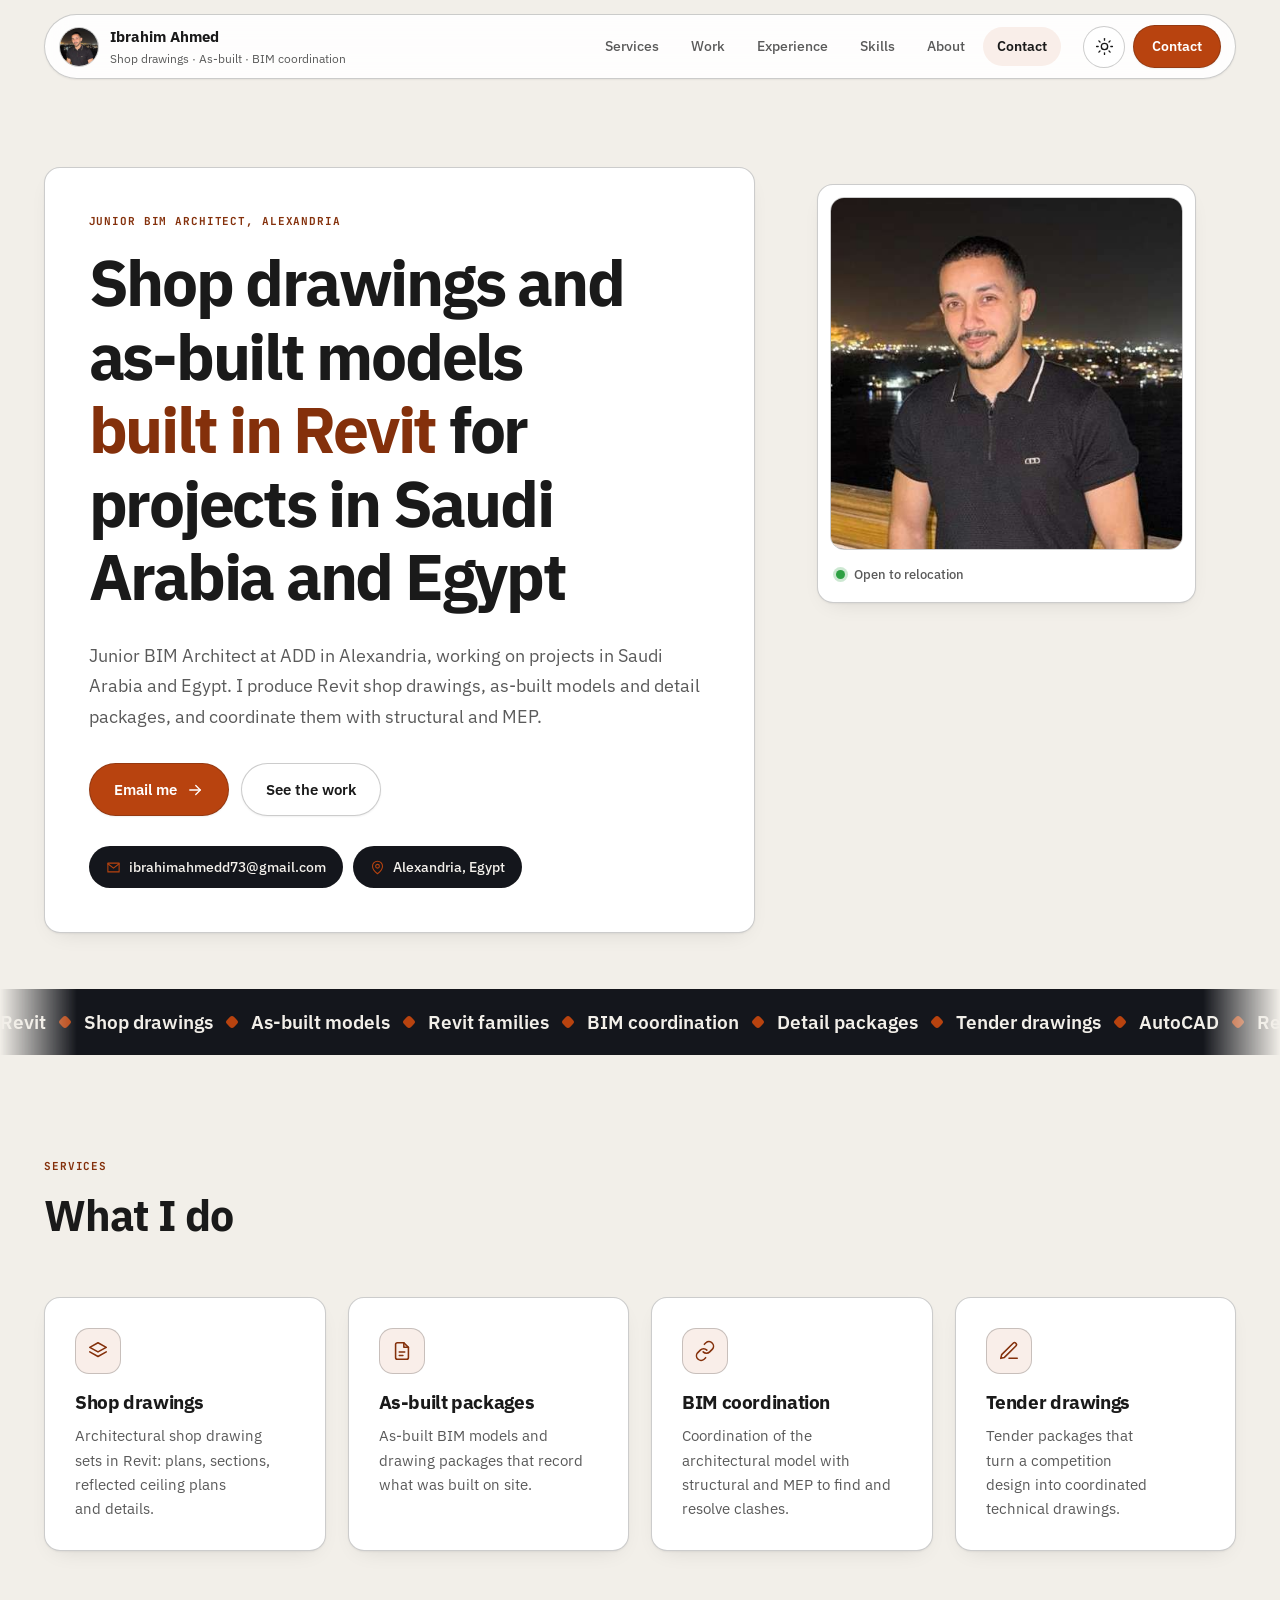
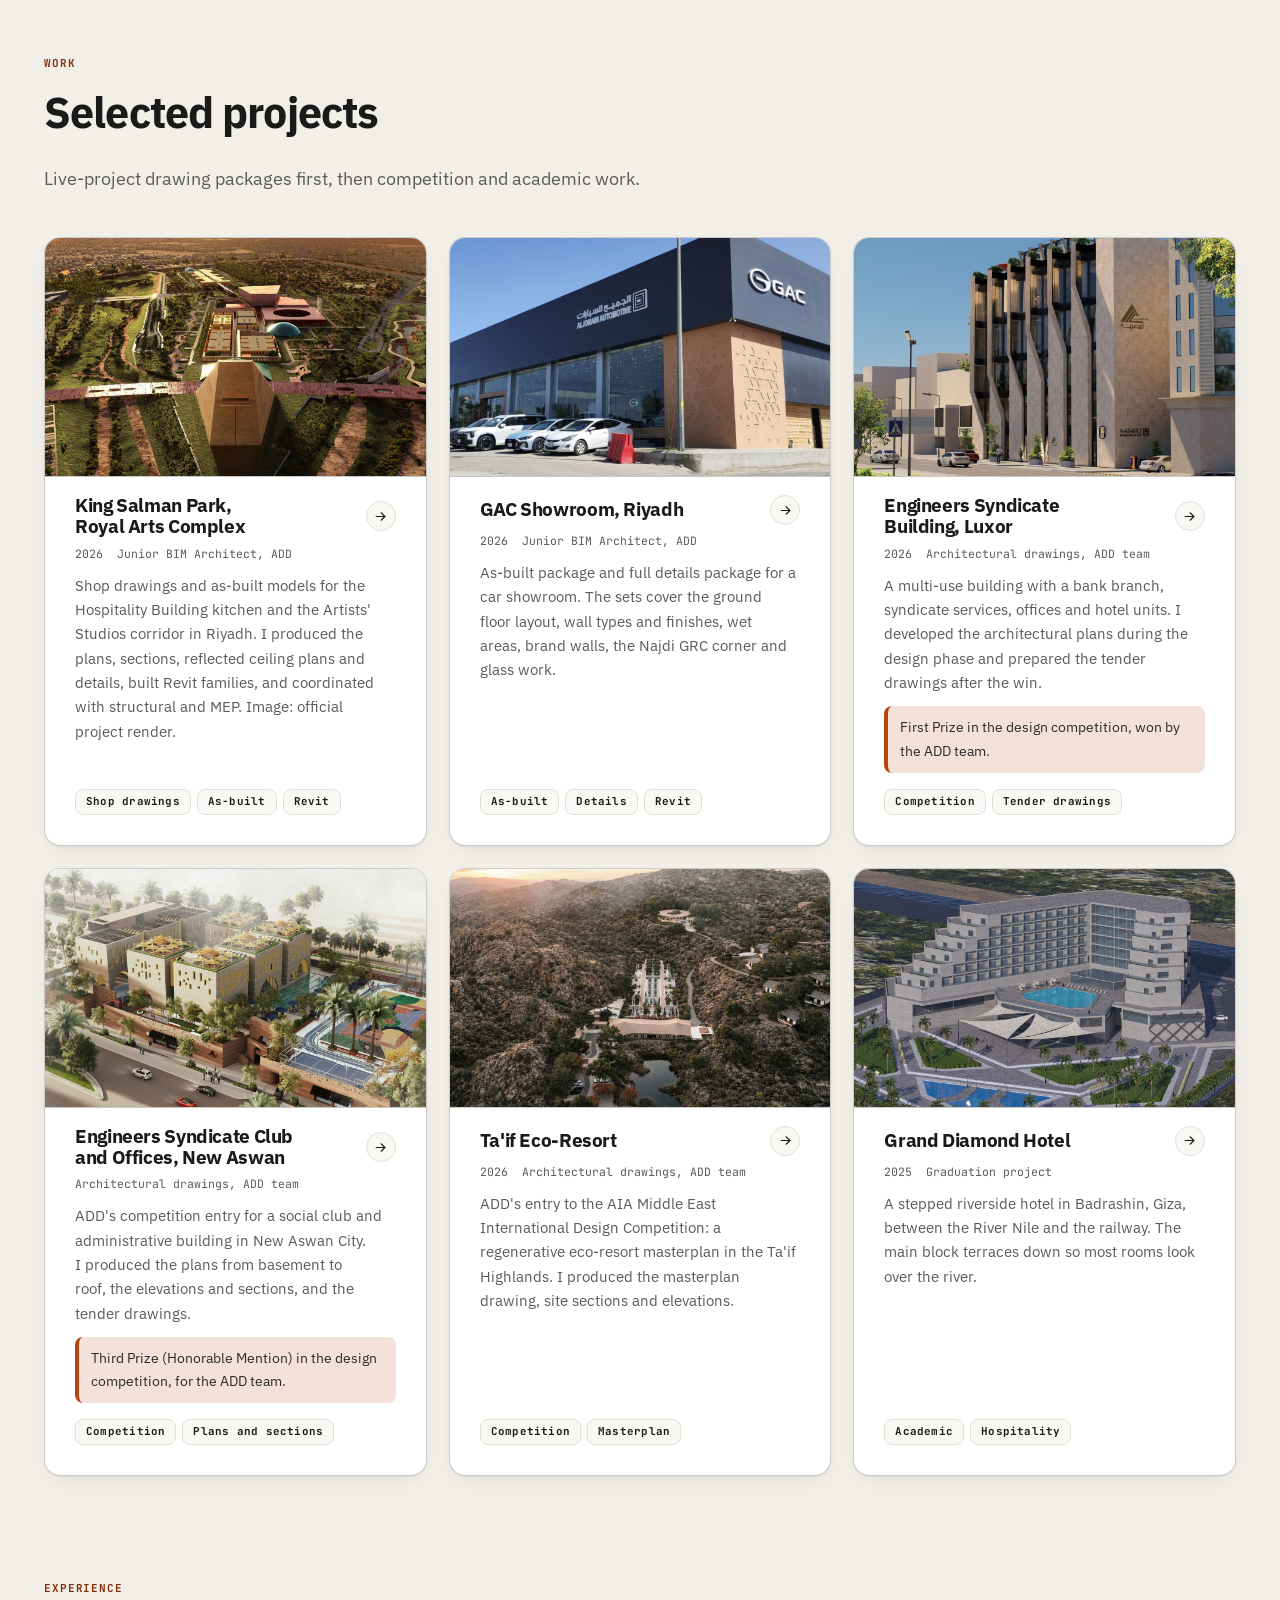
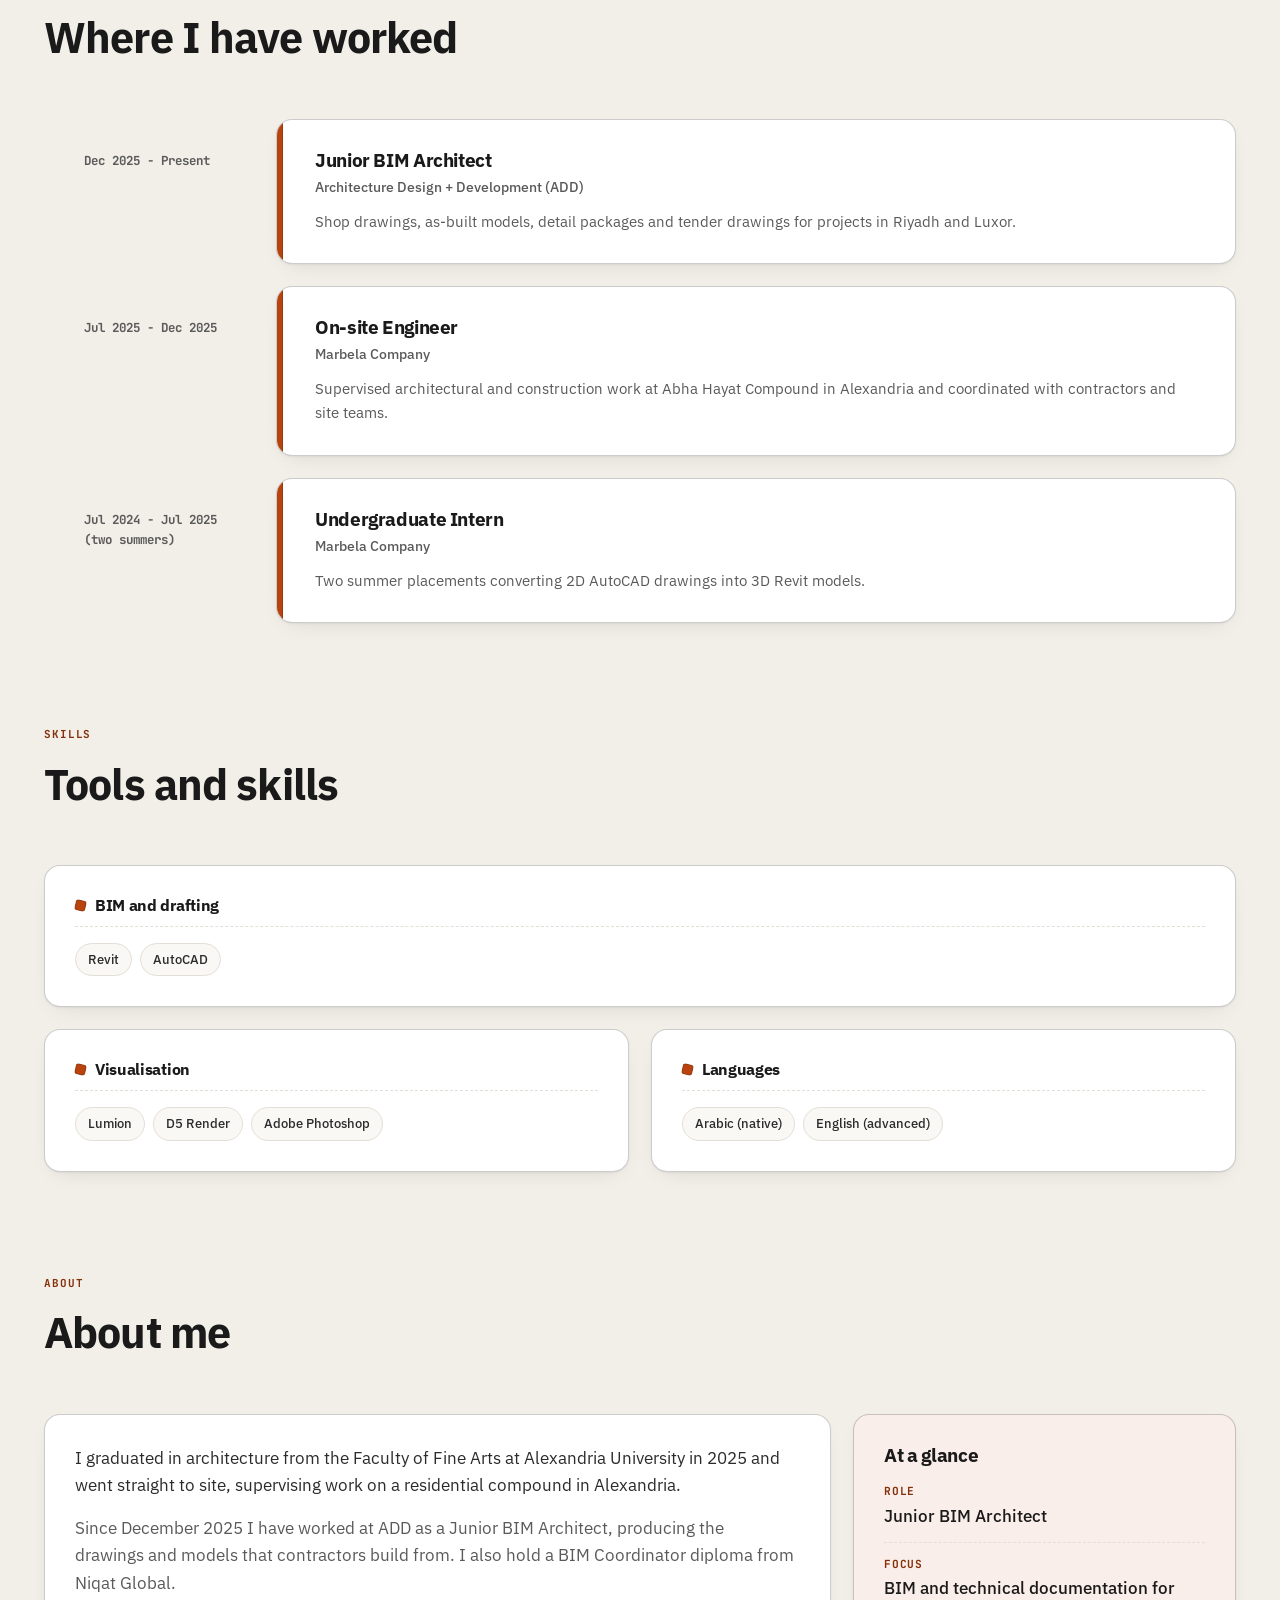
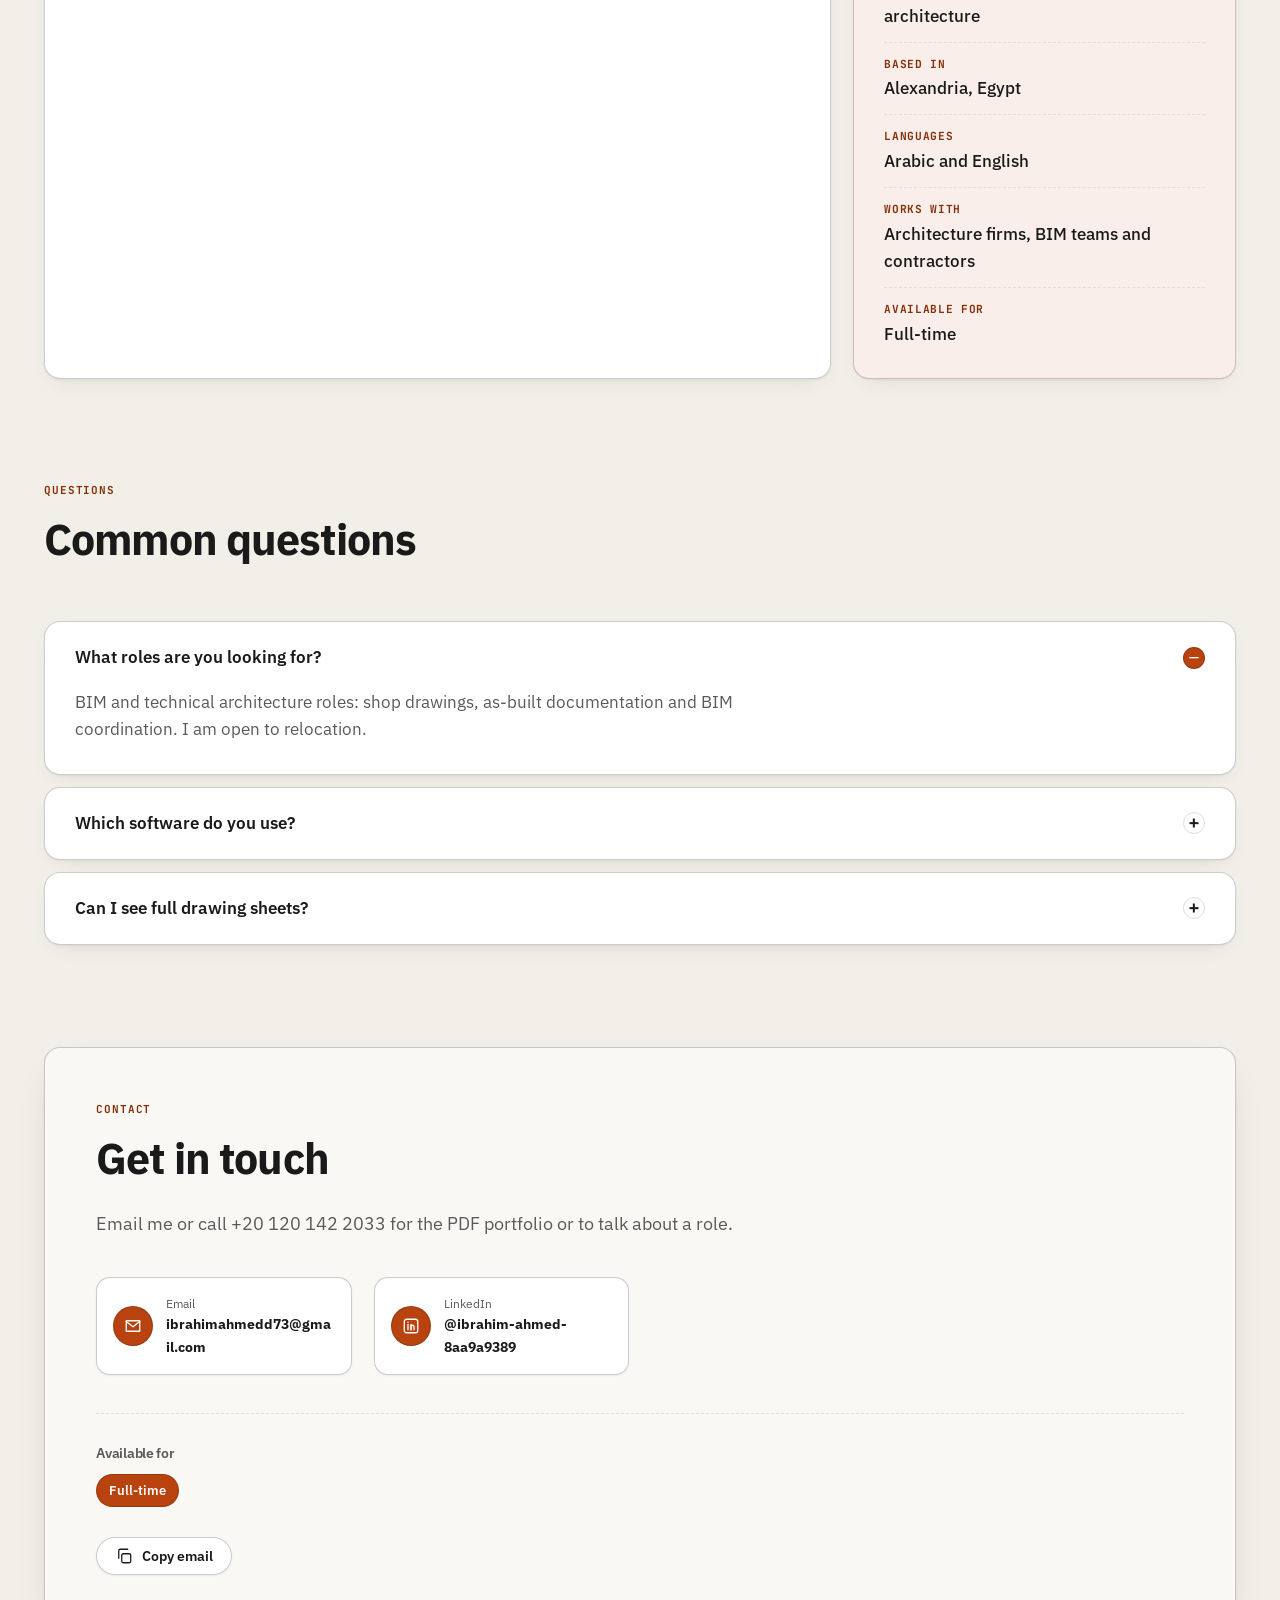
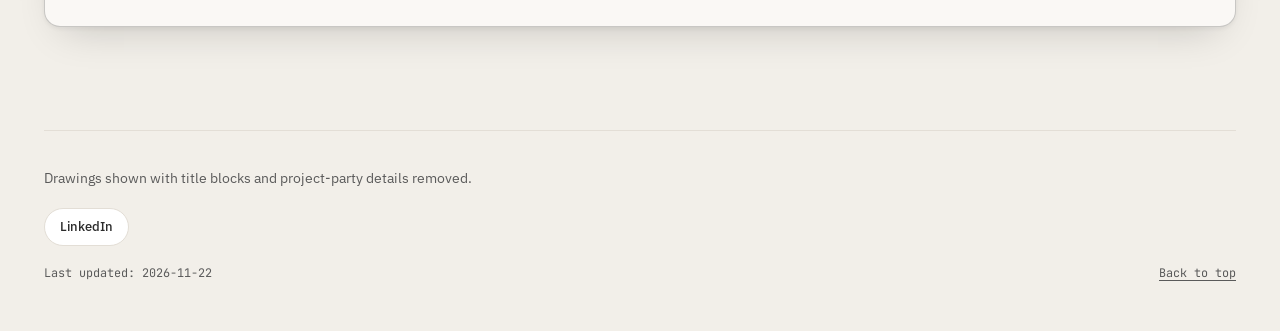
<file: index.html>
<!DOCTYPE html>
<html lang="en" dir="ltr" data-style="calm" data-archetype="other" style="--brand:#b8430f;--brand-ink:#ffffff">
<head>
  <meta charset="utf-8">
  <meta name="viewport" content="width=device-width, initial-scale=1, viewport-fit=cover">
  <title>Ibrahim Ahmed | Junior BIM Architect</title>
  <meta name="description" content="Ibrahim Ahmed, Junior BIM Architect in Alexandria. Revit shop drawings, as-built models and detail packages for projects in Saudi Arabia and Egypt.">
  <meta name="keywords" content="Ibrahim Ahmed, Junior BIM Architect, BIM and technical documentation for architecture, BIM, Revit, Shop drawings, As-built documentation, BIM coordination, Tender drawings, AutoCAD, Alexandria, Egypt">
  <meta name="author" content="Ibrahim Ahmed">
  <meta name="robots" content="index, follow, max-image-preview:large, max-snippet:-1, max-video-preview:-1">
  <meta name="color-scheme" content="light dark">
  <meta name="theme-color" content="#f2efe9" media="(prefers-color-scheme: light)">
  <meta name="theme-color" content="#0b0d12" media="(prefers-color-scheme: dark)">

  <link rel="canonical" href="https://ibrahim-ahmed-a.github.io/Portfolio/">

  <meta property="og:type" content="profile">
  <meta property="og:site_name" content="Ibrahim Ahmed">
  <meta property="og:locale" content="en_US">
  
  <meta property="og:title" content="Ibrahim Ahmed | Junior BIM Architect">
  <meta property="og:description" content="Ibrahim Ahmed, Junior BIM Architect in Alexandria. Revit shop drawings, as-built models and detail packages for projects in Saudi Arabia and Egypt.">
  <meta property="og:url" content="https://ibrahim-ahmed-a.github.io/Portfolio/">
  <meta property="og:image" content="https://ibrahim-ahmed-a.github.io/Portfolio/assets/avatar.jpg">
  
  <meta property="og:image:alt" content="Ibrahim Ahmed, Junior BIM Architect">
  <meta property="profile:first_name" content="Ibrahim">
  <meta property="profile:last_name" content="Ahmed">

  <meta name="twitter:card" content="summary">
  
  <meta name="twitter:title" content="Ibrahim Ahmed | Junior BIM Architect">
  <meta name="twitter:description" content="Ibrahim Ahmed, Junior BIM Architect in Alexandria. Revit shop drawings, as-built models and detail packages for projects in Saudi Arabia and Egypt.">
  <meta name="twitter:image" content="https://ibrahim-ahmed-a.github.io/Portfolio/assets/avatar.jpg">

  <link rel="icon" href="assets/avatar.jpg">
  <link rel="apple-touch-icon" href="assets/avatar.jpg">
  <link rel="manifest" href="site.webmanifest">
  <link rel="help" href="llms.txt" type="text/plain" title="LLM context">
  <link rel="sitemap" type="application/xml" href="sitemap.xml">

  <link rel="preconnect" href="https://fonts.googleapis.com">
  <link rel="preconnect" href="https://fonts.gstatic.com" crossorigin>
  <link rel="stylesheet" href="https://fonts.googleapis.com/css2?family=IBM+Plex+Sans:wght@400;500;600;700&family=JetBrains+Mono:wght@500;700&display=swap">
  <link rel="stylesheet" href="assets/site.css">
  <link rel="preload" as="image" href="assets/avatar.jpg" fetchpriority="high">

  <script type="application/ld+json">{
  "@context": "https://schema.org",
  "@type": "Person",
  "@id": "https://ibrahim-ahmed-a.github.io/Portfolio/#person",
  "name": "Ibrahim Ahmed",
  "alternateName": [
    "ibrahim-ahmed-8aa9a9389"
  ],
  "url": "https://ibrahim-ahmed-a.github.io/Portfolio/",
  "image": "https://ibrahim-ahmed-a.github.io/Portfolio/assets/avatar.jpg",
  "email": "mailto:ibrahimahmedd73@gmail.com",
  "jobTitle": "Junior BIM Architect",
  "description": "Ibrahim Ahmed, Junior BIM Architect in Alexandria. Revit shop drawings, as-built models and detail packages for projects in Saudi Arabia and Egypt.",
  "address": {
    "@type": "PostalAddress",
    "addressLocality": "Alexandria",
    "addressCountry": "EG"
  },
  "knowsLanguage": [
    "ar",
    "en"
  ],
  "knowsAbout": [
    "BIM",
    "Revit",
    "Shop drawings",
    "As-built documentation",
    "BIM coordination",
    "Tender drawings",
    "AutoCAD"
  ],
  "worksFor": {
    "@type": "Organization",
    "name": "Architecture Design + Development (ADD)"
  },
  "alumniOf": [
    {
      "@type": "EducationalOrganization",
      "name": "Alexandria University"
    }
  ],
  "hasOccupation": {
    "@type": "Occupation",
    "name": "Junior BIM Architect",
    "description": "BIM and technical documentation for architecture",
    "occupationLocation": {
      "@type": "Country",
      "name": "Egypt"
    },
    "skills": "Revit, AutoCAD, Lumion, D5 Render, Adobe Photoshop, Arabic (native), English (advanced)"
  },
  "sameAs": [
    "https://www.linkedin.com/in/ibrahim-ahmed-8aa9a9389/"
  ],
  "seeks": {
    "@type": "Demand",
    "name": "Full-time work"
  }
}</script>
  <script type="application/ld+json">{
  "@context": "https://schema.org",
  "@type": "ProfilePage",
  "@id": "https://ibrahim-ahmed-a.github.io/Portfolio/#page",
  "url": "https://ibrahim-ahmed-a.github.io/Portfolio/",
  "name": "Ibrahim Ahmed | Junior BIM Architect",
  "description": "Ibrahim Ahmed, Junior BIM Architect in Alexandria. Revit shop drawings, as-built models and detail packages for projects in Saudi Arabia and Egypt.",
  "inLanguage": "en",
  "dateModified": "2026-11-22",
  "mainEntity": {
    "@id": "https://ibrahim-ahmed-a.github.io/Portfolio/#person"
  },
  "isPartOf": {
    "@type": "WebSite",
    "@id": "https://ibrahim-ahmed-a.github.io/Portfolio/#website",
    "url": "https://ibrahim-ahmed-a.github.io/Portfolio/",
    "name": "Ibrahim Ahmed",
    "inLanguage": [
      "en"
    ]
  }
}</script>
  <script type="application/ld+json">{
  "@context": "https://schema.org",
  "@type": "ItemList",
  "@id": "https://ibrahim-ahmed-a.github.io/Portfolio/#work",
  "name": "Work",
  "numberOfItems": 6,
  "itemListElement": [
    {
      "@type": "ListItem",
      "position": 1,
      "item": {
        "@type": "CreativeWork",
        "name": "King Salman Park, Royal Arts Complex",
        "description": "Shop drawings and as-built models for the Hospitality Building kitchen and the Artists' Studios corridor in Riyadh. I produced the plans, sections, reflected ceiling plans and details, built Revit families, and coordinated with structural and MEP. Image: official project render.",
        "url": "projects/king-salman-park-royal-arts-complex.html",
        "image": "https://ibrahim-ahmed-a.github.io/Portfolio/assets/work/king-salman-park-royal-arts-complex.jpg",
        "dateCreated": "2026",
        "author": {
          "@id": "https://ibrahim-ahmed-a.github.io/Portfolio/#person"
        },
        "keywords": "Shop drawings, As-built, Revit"
      }
    },
    {
      "@type": "ListItem",
      "position": 2,
      "item": {
        "@type": "CreativeWork",
        "name": "GAC Showroom, Riyadh",
        "description": "As-built package and full details package for a car showroom. The sets cover the ground floor layout, wall types and finishes, wet areas, brand walls, the Najdi GRC corner and glass work.",
        "url": "projects/gac-showroom-riyadh.html",
        "image": "https://ibrahim-ahmed-a.github.io/Portfolio/assets/work/gac-showroom-riyadh.jpg",
        "dateCreated": "2026",
        "author": {
          "@id": "https://ibrahim-ahmed-a.github.io/Portfolio/#person"
        },
        "keywords": "As-built, Details, Revit"
      }
    },
    {
      "@type": "ListItem",
      "position": 3,
      "item": {
        "@type": "CreativeWork",
        "name": "Engineers Syndicate Building, Luxor",
        "description": "A multi-use building with a bank branch, syndicate services, offices and hotel units. I developed the architectural plans during the design phase and prepared the tender drawings after the win.",
        "url": "projects/engineers-syndicate-building-luxor.html",
        "image": "https://ibrahim-ahmed-a.github.io/Portfolio/assets/work/engineers-syndicate-building-luxor.jpg",
        "dateCreated": "2026",
        "author": {
          "@id": "https://ibrahim-ahmed-a.github.io/Portfolio/#person"
        },
        "keywords": "Competition, Tender drawings"
      }
    },
    {
      "@type": "ListItem",
      "position": 4,
      "item": {
        "@type": "CreativeWork",
        "name": "Engineers Syndicate Club and Offices, New Aswan",
        "description": "ADD's competition entry for a social club and administrative building in New Aswan City. I produced the plans from basement to roof, the elevations and sections, and the tender drawings.",
        "url": "projects/engineers-syndicate-club-and-offices-new-aswan.html",
        "image": "https://ibrahim-ahmed-a.github.io/Portfolio/assets/work/engineers-syndicate-club-and-offices-new-aswan.jpg",
        "author": {
          "@id": "https://ibrahim-ahmed-a.github.io/Portfolio/#person"
        },
        "keywords": "Competition, Plans and sections"
      }
    },
    {
      "@type": "ListItem",
      "position": 5,
      "item": {
        "@type": "CreativeWork",
        "name": "Ta'if Eco-Resort",
        "description": "ADD's entry to the AIA Middle East International Design Competition: a regenerative eco-resort masterplan in the Ta'if Highlands. I produced the masterplan drawing, site sections and elevations.",
        "url": "projects/taif-eco-resort.html",
        "image": "https://ibrahim-ahmed-a.github.io/Portfolio/assets/work/taif-eco-resort.jpg",
        "dateCreated": "2026",
        "author": {
          "@id": "https://ibrahim-ahmed-a.github.io/Portfolio/#person"
        },
        "keywords": "Competition, Masterplan"
      }
    },
    {
      "@type": "ListItem",
      "position": 6,
      "item": {
        "@type": "CreativeWork",
        "name": "Grand Diamond Hotel",
        "description": "A stepped riverside hotel in Badrashin, Giza, between the River Nile and the railway. The main block terraces down so most rooms look over the river.",
        "url": "projects/grand-diamond-hotel.html",
        "image": "https://ibrahim-ahmed-a.github.io/Portfolio/assets/work/grand-diamond-hotel.jpg",
        "dateCreated": "2025",
        "author": {
          "@id": "https://ibrahim-ahmed-a.github.io/Portfolio/#person"
        },
        "keywords": "Academic, Hospitality"
      }
    }
  ]
}</script>
  <script type="application/ld+json">{
  "@context": "https://schema.org",
  "@type": "FAQPage",
  "@id": "https://ibrahim-ahmed-a.github.io/Portfolio/#faq",
  "inLanguage": "en",
  "mainEntity": [
    {
      "@type": "Question",
      "name": "What roles are you looking for?",
      "acceptedAnswer": {
        "@type": "Answer",
        "text": "BIM and technical architecture roles: shop drawings, as-built documentation and BIM coordination. I am open to relocation."
      }
    },
    {
      "@type": "Question",
      "name": "Which software do you use?",
      "acceptedAnswer": {
        "@type": "Answer",
        "text": "Revit and AutoCAD for documentation, with Lumion, D5 Render and Photoshop for visuals."
      }
    },
    {
      "@type": "Question",
      "name": "Can I see full drawing sheets?",
      "acceptedAnswer": {
        "@type": "Answer",
        "text": "Yes. My PDF portfolio includes selected sheets with title blocks removed. Email me or call +20 120 142 2033 and I will send it."
      }
    }
  ]
}</script>
  <noscript><style>
    @media (max-width: 1220px) {
      .topbar { flex-wrap: wrap; border-radius: var(--r-lg); }
      .nav { position: static; order: 3; flex-basis: 100%; margin-inline: 0; padding: 8px 0 2px; opacity: 1; visibility: visible; transform: none; background: none; border: 0; box-shadow: none; }
      .nav-list { flex-direction: row; flex-wrap: wrap; justify-content: center; }
      .menu-btn { display: none; }
    }
  </style></noscript>
  <script>
    (function () {
      try {
        var saved = localStorage.getItem('pf-theme');
        if (saved === 'light' || saved === 'dark') document.documentElement.dataset.theme = saved;
      } catch (e) {}
    })();
  </script>
  <link rel="stylesheet" href="assets/extra.css">
</head>
<body>
  <a class="skip-link" href="#main">Skip to main content</a>
  <header class="topbar" id="top">
    <a class="brand" href="#top">
      <img class="brand-avatar" src="assets/avatar.jpg" width="40" height="40" alt="" loading="eager" decoding="async">
      <span class="brand-text">
        <strong>Ibrahim Ahmed</strong>
        <small>Shop drawings · As-built · BIM coordination</small>
      </span>
    </a>

    <nav class="nav" id="nav" aria-label="Sections">
      <ul class="nav-list">
        <li><a href="#services" data-nav="services">Services</a></li>
        <li><a href="#work" data-nav="work">Work</a></li>
        <li><a href="#experience" data-nav="experience">Experience</a></li>
        <li><a href="#skills" data-nav="skills">Skills</a></li>
        <li><a href="#about" data-nav="about">About</a></li>
        <li><a href="#contact" data-nav="contact">Contact</a></li>
      </ul>
    </nav>

    <div class="topbar-actions">
      
      <button class="icon-btn" id="theme-toggle" type="button" aria-label="Switch colour theme">
        <svg class="i i-sun" viewBox="0 0 24 24" fill="none" stroke="currentColor" stroke-width="1.7" stroke-linecap="round" stroke-linejoin="round" aria-hidden="true" focusable="false"><circle cx="12" cy="12" r="4"/><path d="M12 2v2"/><path d="M12 20v2"/><path d="m4.9 4.9 1.4 1.4"/><path d="m17.7 17.7 1.4 1.4"/><path d="M2 12h2"/><path d="M20 12h2"/><path d="m4.9 19.1 1.4-1.4"/><path d="m17.7 6.3 1.4-1.4"/></svg><svg class="i i-moon" viewBox="0 0 24 24" fill="none" stroke="currentColor" stroke-width="1.7" stroke-linecap="round" stroke-linejoin="round" aria-hidden="true" focusable="false"><path d="M21 13A9 9 0 1 1 11 3a7 7 0 0 0 10 10Z"/></svg>
      </button>
      <a class="btn btn-primary btn-sm topbar-cta" href="#contact">Contact</a>
      <button class="icon-btn menu-btn" id="menu-toggle" type="button" aria-expanded="false" aria-controls="nav" aria-label="Open menu" data-open="Open menu" data-close="Close menu">
        <svg class="i i-menu" viewBox="0 0 24 24" fill="none" stroke="currentColor" stroke-width="1.7" stroke-linecap="round" stroke-linejoin="round" aria-hidden="true" focusable="false"><path d="M4 7h16"/><path d="M4 12h16"/><path d="M4 17h16"/></svg><svg class="i i-close" viewBox="0 0 24 24" fill="none" stroke="currentColor" stroke-width="1.7" stroke-linecap="round" stroke-linejoin="round" aria-hidden="true" focusable="false"><path d="m6 6 12 12"/><path d="m18 6-12 12"/></svg>
      </button>
    </div>
  </header>

  <main id="main">
    <section class="hero" aria-labelledby="hero-title">
      <div class="hero-main card" data-accent="1">
        <svg class="spark spark-a" viewBox="0 0 24 24" fill="currentColor" aria-hidden="true" focusable="false"><path d="M12 0c.9 6.6 4.5 10.2 12 12-7.5 1.8-11.1 5.4-12 12-.9-6.6-4.5-10.2-12-12C7.5 10.2 11.1 6.6 12 0Z"/></svg><svg class="spark spark-b" viewBox="0 0 24 24" fill="currentColor" aria-hidden="true" focusable="false"><path d="M12 0c.9 6.6 4.5 10.2 12 12-7.5 1.8-11.1 5.4-12 12-.9-6.6-4.5-10.2-12-12C7.5 10.2 11.1 6.6 12 0Z"/></svg>
        
        <p class="kicker"><span>Junior BIM Architect, Alexandria</span></p>
        <h1 class="hero-title" id="hero-title">Shop drawings and as-built models <mark class="mark">built in Revit</mark> for projects in Saudi Arabia and Egypt</h1>
        <p class="hero-lede">Junior BIM Architect at ADD in Alexandria, working on projects in Saudi Arabia and Egypt. I produce Revit shop drawings, as-built models and detail packages, and coordinate them with structural and MEP.</p>
        <div class="hero-actions">
          <a class="btn btn-primary" href="#contact">Email me<svg class="i i-arrow" viewBox="0 0 24 24" fill="none" stroke="currentColor" stroke-width="1.7" stroke-linecap="round" stroke-linejoin="round" aria-hidden="true" focusable="false"><path d="M5 12h14"/><path d="m13 6 6 6-6 6"/></svg></a>
          <a class="btn btn-ghost" href="#work">See the work</a>
        </div>
        <div class="pill-row">
          <a class="pill pill-dark" href="mailto:ibrahimahmedd73@gmail.com" dir="ltr"><svg class="i" viewBox="0 0 24 24" fill="none" stroke="currentColor" stroke-width="1.7" stroke-linecap="round" stroke-linejoin="round" aria-hidden="true" focusable="false"><path d="M3 5h18v14H3z"/><path d="m3 6 9 7 9-7"/></svg><span>ibrahimahmedd73@gmail.com</span></a>
          <span class="pill pill-dark"><svg class="i" viewBox="0 0 24 24" fill="none" stroke="currentColor" stroke-width="1.7" stroke-linecap="round" stroke-linejoin="round" aria-hidden="true" focusable="false"><path d="M20 10c0 6-8 12-8 12s-8-6-8-12a8 8 0 0 1 16 0Z"/><circle cx="12" cy="10" r="3"/></svg><span>Alexandria, Egypt</span></span>
        </div>
      </div>

      <aside class="hero-side">
        <figure class="card card-portrait">
          <div class="spin-badge" aria-hidden="true">
            <svg viewBox="0 0 120 120" aria-hidden="true" focusable="false">
              <defs><path id="ring-en" d="M60 60m-42 0a42 42 0 1 1 84 0a42 42 0 1 1-84 0"/></defs>
              <text><textPath href="#ring-en" startOffset="0">✦ OPEN TO WORK ✦ FULL-TIME </textPath></text>
            </svg>
            <span class="spin-badge-core"><svg class="i i-arrow" viewBox="0 0 24 24" fill="none" stroke="currentColor" stroke-width="1.7" stroke-linecap="round" stroke-linejoin="round" aria-hidden="true" focusable="false"><path d="M5 12h14"/><path d="m13 6 6 6-6 6"/></svg></span>
          </div>
          <img src="assets/avatar.jpg" width="460" height="460" alt="Portrait of Ibrahim Ahmed" loading="eager" decoding="async" fetchpriority="high">
          <figcaption>
            <span class="status-dot" aria-hidden="true"></span>
            Open to relocation
          </figcaption>
        </figure>
        
      </aside>
    </section>
    
    <section class="marquee" aria-label="Skills">
      <ul class="marquee-track"><li data-accent="1">Revit</li><li data-accent="2">Shop drawings</li><li data-accent="3">As-built models</li><li data-accent="4">Revit families</li><li data-accent="5">BIM coordination</li><li data-accent="6">Detail packages</li><li data-accent="1">Tender drawings</li><li data-accent="2">AutoCAD</li></ul>
      <ul class="marquee-track" aria-hidden="true"><li data-accent="1">Revit</li><li data-accent="2">Shop drawings</li><li data-accent="3">As-built models</li><li data-accent="4">Revit families</li><li data-accent="5">BIM coordination</li><li data-accent="6">Detail packages</li><li data-accent="1">Tender drawings</li><li data-accent="2">AutoCAD</li></ul>
    </section>
    <section class="section" id="services" aria-labelledby="services-head">
      <header class="section-head" id="services-head">
        <p class="kicker"><span>Services</span></p>
        <h2 class="section-title">What I do<svg class="squiggle" viewBox="0 0 240 12" preserveAspectRatio="none" fill="none" stroke="currentColor" stroke-width="4" stroke-linecap="round" aria-hidden="true" focusable="false"><path d="M2 8c14-8 28 8 42 0s28-8 42 0 28 8 42 0 28-8 42 0 28 8 42 0"/></svg></h2>
        
      </header>
      <div class="grid grid-4">
        <article class="card card-cap" data-accent="1">
          <span class="cap-icon" aria-hidden="true"><svg class="i" viewBox="0 0 24 24" fill="none" stroke="currentColor" stroke-width="1.7" stroke-linecap="round" stroke-linejoin="round" aria-hidden="true" focusable="false"><path d="m12 3 9 5-9 5-9-5Z"/><path d="m3 13 9 5 9-5"/></svg></span>
          <h3 class="card-title">Shop drawings</h3>
          <p class="card-body">Architectural shop drawing sets in Revit: plans, sections, reflected ceiling plans and details.</p>
        </article>
        <article class="card card-cap" data-accent="2">
          <span class="cap-icon" aria-hidden="true"><svg class="i" viewBox="0 0 24 24" fill="none" stroke="currentColor" stroke-width="1.7" stroke-linecap="round" stroke-linejoin="round" aria-hidden="true" focusable="false"><path d="M14 3H7a2 2 0 0 0-2 2v14a2 2 0 0 0 2 2h10a2 2 0 0 0 2-2V8Z"/><path d="M14 3v5h5"/><path d="M9 13h6"/><path d="M9 17h4"/></svg></span>
          <h3 class="card-title">As-built packages</h3>
          <p class="card-body">As-built BIM models and drawing packages that record what was built on site.</p>
        </article>
        <article class="card card-cap" data-accent="3">
          <span class="cap-icon" aria-hidden="true"><svg class="i" viewBox="0 0 24 24" fill="none" stroke="currentColor" stroke-width="1.7" stroke-linecap="round" stroke-linejoin="round" aria-hidden="true" focusable="false"><path d="M10 13a5 5 0 0 0 7.1 0l3-3A5 5 0 0 0 13 3l-1.7 1.7"/><path d="M14 11a5 5 0 0 0-7.1 0l-3 3A5 5 0 0 0 11 21l1.7-1.7"/></svg></span>
          <h3 class="card-title">BIM coordination</h3>
          <p class="card-body">Coordination of the architectural model with structural and MEP to find and resolve clashes.</p>
        </article>
        <article class="card card-cap" data-accent="4">
          <span class="cap-icon" aria-hidden="true"><svg class="i" viewBox="0 0 24 24" fill="none" stroke="currentColor" stroke-width="1.7" stroke-linecap="round" stroke-linejoin="round" aria-hidden="true" focusable="false"><path d="M12 20h9"/><path d="M16.5 3.5a2.1 2.1 0 0 1 3 3L7 19l-4 1 1-4Z"/></svg></span>
          <h3 class="card-title">Tender drawings</h3>
          <p class="card-body">Tender packages that turn a competition design into coordinated technical drawings.</p>
        </article>
      </div>
    </section>
    <section class="section" id="work" aria-labelledby="work-head">
      <header class="section-head" id="work-head">
        <p class="kicker"><span>Work</span></p>
        <h2 class="section-title">Selected projects<svg class="squiggle" viewBox="0 0 240 12" preserveAspectRatio="none" fill="none" stroke="currentColor" stroke-width="4" stroke-linecap="round" aria-hidden="true" focusable="false"><path d="M2 8c14-8 28 8 42 0s28-8 42 0 28 8 42 0 28-8 42 0 28 8 42 0"/></svg></h2>
        <p class="section-lede">Live-project drawing packages first, then competition and academic work.</p>
      </header>
      <div class="grid grid-3">
        <article class="card card-project" data-accent="1">
          <div class="work-media"><img src="assets/work/king-salman-park-royal-arts-complex.jpg" alt="Aerial render of the Royal Arts Complex at King Salman Park in Riyadh" width="800" height="500" loading="lazy" decoding="async"></div>
          <a class="project-link" href="projects/king-salman-park-royal-arts-complex.html"><h3 class="card-title">King Salman Park, Royal Arts Complex<span class="project-go" aria-hidden="true"><svg class="i i-arrow" viewBox="0 0 24 24" fill="none" stroke="currentColor" stroke-width="1.7" stroke-linecap="round" stroke-linejoin="round" aria-hidden="true" focusable="false"><path d="M5 12h14"/><path d="m13 6 6 6-6 6"/></svg></span></h3></a>
          <p class="work-meta"><span>2026</span><span>Junior BIM Architect, ADD</span></p>
          <p class="card-body">Shop drawings and as-built models for the Hospitality Building kitchen and the Artists&#39; Studios corridor in Riyadh. I produced the plans, sections, reflected ceiling plans and details, built Revit families, and coordinated with structural and MEP. Image: official project render.</p>
          
          <ul class="tag-row"><li class="tag">Shop drawings</li><li class="tag">As-built</li><li class="tag">Revit</li></ul>
        </article>
        <article class="card card-project" data-accent="2">
          <div class="work-media"><img src="assets/work/gac-showroom-riyadh.jpg" alt="Street view of the completed car showroom" width="800" height="500" loading="lazy" decoding="async"></div>
          <a class="project-link" href="projects/gac-showroom-riyadh.html"><h3 class="card-title">GAC Showroom, Riyadh<span class="project-go" aria-hidden="true"><svg class="i i-arrow" viewBox="0 0 24 24" fill="none" stroke="currentColor" stroke-width="1.7" stroke-linecap="round" stroke-linejoin="round" aria-hidden="true" focusable="false"><path d="M5 12h14"/><path d="m13 6 6 6-6 6"/></svg></span></h3></a>
          <p class="work-meta"><span>2026</span><span>Junior BIM Architect, ADD</span></p>
          <p class="card-body">As-built package and full details package for a car showroom. The sets cover the ground floor layout, wall types and finishes, wet areas, brand walls, the Najdi GRC corner and glass work.</p>
          
          <ul class="tag-row"><li class="tag">As-built</li><li class="tag">Details</li><li class="tag">Revit</li></ul>
        </article>
        <article class="card card-project" data-accent="3">
          <div class="work-media"><img src="assets/work/engineers-syndicate-building-luxor.jpg" alt="Render of a stone building with folded vertical fins on a street in Luxor" width="800" height="500" loading="lazy" decoding="async"></div>
          <a class="project-link" href="projects/engineers-syndicate-building-luxor.html"><h3 class="card-title">Engineers Syndicate Building, Luxor<span class="project-go" aria-hidden="true"><svg class="i i-arrow" viewBox="0 0 24 24" fill="none" stroke="currentColor" stroke-width="1.7" stroke-linecap="round" stroke-linejoin="round" aria-hidden="true" focusable="false"><path d="M5 12h14"/><path d="m13 6 6 6-6 6"/></svg></span></h3></a>
          <p class="work-meta"><span>2026</span><span>Architectural drawings, ADD team</span></p>
          <p class="card-body">A multi-use building with a bank branch, syndicate services, offices and hotel units. I developed the architectural plans during the design phase and prepared the tender drawings after the win.</p>
          <p class="work-outcome">First Prize in the design competition, won by the ADD team.</p>
          <ul class="tag-row"><li class="tag">Competition</li><li class="tag">Tender drawings</li></ul>
        </article>
        <article class="card card-project" data-accent="4">
          <div class="work-media"><img src="assets/work/engineers-syndicate-club-and-offices-new-aswan.jpg" alt="Aerial render of a club and office complex with courtyards and sports courts" width="800" height="500" loading="lazy" decoding="async"></div>
          <a class="project-link" href="projects/engineers-syndicate-club-and-offices-new-aswan.html"><h3 class="card-title">Engineers Syndicate Club and Offices, New Aswan<span class="project-go" aria-hidden="true"><svg class="i i-arrow" viewBox="0 0 24 24" fill="none" stroke="currentColor" stroke-width="1.7" stroke-linecap="round" stroke-linejoin="round" aria-hidden="true" focusable="false"><path d="M5 12h14"/><path d="m13 6 6 6-6 6"/></svg></span></h3></a>
          <p class="work-meta"><span>Architectural drawings, ADD team</span></p>
          <p class="card-body">ADD&#39;s competition entry for a social club and administrative building in New Aswan City. I produced the plans from basement to roof, the elevations and sections, and the tender drawings.</p>
          <p class="work-outcome">Third Prize (Honorable Mention) in the design competition, for the ADD team.</p>
          <ul class="tag-row"><li class="tag">Competition</li><li class="tag">Plans and sections</li></ul>
        </article>
        <article class="card card-project" data-accent="5">
          <div class="work-media"><img src="assets/work/taif-eco-resort.jpg" alt="Aerial render of a resort set in a rocky valley" width="800" height="500" loading="lazy" decoding="async"></div>
          <a class="project-link" href="projects/taif-eco-resort.html"><h3 class="card-title">Ta&#39;if Eco-Resort<span class="project-go" aria-hidden="true"><svg class="i i-arrow" viewBox="0 0 24 24" fill="none" stroke="currentColor" stroke-width="1.7" stroke-linecap="round" stroke-linejoin="round" aria-hidden="true" focusable="false"><path d="M5 12h14"/><path d="m13 6 6 6-6 6"/></svg></span></h3></a>
          <p class="work-meta"><span>2026</span><span>Architectural drawings, ADD team</span></p>
          <p class="card-body">ADD&#39;s entry to the AIA Middle East International Design Competition: a regenerative eco-resort masterplan in the Ta&#39;if Highlands. I produced the masterplan drawing, site sections and elevations.</p>
          
          <ul class="tag-row"><li class="tag">Competition</li><li class="tag">Masterplan</li></ul>
        </article>
        <article class="card card-project" data-accent="6">
          <div class="work-media"><img src="assets/work/grand-diamond-hotel.jpg" alt="Aerial render of a stepped riverside hotel with a pool deck" width="800" height="500" loading="lazy" decoding="async"></div>
          <a class="project-link" href="projects/grand-diamond-hotel.html"><h3 class="card-title">Grand Diamond Hotel<span class="project-go" aria-hidden="true"><svg class="i i-arrow" viewBox="0 0 24 24" fill="none" stroke="currentColor" stroke-width="1.7" stroke-linecap="round" stroke-linejoin="round" aria-hidden="true" focusable="false"><path d="M5 12h14"/><path d="m13 6 6 6-6 6"/></svg></span></h3></a>
          <p class="work-meta"><span>2025</span><span>Graduation project</span></p>
          <p class="card-body">A stepped riverside hotel in Badrashin, Giza, between the River Nile and the railway. The main block terraces down so most rooms look over the river.</p>
          
          <ul class="tag-row"><li class="tag">Academic</li><li class="tag">Hospitality</li></ul>
        </article>
      </div>
      
    </section>
    <section class="section" id="experience" aria-labelledby="experience-head">
      <header class="section-head" id="experience-head">
        <p class="kicker"><span>Experience</span></p>
        <h2 class="section-title">Where I have worked<svg class="squiggle" viewBox="0 0 240 12" preserveAspectRatio="none" fill="none" stroke="currentColor" stroke-width="4" stroke-linecap="round" aria-hidden="true" focusable="false"><path d="M2 8c14-8 28 8 42 0s28-8 42 0 28 8 42 0 28-8 42 0 28 8 42 0"/></svg></h2>
        
      </header>
      <ol class="timeline">
        <li class="timeline-item">
          <p class="timeline-when" dir="ltr"><time>Dec 2025</time> - Present</p>
          <article class="card timeline-card" data-accent="1">
            <h3 class="card-title">Junior BIM Architect</h3>
            <span class="timeline-org">Architecture Design + Development (ADD)</span>
            <p class="card-body">Shop drawings, as-built models, detail packages and tender drawings for projects in Riyadh and Luxor.</p>
          </article>
        </li>
        <li class="timeline-item">
          <p class="timeline-when" dir="ltr"><time>Jul 2025</time> - Dec 2025</p>
          <article class="card timeline-card" data-accent="2">
            <h3 class="card-title">On-site Engineer</h3>
            <span class="timeline-org">Marbela Company</span>
            <p class="card-body">Supervised architectural and construction work at Abha Hayat Compound in Alexandria and coordinated with contractors and site teams.</p>
          </article>
        </li>
        <li class="timeline-item">
          <p class="timeline-when" dir="ltr"><time>Jul 2024</time> - Jul 2025 (two summers)</p>
          <article class="card timeline-card" data-accent="3">
            <h3 class="card-title">Undergraduate Intern</h3>
            <span class="timeline-org">Marbela Company</span>
            <p class="card-body">Two summer placements converting 2D AutoCAD drawings into 3D Revit models.</p>
          </article>
        </li>
      </ol>
    </section>
    <section class="section" id="skills" aria-labelledby="skills-head">
      <header class="section-head" id="skills-head">
        <p class="kicker"><span>Skills</span></p>
        <h2 class="section-title">Tools and skills<svg class="squiggle" viewBox="0 0 240 12" preserveAspectRatio="none" fill="none" stroke="currentColor" stroke-width="4" stroke-linecap="round" aria-hidden="true" focusable="false"><path d="M2 8c14-8 28 8 42 0s28-8 42 0 28 8 42 0 28-8 42 0 28 8 42 0"/></svg></h2>
        
      </header>
      <div class="grid grid-stack">
        <article class="card card-stack" data-accent="1">
          <h3 class="stack-title">BIM and drafting</h3>
          <ul class="chip-row"><li class="chip" dir="auto">Revit</li><li class="chip" dir="auto">AutoCAD</li></ul>
        </article>
        <article class="card card-stack" data-accent="2">
          <h3 class="stack-title">Visualisation</h3>
          <ul class="chip-row"><li class="chip" dir="auto">Lumion</li><li class="chip" dir="auto">D5 Render</li><li class="chip" dir="auto">Adobe Photoshop</li></ul>
        </article>
        <article class="card card-stack" data-accent="3">
          <h3 class="stack-title">Languages</h3>
          <ul class="chip-row"><li class="chip" dir="auto">Arabic (native)</li><li class="chip" dir="auto">English (advanced)</li></ul>
        </article>
      </div>
    </section>

    <section class="section" id="about" aria-labelledby="about-head">
      <header class="section-head" id="about-head">
        <p class="kicker"><span>About</span></p>
        <h2 class="section-title">About me<svg class="squiggle" viewBox="0 0 240 12" preserveAspectRatio="none" fill="none" stroke="currentColor" stroke-width="4" stroke-linecap="round" aria-hidden="true" focusable="false"><path d="M2 8c14-8 28 8 42 0s28-8 42 0 28 8 42 0 28-8 42 0 28 8 42 0"/></svg></h2>
        
      </header>
      <div class="bg-grid">
        <div class="card card-prose">
          <p>I graduated in architecture from the Faculty of Fine Arts at Alexandria University in 2025 and went straight to site, supervising work on a residential compound in Alexandria.</p>
          <p>Since December 2025 I have worked at ADD as a Junior BIM Architect, producing the drawings and models that contractors build from. I also hold a BIM Coordinator diploma from Niqat Global.</p>
        </div>
        <div class="card card-facts">
          <h3 class="card-title">At a glance</h3>
          <dl class="facts">
            <div><dt>Role</dt><dd>Junior BIM Architect</dd></div>
            <div><dt>Focus</dt><dd>BIM and technical documentation for architecture</dd></div>
            <div><dt>Based in</dt><dd>Alexandria, Egypt</dd></div>
            <div><dt>Languages</dt><dd>Arabic and English</dd></div>
            <div><dt>Works with</dt><dd>Architecture firms, BIM teams and contractors</dd></div>
            <div><dt>Available for</dt><dd>Full-time</dd></div>
          </dl>
        </div>
        
      </div>
    </section>
    <section class="section" id="faq" aria-labelledby="faq-head">
      <header class="section-head" id="faq-head">
        <p class="kicker"><span>Questions</span></p>
        <h2 class="section-title">Common questions<svg class="squiggle" viewBox="0 0 240 12" preserveAspectRatio="none" fill="none" stroke="currentColor" stroke-width="4" stroke-linecap="round" aria-hidden="true" focusable="false"><path d="M2 8c14-8 28 8 42 0s28-8 42 0 28 8 42 0 28-8 42 0 28 8 42 0"/></svg></h2>
        
      </header>
      <div class="faq-list">
        <details class="card card-faq" open>
          <summary><span>What roles are you looking for?</span><span class="faq-mark" aria-hidden="true"></span></summary>
          <p>BIM and technical architecture roles: shop drawings, as-built documentation and BIM coordination. I am open to relocation.</p>
        </details>
        <details class="card card-faq">
          <summary><span>Which software do you use?</span><span class="faq-mark" aria-hidden="true"></span></summary>
          <p>Revit and AutoCAD for documentation, with Lumion, D5 Render and Photoshop for visuals.</p>
        </details>
        <details class="card card-faq">
          <summary><span>Can I see full drawing sheets?</span><span class="faq-mark" aria-hidden="true"></span></summary>
          <p>Yes. My PDF portfolio includes selected sheets with title blocks removed. Email me or call +20 120 142 2033 and I will send it.</p>
        </details>
      </div>
    </section>
    <section class="section" id="contact" aria-labelledby="contact-head">
      <div class="card card-contact" data-accent="1">
        <svg class="spark spark-c" viewBox="0 0 24 24" fill="currentColor" aria-hidden="true" focusable="false"><path d="M12 0c.9 6.6 4.5 10.2 12 12-7.5 1.8-11.1 5.4-12 12-.9-6.6-4.5-10.2-12-12C7.5 10.2 11.1 6.6 12 0Z"/></svg><svg class="spark spark-d" viewBox="0 0 24 24" fill="currentColor" aria-hidden="true" focusable="false"><path d="M12 0c.9 6.6 4.5 10.2 12 12-7.5 1.8-11.1 5.4-12 12-.9-6.6-4.5-10.2-12-12C7.5 10.2 11.1 6.6 12 0Z"/></svg>
        <p class="kicker"><span>Contact</span></p>
        <h2 class="section-title" id="contact-head">Get in touch</h2>
        <p class="section-lede">Email me or call +20 120 142 2033 for the PDF portfolio or to talk about a role.</p>

        <div class="contact-grid">
          <a class="contact-card" data-accent="1" href="mailto:ibrahimahmedd73@gmail.com">
            <span class="contact-icon" aria-hidden="true"><svg class="i" viewBox="0 0 24 24" fill="none" stroke="currentColor" stroke-width="1.7" stroke-linecap="round" stroke-linejoin="round" aria-hidden="true" focusable="false"><path d="M3 5h18v14H3z"/><path d="m3 6 9 7 9-7"/></svg></span>
            <span class="contact-meta">
              <small>Email</small>
              <strong dir="ltr">ibrahimahmedd73@gmail.com</strong>
            </span>
          </a>
          <a class="contact-card" data-accent="2" href="https://www.linkedin.com/in/ibrahim-ahmed-8aa9a9389/" target="_blank" rel="noopener noreferrer">
            <span class="contact-icon" aria-hidden="true"><svg class="i" viewBox="0 0 24 24" fill="none" stroke="currentColor" stroke-width="1.7" stroke-linecap="round" stroke-linejoin="round" aria-hidden="true" focusable="false"><rect x="3" y="3" width="18" height="18" rx="3"/><path d="M8 10v7"/><path d="M8 7v.01"/><path d="M12 17v-4a2 2 0 0 1 4 0v4"/><path d="M12 10v7"/></svg></span>
            <span class="contact-meta">
              <small>LinkedIn</small>
              <strong dir="ltr">@ibrahim-ahmed-8aa9a9389<span class="sr-only"> (opens in a new tab)</span></strong>
            </span>
          </a>
        </div>

        <div class="availability">
          <div class="availability-block">
            <h3>Available for</h3>
            <ul class="chip-row"><li class="chip chip-solid">Full-time</li></ul>
          </div>
          
        </div>

        <button class="btn btn-ghost btn-sm" id="copy-email" type="button" data-email="ibrahimahmedd73@gmail.com" data-copied="Copied" data-failed="Copy blocked, select it above">
          <svg class="i" viewBox="0 0 24 24" fill="none" stroke="currentColor" stroke-width="1.7" stroke-linecap="round" stroke-linejoin="round" aria-hidden="true" focusable="false"><rect x="9" y="9" width="12" height="12" rx="2"/><path d="M5 15V5a2 2 0 0 1 2-2h10"/></svg><span>Copy email</span>
        </button>
      </div>
    </section>
  </main>

  <footer class="footer">
    <div class="footer-inner">
      <p class="footer-note">Drawings shown with title blocks and project-party details removed.</p>
      <nav class="footer-links" aria-label="Elsewhere">
        <a href="https://www.linkedin.com/in/ibrahim-ahmed-8aa9a9389/" target="_blank" rel="noopener noreferrer me">LinkedIn<span class="sr-only"> (opens in a new tab)</span></a>
      </nav>
      <p class="footer-meta">
        <span>Last updated: <time datetime="2026-11-22">2026-11-22</time></span>
        <a href="#top">Back to top</a>
      </p>
    </div>
  </footer>
  <script src="assets/site.js" defer></script>
  <script src="assets/extra.js" defer></script>
</body>
</html>
</file>
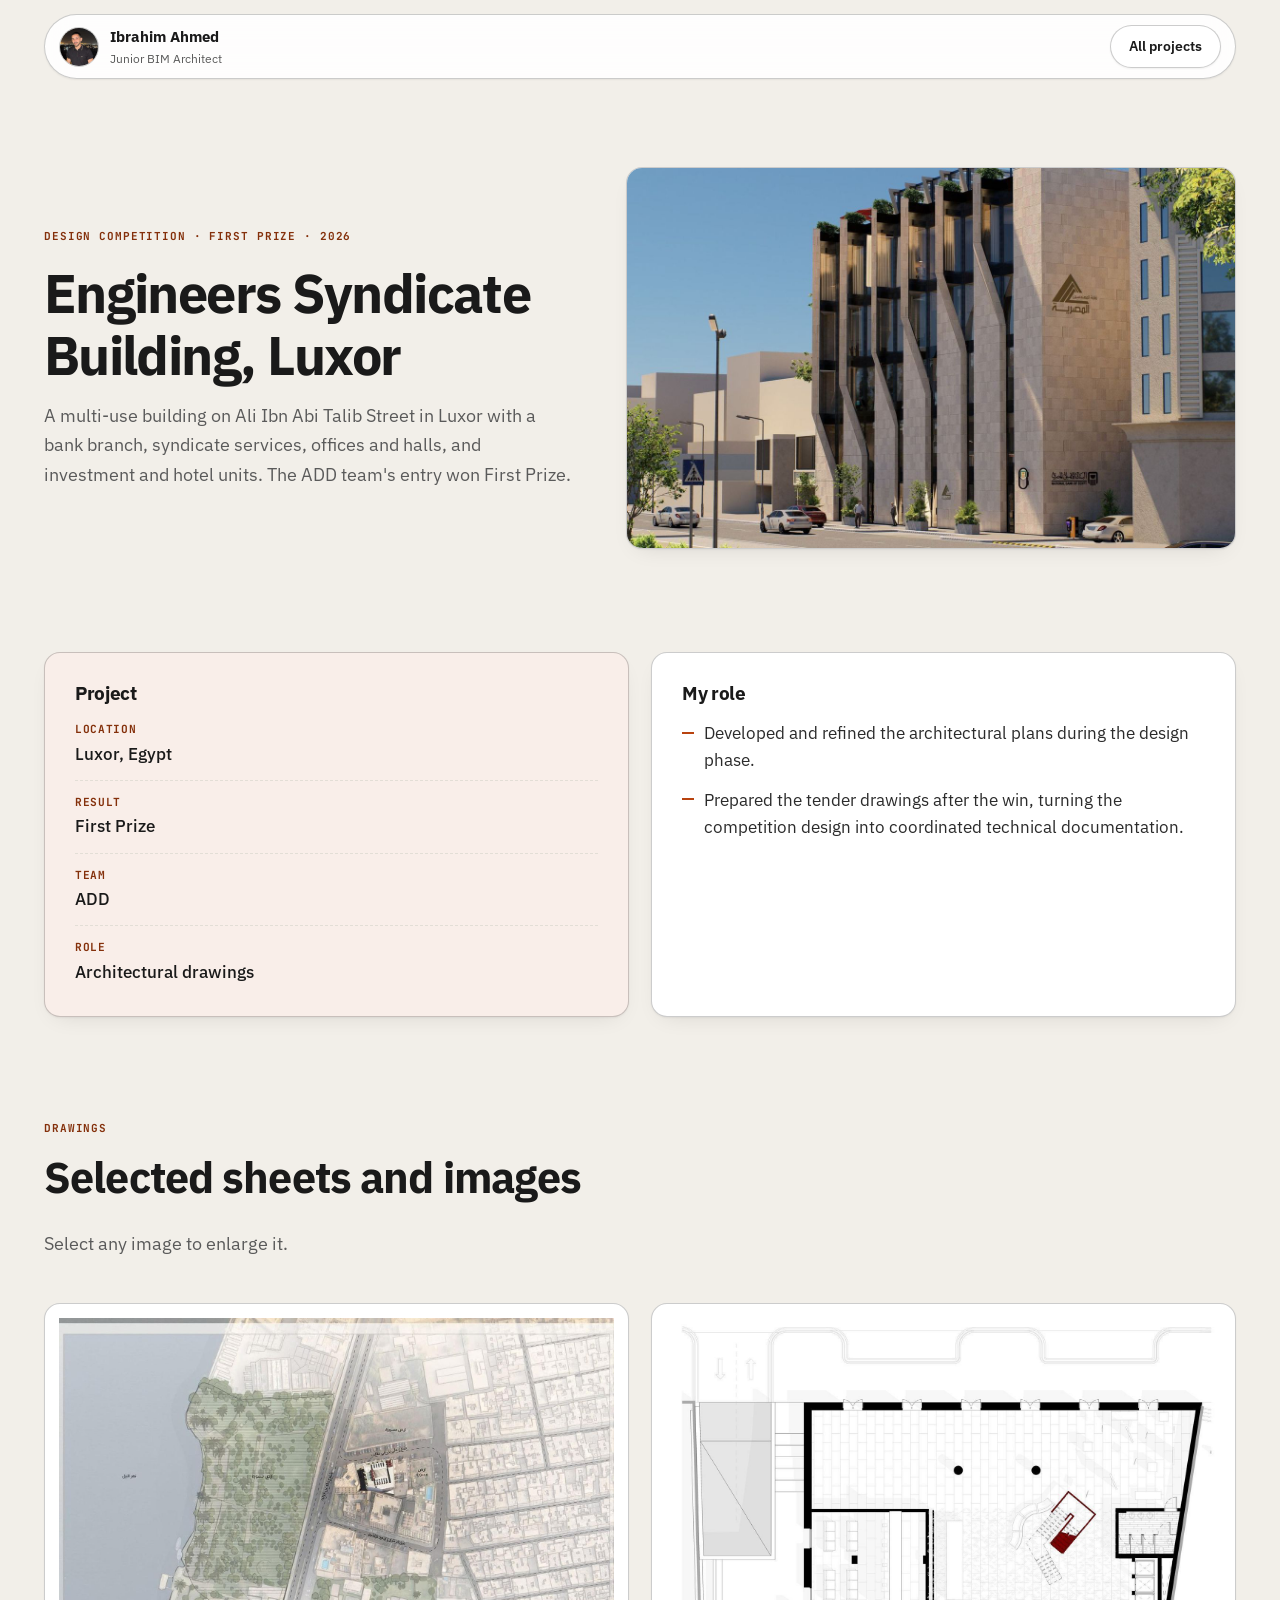
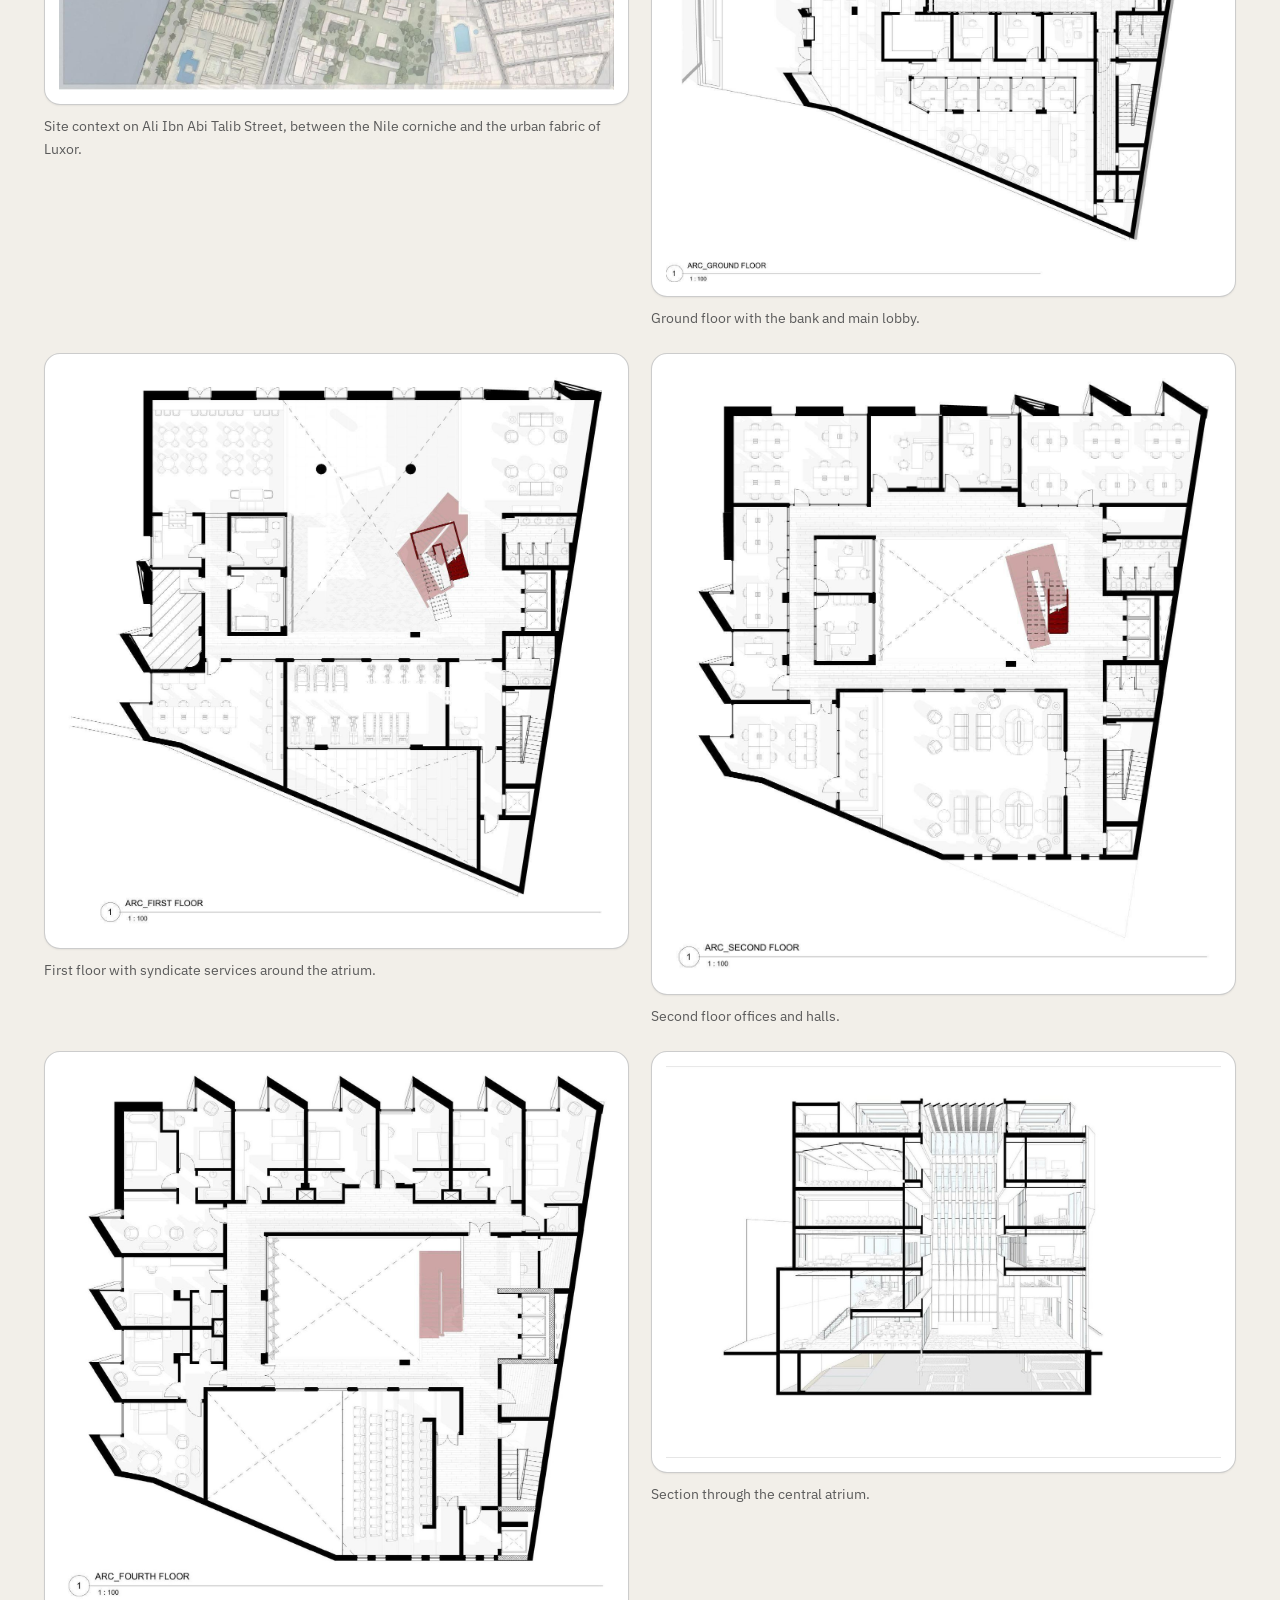
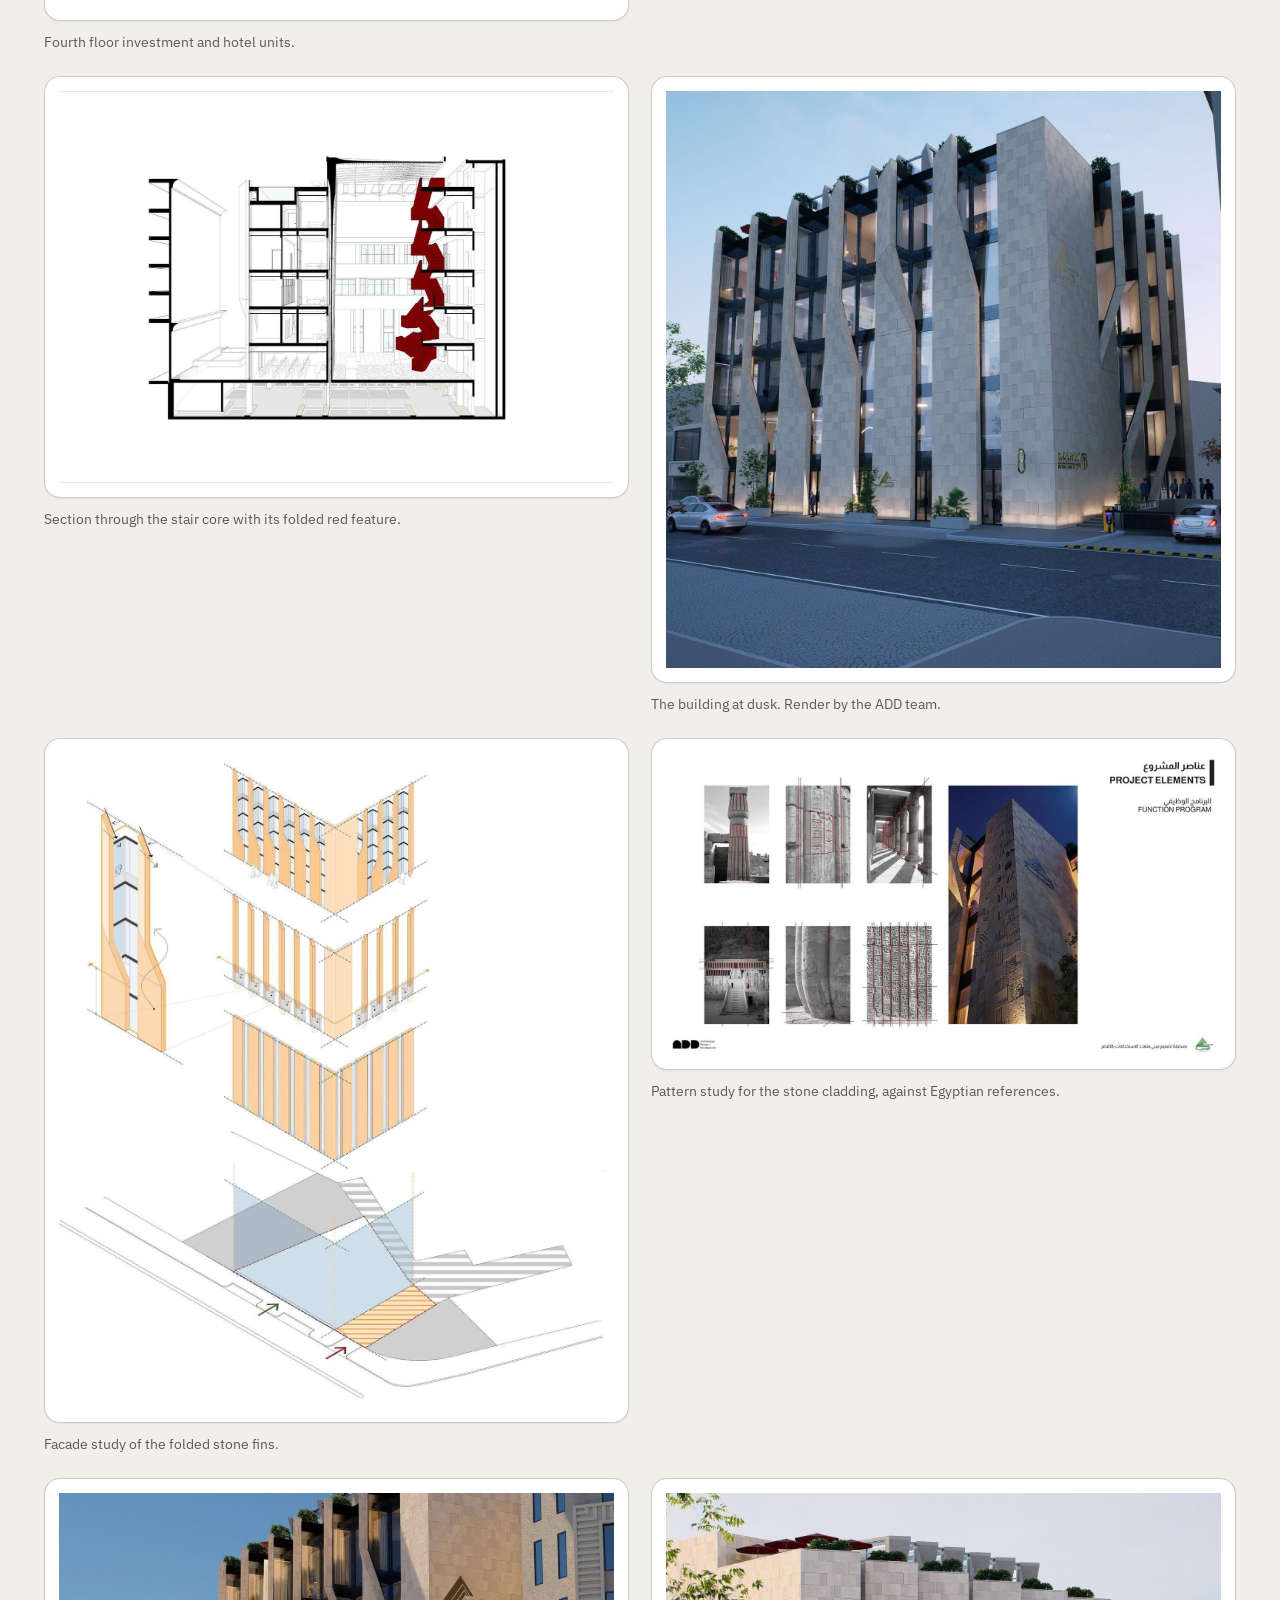
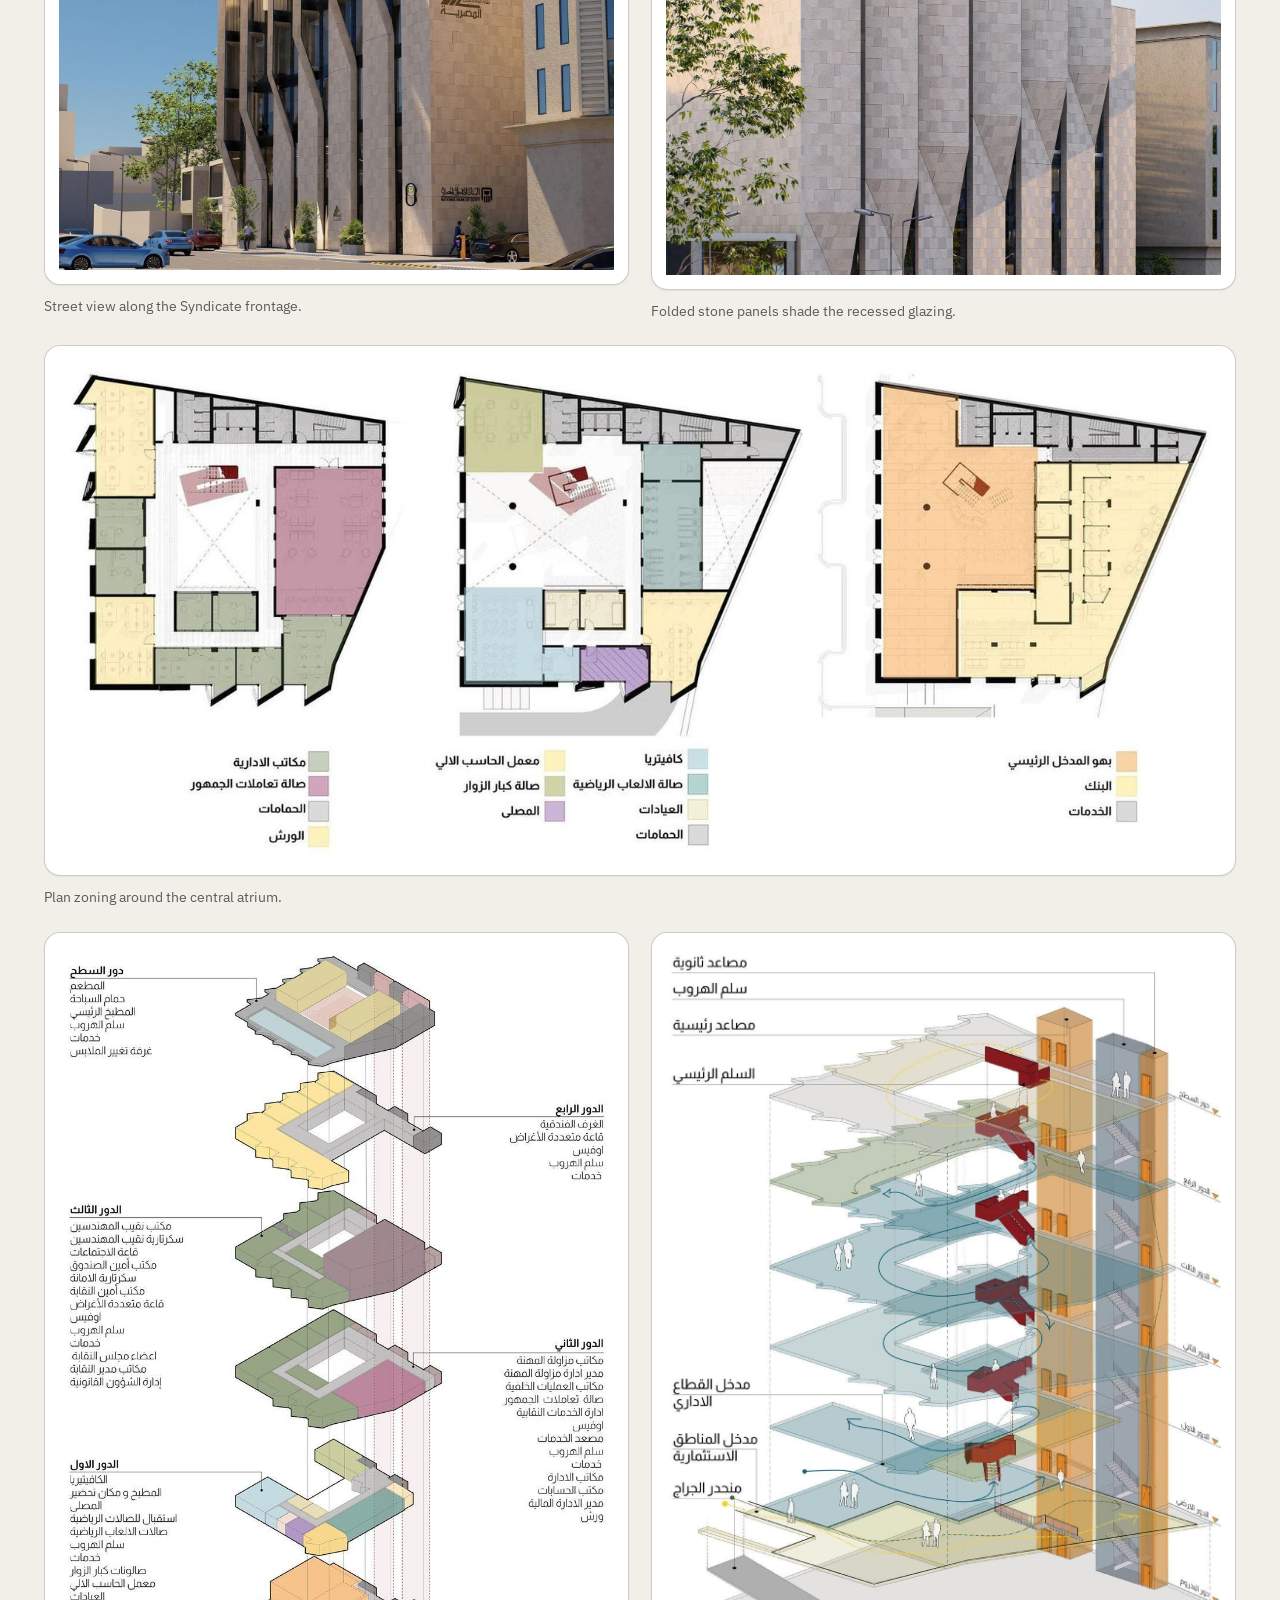
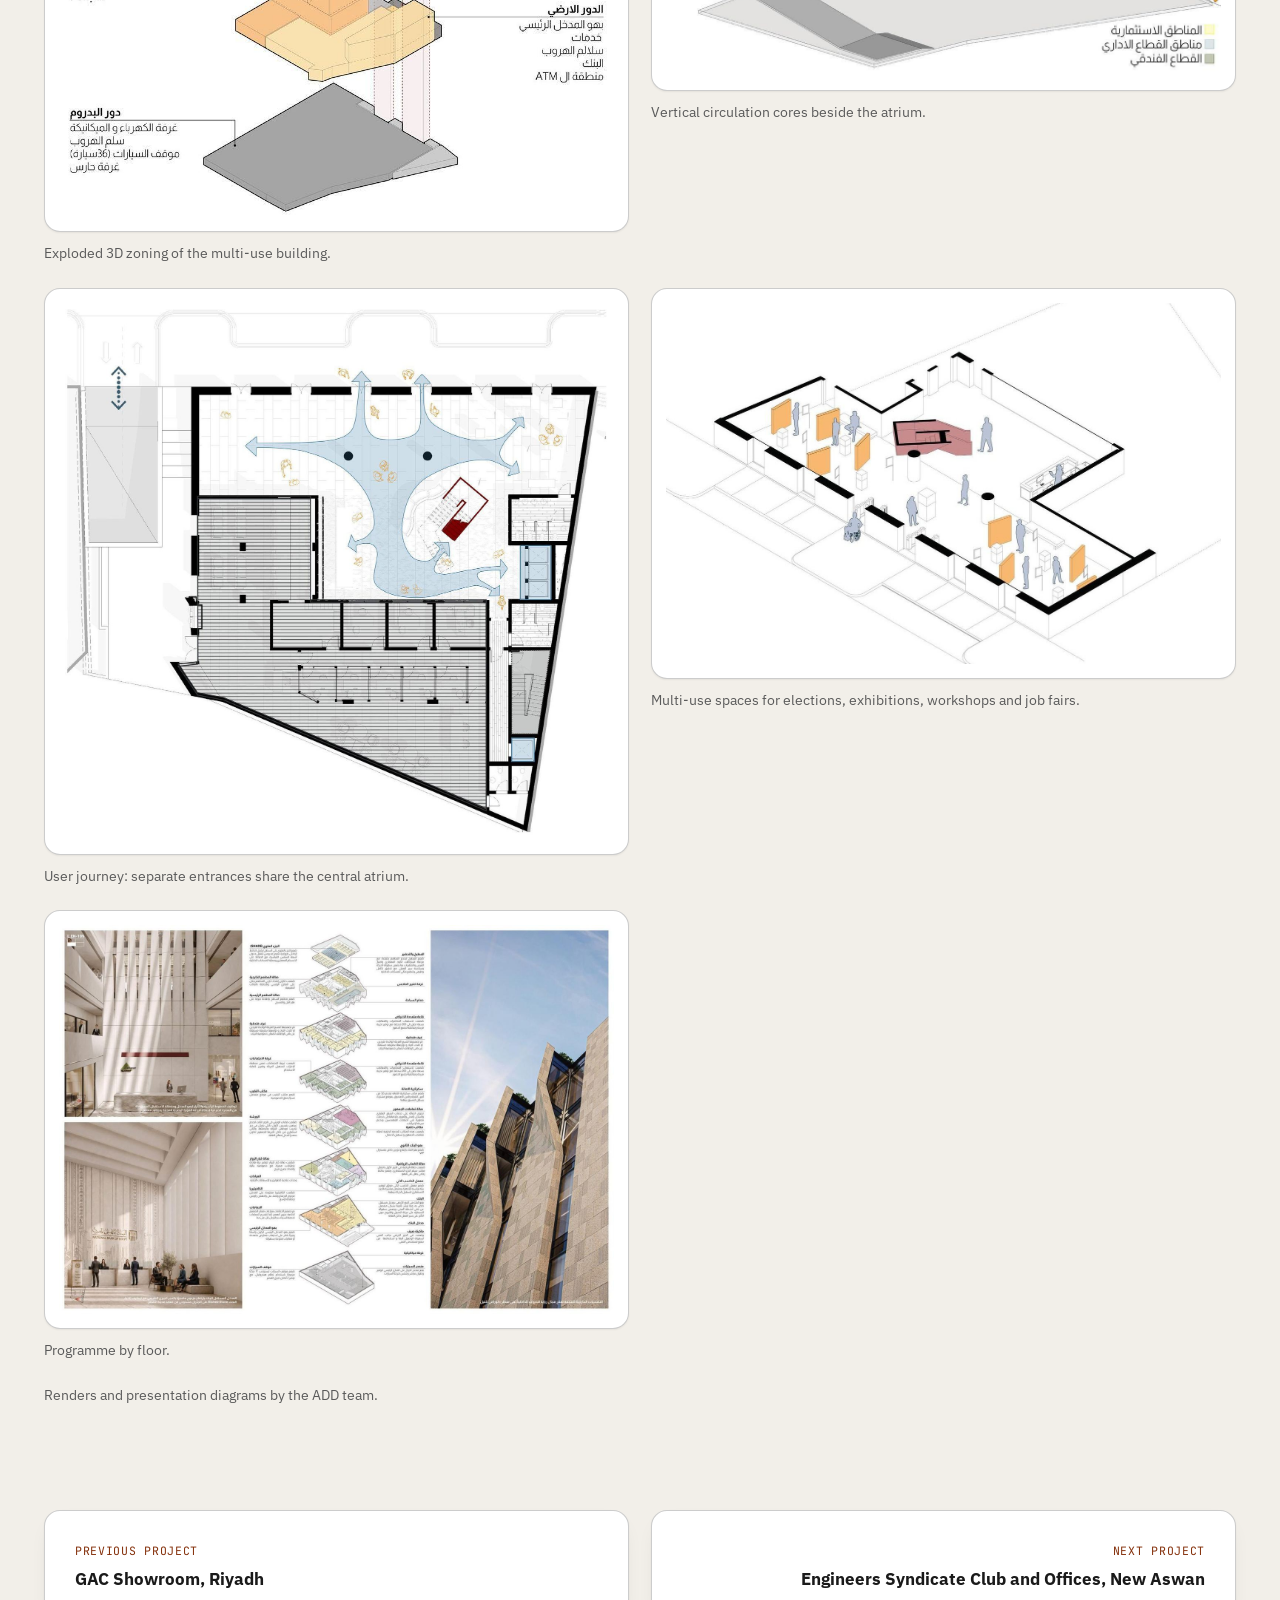
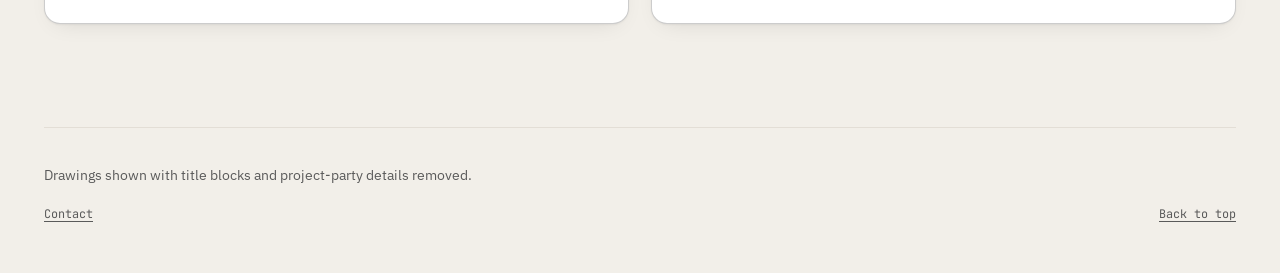
<file: projects/engineers-syndicate-building-luxor.html>
<!doctype html>
<html lang="en" dir="ltr" data-style="calm" data-archetype="other" style="--brand:#b8430f;--brand-ink:#ffffff">
<head>
  <meta charset="utf-8">
  <meta name="viewport" content="width=device-width, initial-scale=1">
  <title>Engineers Syndicate Building, Luxor | Ibrahim Ahmed</title>
  <meta name="description" content="A multi-use building on Ali Ibn Abi Talib Street in Luxor with a bank branch, syndicate services, offices and halls, and investment and hotel units. The ADD t">
  <meta name="author" content="Ibrahim Ahmed">
  <meta name="color-scheme" content="light dark">
  <link rel="canonical" href="https://ibrahim-ahmed-a.github.io/Portfolio/projects/engineers-syndicate-building-luxor.html">
  <meta property="og:title" content="Engineers Syndicate Building, Luxor | Ibrahim Ahmed">
  <meta property="og:description" content="A multi-use building on Ali Ibn Abi Talib Street in Luxor with a bank branch, syndicate services, offices and halls, and investment and hotel units. The ADD t">
  <meta property="og:image" content="https://ibrahim-ahmed-a.github.io/Portfolio/assets/work/engineers-syndicate-building-luxor.jpg">
  <meta property="og:url" content="https://ibrahim-ahmed-a.github.io/Portfolio/projects/engineers-syndicate-building-luxor.html">
  <meta property="og:type" content="article">
  <meta name="twitter:card" content="summary_large_image">
  <link rel="icon" href="../assets/avatar.jpg">
  <link rel="preconnect" href="https://fonts.googleapis.com">
<link rel="preconnect" href="https://fonts.gstatic.com" crossorigin>
<link rel="stylesheet" href="https://fonts.googleapis.com/css2?family=IBM+Plex+Sans:wght@400;500;600;700&family=JetBrains+Mono:wght@500;700&display=swap">
  <link rel="stylesheet" href="../assets/site.css">
  <link rel="stylesheet" href="../assets/extra.css">
</head>
<body class="project-page">
  <a class="skip-link" href="#main">Skip to main content</a>
  <header class="topbar" id="top">
    <a class="brand" href="../index.html">
      <img class="brand-avatar" src="../assets/avatar.jpg" width="40" height="40" alt="" loading="eager" decoding="async">
      <span class="brand-text"><strong>Ibrahim Ahmed</strong><small>Junior BIM Architect</small></span>
    </a>
    <div class="topbar-actions"><a class="btn btn-ghost btn-sm" href="../index.html#work">All projects</a></div>
  </header>
  <main id="main">
    <section class="project-hero">
      <div class="project-head" data-reveal>
        <p class="kicker"><span>Design competition · First Prize · 2026</span></p>
        <h1 class="project-title">Engineers Syndicate Building, Luxor</h1>
        <p class="section-lede">A multi-use building on Ali Ibn Abi Talib Street in Luxor with a bank branch, syndicate services, offices and halls, and investment and hotel units. The ADD team&#x27;s entry won First Prize.</p>
      </div>
      <div class="project-cover"><img src="../assets/work/engineers-syndicate-building-luxor.jpg" alt="" width="800" height="500" style="view-transition-name: work-engineers-syndicate-building-luxor"></div>
    </section>
    <section class="section grid grid-2">
      <div class="card card-facts" data-reveal><h2 class="card-title">Project</h2><dl class="facts"><div><dt>Location</dt><dd>Luxor, Egypt</dd></div><div><dt>Result</dt><dd>First Prize</dd></div><div><dt>Team</dt><dd>ADD</dd></div><div><dt>Role</dt><dd>Architectural drawings</dd></div></dl></div>
      <div class="card" data-reveal><h2 class="card-title">My role</h2><ul class="role-list"><li>Developed and refined the architectural plans during the design phase.</li><li>Prepared the tender drawings after the win, turning the competition design into coordinated technical documentation.</li></ul></div>
    </section>
    <section class="section">
      <div class="section-head" data-reveal><p class="kicker"><span>Drawings</span></p><h2 class="section-title">Selected sheets and images</h2>
      <p class="section-lede">Select any image to enlarge it.</p></div>
      <div class="gallery"><figure class="shot" data-reveal><button class="shot-btn" type="button" data-full="../assets/projects/engineers-syndicate-building-luxor-1.jpg" aria-label="Enlarge: Site context on Ali Ibn Abi Talib Street, between the Nile corniche and the urban fabric of Luxor."><img src="../assets/projects/engineers-syndicate-building-luxor-1.jpg" alt="Site context on Ali Ibn Abi Talib Street, between the Nile corniche and the urban fabric of Luxor." width="1500" height="1005" loading="lazy" decoding="async"></button><figcaption>Site context on Ali Ibn Abi Talib Street, between the Nile corniche and the urban fabric of Luxor.</figcaption></figure><figure class="shot" data-reveal><button class="shot-btn" type="button" data-full="../assets/projects/engineers-syndicate-building-luxor-2.jpg" aria-label="Enlarge: Ground floor with the bank and main lobby."><img src="../assets/projects/engineers-syndicate-building-luxor-2.jpg" alt="Ground floor with the bank and main lobby." width="1474" height="1500" loading="lazy" decoding="async"></button><figcaption>Ground floor with the bank and main lobby.</figcaption></figure><figure class="shot" data-reveal><button class="shot-btn" type="button" data-full="../assets/projects/engineers-syndicate-building-luxor-3.jpg" aria-label="Enlarge: First floor with syndicate services around the atrium."><img src="../assets/projects/engineers-syndicate-building-luxor-3.jpg" alt="First floor with syndicate services around the atrium." width="1390" height="1419" loading="lazy" decoding="async"></button><figcaption>First floor with syndicate services around the atrium.</figcaption></figure><figure class="shot" data-reveal><button class="shot-btn" type="button" data-full="../assets/projects/engineers-syndicate-building-luxor-4.jpg" aria-label="Enlarge: Second floor offices and halls."><img src="../assets/projects/engineers-syndicate-building-luxor-4.jpg" alt="Second floor offices and halls." width="1316" height="1453" loading="lazy" decoding="async"></button><figcaption>Second floor offices and halls.</figcaption></figure><figure class="shot" data-reveal><button class="shot-btn" type="button" data-full="../assets/projects/engineers-syndicate-building-luxor-5.jpg" aria-label="Enlarge: Fourth floor investment and hotel units."><img src="../assets/projects/engineers-syndicate-building-luxor-5.jpg" alt="Fourth floor investment and hotel units." width="1500" height="1459" loading="lazy" decoding="async"></button><figcaption>Fourth floor investment and hotel units.</figcaption></figure><figure class="shot" data-reveal><button class="shot-btn" type="button" data-full="../assets/projects/engineers-syndicate-building-luxor-6.jpg" aria-label="Enlarge: Section through the central atrium."><img src="../assets/projects/engineers-syndicate-building-luxor-6.jpg" alt="Section through the central atrium." width="1500" height="1061" loading="lazy" decoding="async"></button><figcaption>Section through the central atrium.</figcaption></figure><figure class="shot" data-reveal><button class="shot-btn" type="button" data-full="../assets/projects/engineers-syndicate-building-luxor-7.jpg" aria-label="Enlarge: Section through the stair core with its folded red feature."><img src="../assets/projects/engineers-syndicate-building-luxor-7.jpg" alt="Section through the stair core with its folded red feature." width="1500" height="1061" loading="lazy" decoding="async"></button><figcaption>Section through the stair core with its folded red feature.</figcaption></figure><figure class="shot" data-reveal><button class="shot-btn" type="button" data-full="../assets/projects/engineers-syndicate-building-luxor-8.jpg" aria-label="Enlarge: The building at dusk. Render by the ADD team."><img src="../assets/projects/engineers-syndicate-building-luxor-8.jpg" alt="The building at dusk. Render by the ADD team." width="1442" height="1500" loading="lazy" decoding="async"></button><figcaption>The building at dusk. Render by the ADD team.</figcaption></figure><figure class="shot" data-reveal><button class="shot-btn" type="button" data-full="../assets/projects/engineers-syndicate-building-luxor-9.jpg" aria-label="Enlarge: Facade study of the folded stone fins."><img src="../assets/projects/engineers-syndicate-building-luxor-9.jpg" alt="Facade study of the folded stone fins." width="1271" height="1500" loading="lazy" decoding="async"></button><figcaption>Facade study of the folded stone fins.</figcaption></figure><figure class="shot" data-reveal><button class="shot-btn" type="button" data-full="../assets/projects/engineers-syndicate-building-luxor-10.jpg" aria-label="Enlarge: Pattern study for the stone cladding, against Egyptian references."><img src="../assets/projects/engineers-syndicate-building-luxor-10.jpg" alt="Pattern study for the stone cladding, against Egyptian references." width="1500" height="815" loading="lazy" decoding="async"></button><figcaption>Pattern study for the stone cladding, against Egyptian references.</figcaption></figure><figure class="shot" data-reveal><button class="shot-btn" type="button" data-full="../assets/projects/engineers-syndicate-building-luxor-11.jpg" aria-label="Enlarge: Street view along the Syndicate frontage."><img src="../assets/projects/engineers-syndicate-building-luxor-11.jpg" alt="Street view along the Syndicate frontage." width="1500" height="1019" loading="lazy" decoding="async"></button><figcaption>Street view along the Syndicate frontage.</figcaption></figure><figure class="shot" data-reveal><button class="shot-btn" type="button" data-full="../assets/projects/engineers-syndicate-building-luxor-12.jpg" aria-label="Enlarge: Folded stone panels shade the recessed glazing."><img src="../assets/projects/engineers-syndicate-building-luxor-12.jpg" alt="Folded stone panels shade the recessed glazing." width="1500" height="1031" loading="lazy" decoding="async"></button><figcaption>Folded stone panels shade the recessed glazing.</figcaption></figure><figure class="shot wide" data-reveal><button class="shot-btn" type="button" data-full="../assets/projects/engineers-syndicate-building-luxor-13.jpg" aria-label="Enlarge: Plan zoning around the central atrium."><img src="../assets/projects/engineers-syndicate-building-luxor-13.jpg" alt="Plan zoning around the central atrium." width="1500" height="647" loading="lazy" decoding="async"></button><figcaption>Plan zoning around the central atrium.</figcaption></figure><figure class="shot tall" data-reveal><button class="shot-btn" type="button" data-full="../assets/projects/engineers-syndicate-building-luxor-14.jpg" aria-label="Enlarge: Exploded 3D zoning of the multi-use building."><img src="../assets/projects/engineers-syndicate-building-luxor-14.jpg" alt="Exploded 3D zoning of the multi-use building." width="956" height="1500" loading="lazy" decoding="async"></button><figcaption>Exploded 3D zoning of the multi-use building.</figcaption></figure><figure class="shot tall" data-reveal><button class="shot-btn" type="button" data-full="../assets/projects/engineers-syndicate-building-luxor-15.jpg" aria-label="Enlarge: Vertical circulation cores beside the atrium."><img src="../assets/projects/engineers-syndicate-building-luxor-15.jpg" alt="Vertical circulation cores beside the atrium." width="1141" height="1500" loading="lazy" decoding="async"></button><figcaption>Vertical circulation cores beside the atrium.</figcaption></figure><figure class="shot" data-reveal><button class="shot-btn" type="button" data-full="../assets/projects/engineers-syndicate-building-luxor-16.jpg" aria-label="Enlarge: User journey: separate entrances share the central atrium."><img src="../assets/projects/engineers-syndicate-building-luxor-16.jpg" alt="User journey: separate entrances share the central atrium." width="1500" height="1453" loading="lazy" decoding="async"></button><figcaption>User journey: separate entrances share the central atrium.</figcaption></figure><figure class="shot" data-reveal><button class="shot-btn" type="button" data-full="../assets/projects/engineers-syndicate-building-luxor-17.jpg" aria-label="Enlarge: Multi-use spaces for elections, exhibitions, workshops and job fairs."><img src="../assets/projects/engineers-syndicate-building-luxor-17.jpg" alt="Multi-use spaces for elections, exhibitions, workshops and job fairs." width="1344" height="875" loading="lazy" decoding="async"></button><figcaption>Multi-use spaces for elections, exhibitions, workshops and job fairs.</figcaption></figure><figure class="shot" data-reveal><button class="shot-btn" type="button" data-full="../assets/projects/engineers-syndicate-building-luxor-18.jpg" aria-label="Enlarge: Programme by floor."><img src="../assets/projects/engineers-syndicate-building-luxor-18.jpg" alt="Programme by floor." width="1500" height="1050" loading="lazy" decoding="async"></button><figcaption>Programme by floor.</figcaption></figure></div>
      <p class="project-note" data-reveal>Renders and presentation diagrams by the ADD team.</p>
    </section>
    <nav class="section project-nav" aria-label="More projects" data-reveal>
      <a class="card project-nav-link" href="gac-showroom-riyadh.html"><small>Previous project</small><strong>GAC Showroom, Riyadh</strong></a>
      <a class="card project-nav-link next" href="engineers-syndicate-club-and-offices-new-aswan.html"><small>Next project</small><strong>Engineers Syndicate Club and Offices, New Aswan</strong></a>
    </nav>
  </main>
  <footer class="footer"><div class="footer-inner">
    <p class="footer-note">Drawings shown with title blocks and project-party details removed.</p>
    <p class="footer-meta"><a href="../index.html#contact">Contact</a><a href="#top">Back to top</a></p>
  </div></footer>
  <dialog class="lightbox" id="lightbox" aria-label="Enlarged image"><button class="lightbox-close" type="button" aria-label="Close">Close</button><img alt="" src="[data-uri]"></dialog>
  <script src="../assets/extra.js" defer></script>
</body>
</html>
</file>
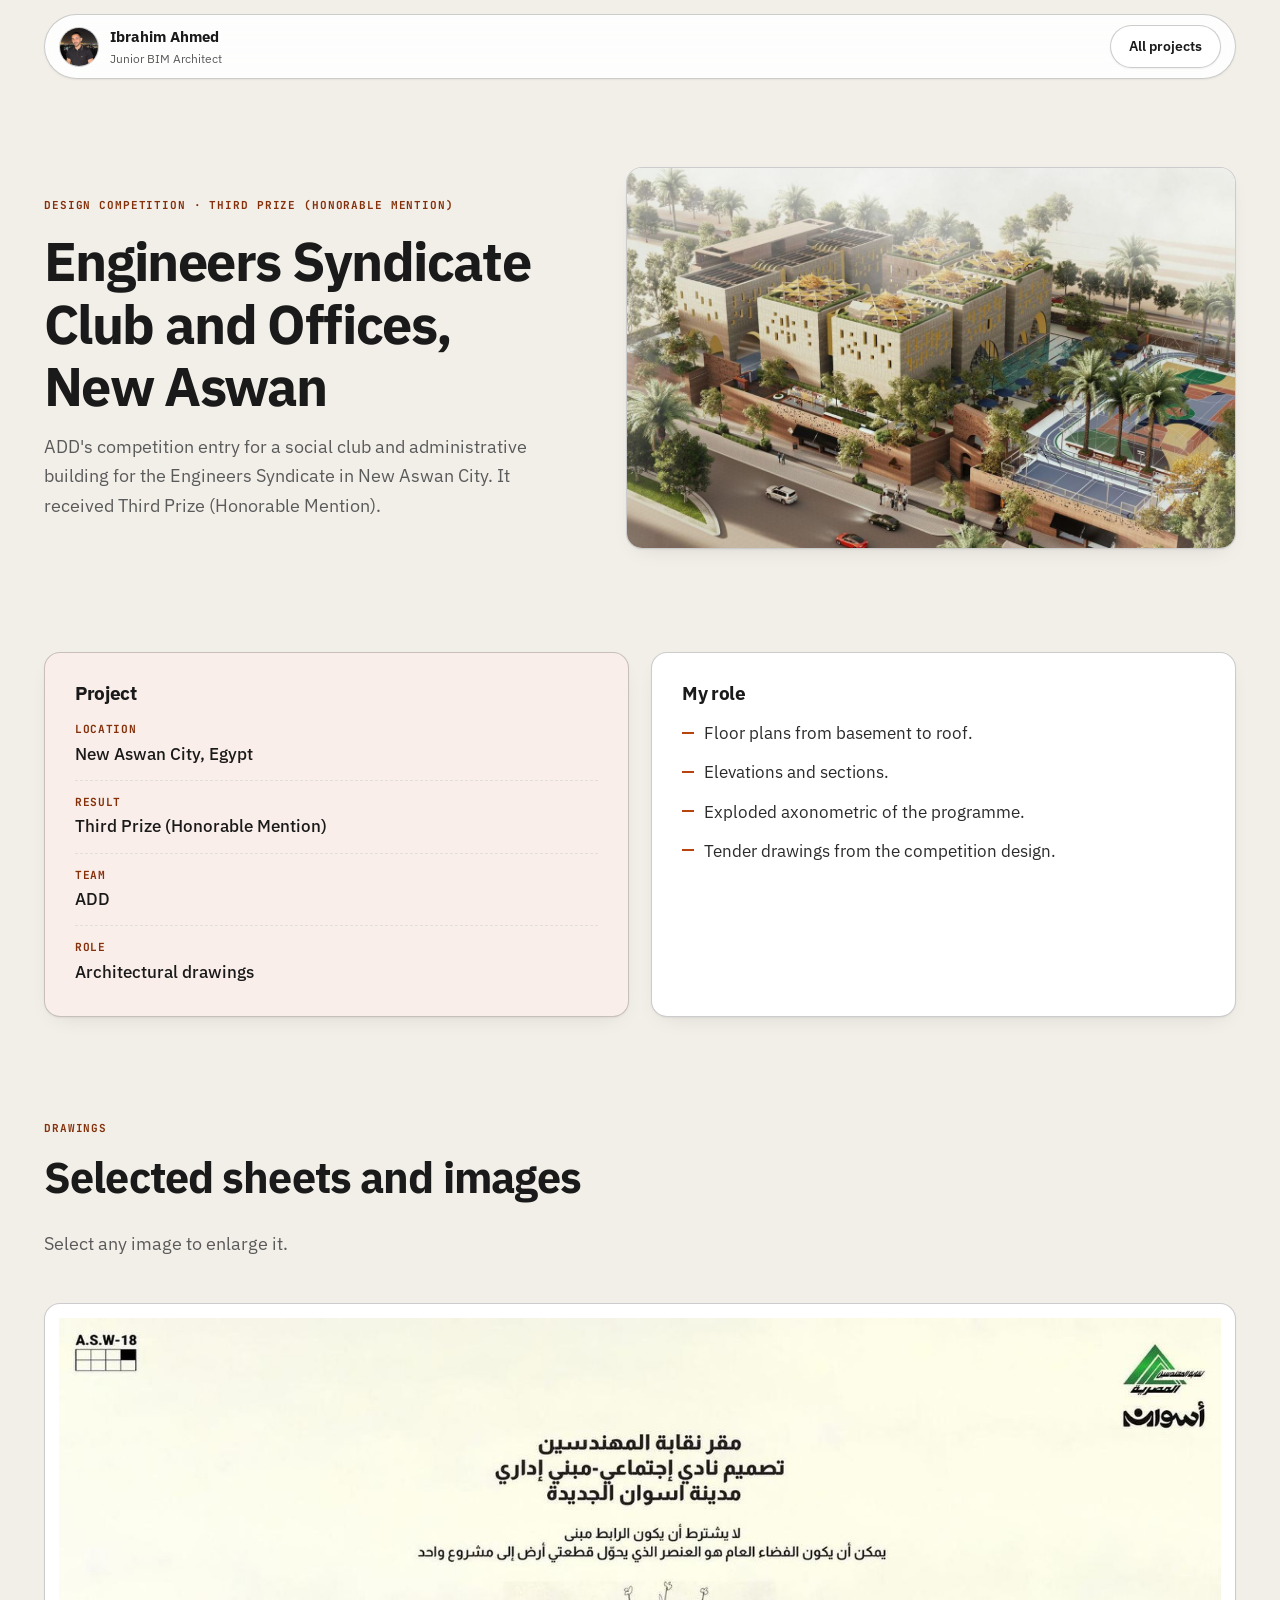
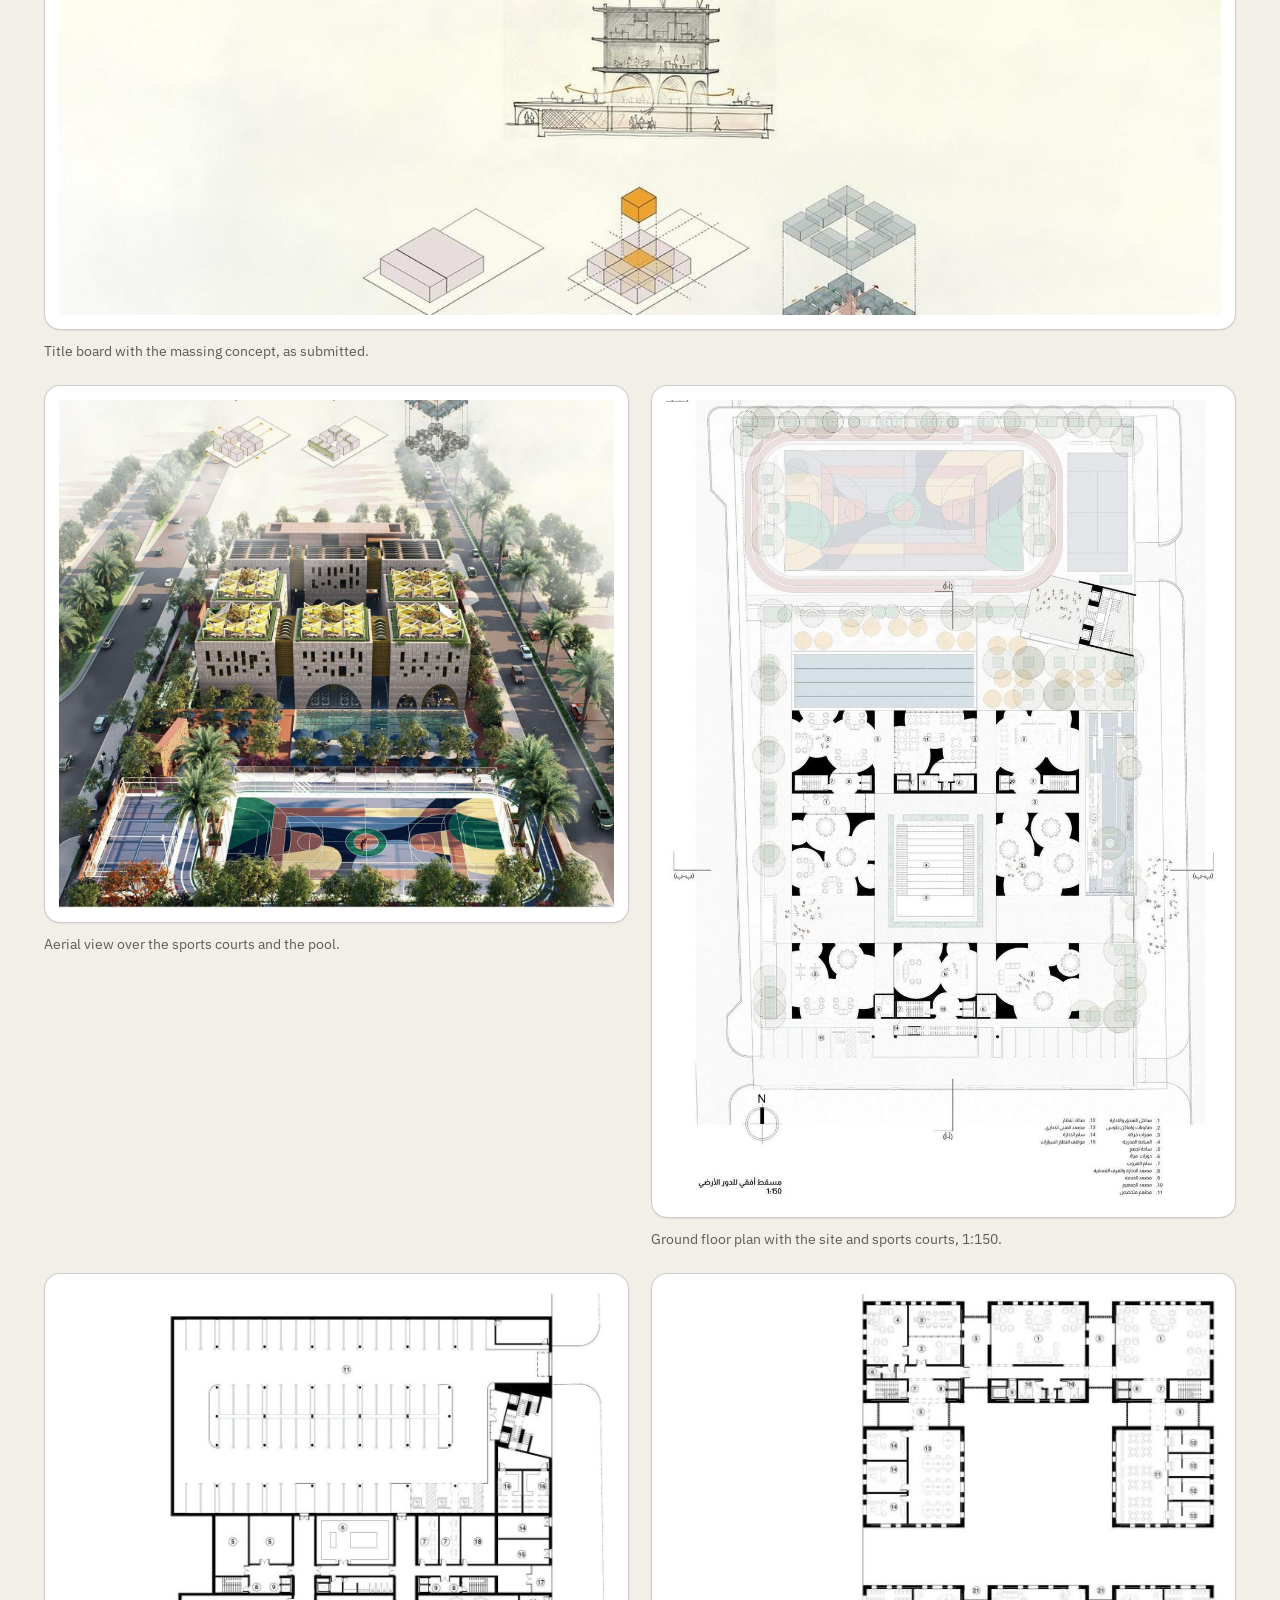
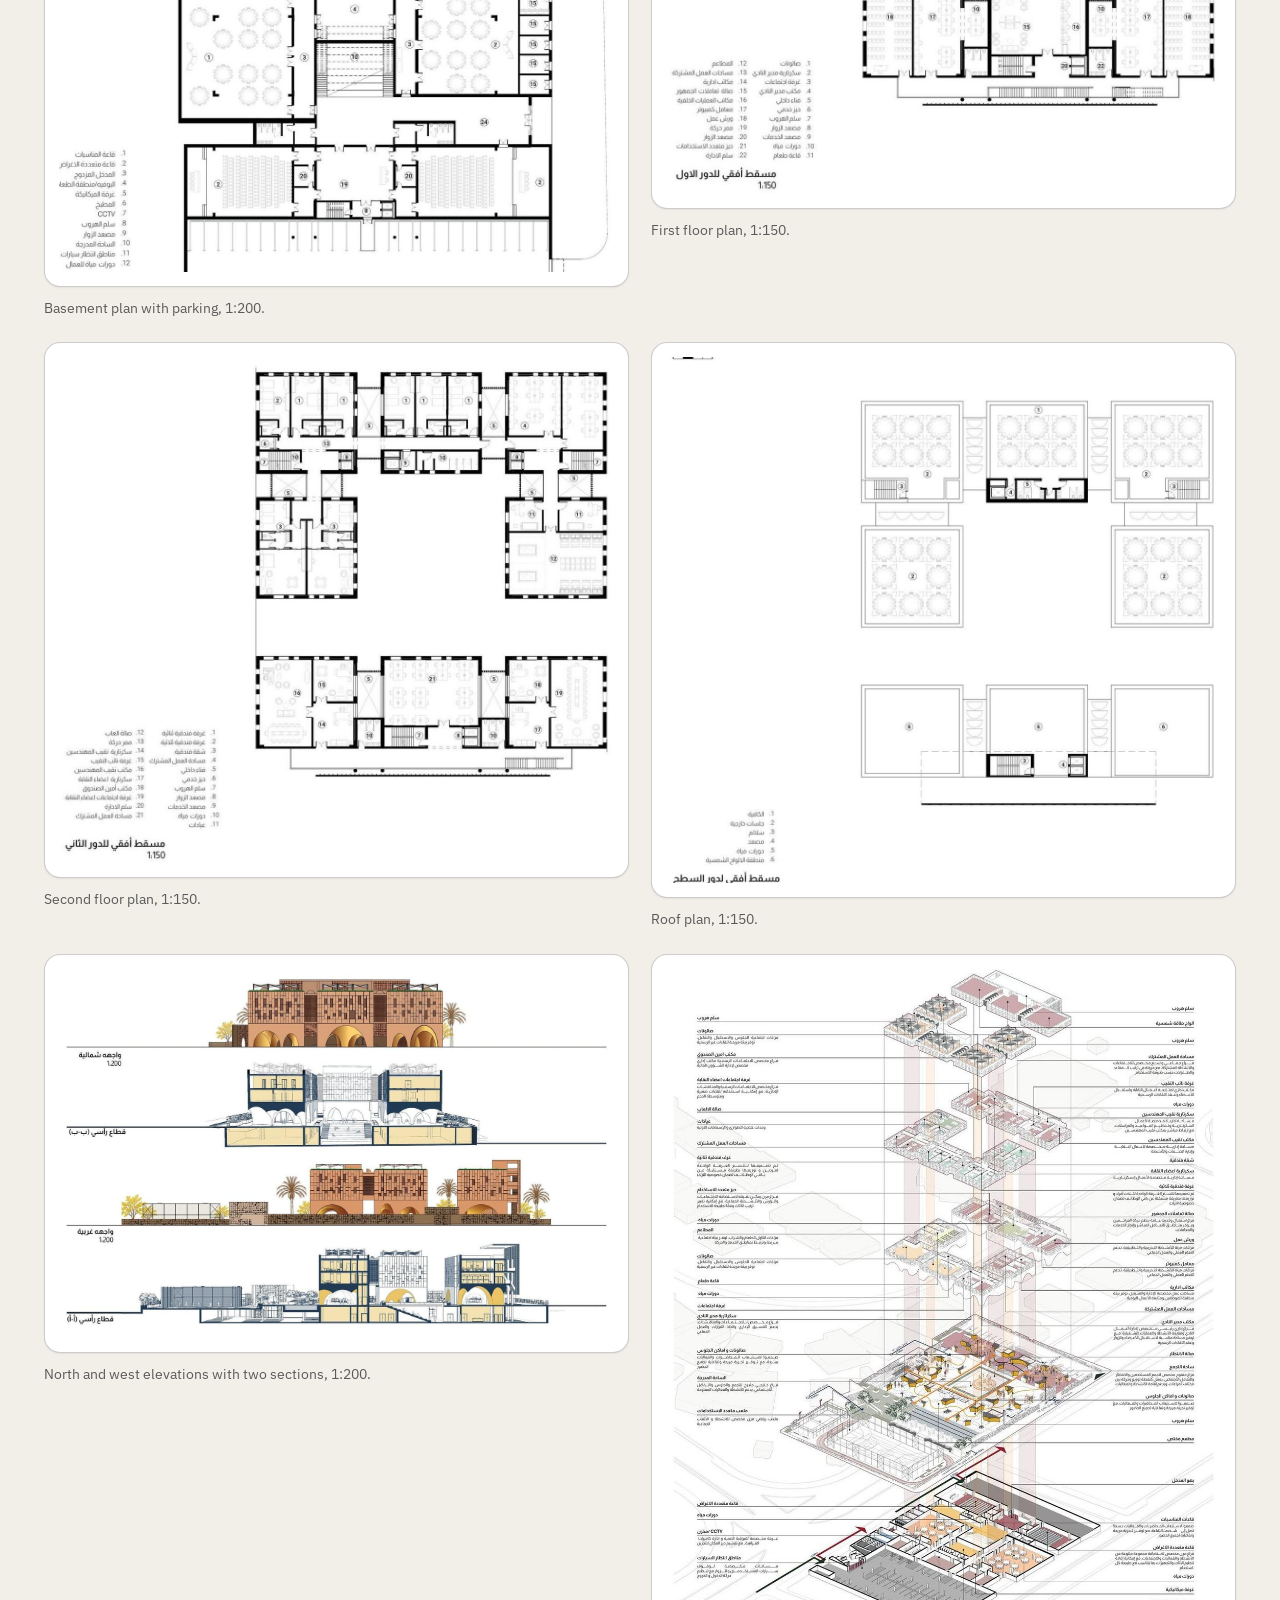
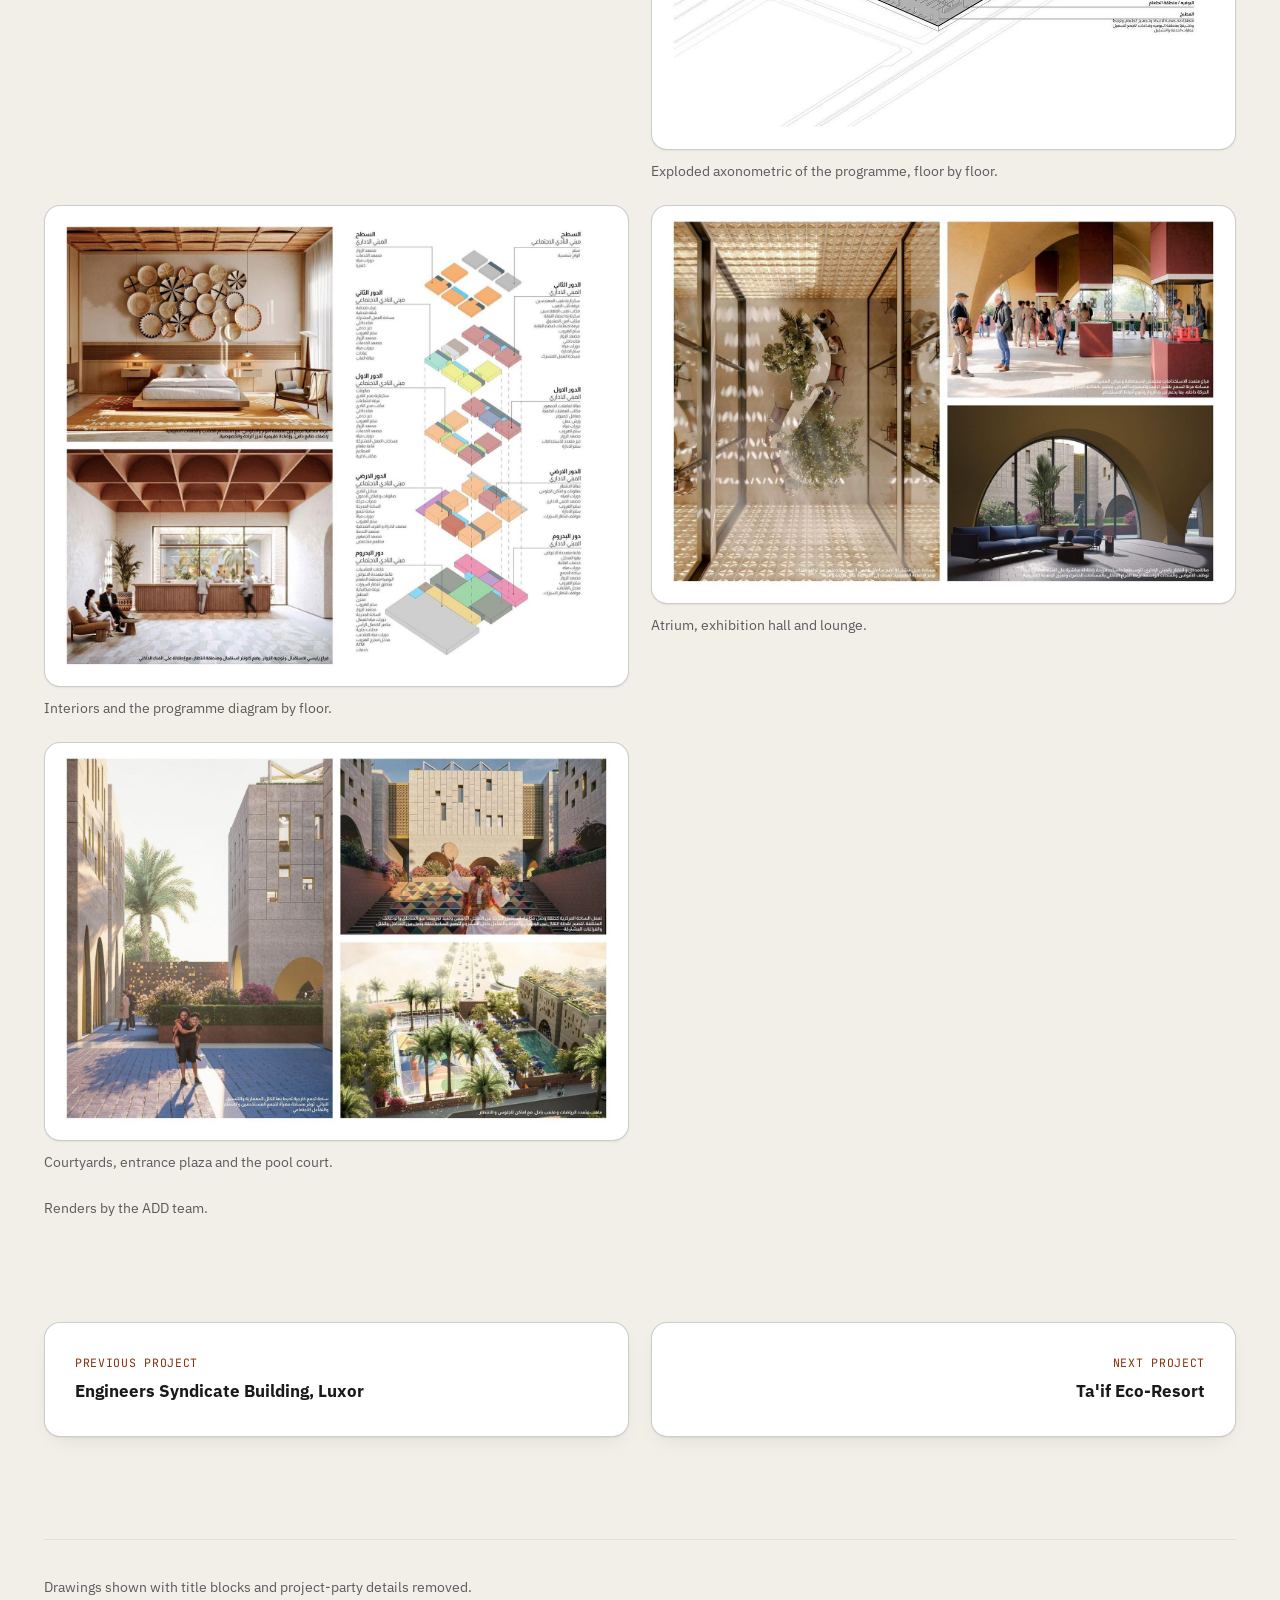
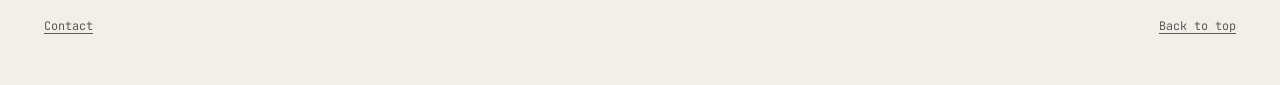
<file: projects/engineers-syndicate-club-and-offices-new-aswan.html>
<!doctype html>
<html lang="en" dir="ltr" data-style="calm" data-archetype="other" style="--brand:#b8430f;--brand-ink:#ffffff">
<head>
  <meta charset="utf-8">
  <meta name="viewport" content="width=device-width, initial-scale=1">
  <title>Engineers Syndicate Club and Offices, New Aswan | Ibrahim Ahmed</title>
  <meta name="description" content="ADD&#x27;s competition entry for a social club and administrative building for the Engineers Syndicate in New Aswan City. It received Third Prize (Honorable M">
  <meta name="author" content="Ibrahim Ahmed">
  <meta name="color-scheme" content="light dark">
  <link rel="canonical" href="https://ibrahim-ahmed-a.github.io/Portfolio/projects/engineers-syndicate-club-and-offices-new-aswan.html">
  <meta property="og:title" content="Engineers Syndicate Club and Offices, New Aswan | Ibrahim Ahmed">
  <meta property="og:description" content="ADD&#x27;s competition entry for a social club and administrative building for the Engineers Syndicate in New Aswan City. It received Third Prize (Honorable M">
  <meta property="og:image" content="https://ibrahim-ahmed-a.github.io/Portfolio/assets/work/engineers-syndicate-club-and-offices-new-aswan.jpg">
  <meta property="og:url" content="https://ibrahim-ahmed-a.github.io/Portfolio/projects/engineers-syndicate-club-and-offices-new-aswan.html">
  <meta property="og:type" content="article">
  <meta name="twitter:card" content="summary_large_image">
  <link rel="icon" href="../assets/avatar.jpg">
  <link rel="preconnect" href="https://fonts.googleapis.com">
<link rel="preconnect" href="https://fonts.gstatic.com" crossorigin>
<link rel="stylesheet" href="https://fonts.googleapis.com/css2?family=IBM+Plex+Sans:wght@400;500;600;700&family=JetBrains+Mono:wght@500;700&display=swap">
  <link rel="stylesheet" href="../assets/site.css">
  <link rel="stylesheet" href="../assets/extra.css">
</head>
<body class="project-page">
  <a class="skip-link" href="#main">Skip to main content</a>
  <header class="topbar" id="top">
    <a class="brand" href="../index.html">
      <img class="brand-avatar" src="../assets/avatar.jpg" width="40" height="40" alt="" loading="eager" decoding="async">
      <span class="brand-text"><strong>Ibrahim Ahmed</strong><small>Junior BIM Architect</small></span>
    </a>
    <div class="topbar-actions"><a class="btn btn-ghost btn-sm" href="../index.html#work">All projects</a></div>
  </header>
  <main id="main">
    <section class="project-hero">
      <div class="project-head" data-reveal>
        <p class="kicker"><span>Design competition · Third Prize (Honorable Mention)</span></p>
        <h1 class="project-title">Engineers Syndicate Club and Offices, New Aswan</h1>
        <p class="section-lede">ADD&#x27;s competition entry for a social club and administrative building for the Engineers Syndicate in New Aswan City. It received Third Prize (Honorable Mention).</p>
      </div>
      <div class="project-cover"><img src="../assets/work/engineers-syndicate-club-and-offices-new-aswan.jpg" alt="" width="800" height="500" style="view-transition-name: work-engineers-syndicate-club-and-offices-new-aswan"></div>
    </section>
    <section class="section grid grid-2">
      <div class="card card-facts" data-reveal><h2 class="card-title">Project</h2><dl class="facts"><div><dt>Location</dt><dd>New Aswan City, Egypt</dd></div><div><dt>Result</dt><dd>Third Prize (Honorable Mention)</dd></div><div><dt>Team</dt><dd>ADD</dd></div><div><dt>Role</dt><dd>Architectural drawings</dd></div></dl></div>
      <div class="card" data-reveal><h2 class="card-title">My role</h2><ul class="role-list"><li>Floor plans from basement to roof.</li><li>Elevations and sections.</li><li>Exploded axonometric of the programme.</li><li>Tender drawings from the competition design.</li></ul></div>
    </section>
    <section class="section">
      <div class="section-head" data-reveal><p class="kicker"><span>Drawings</span></p><h2 class="section-title">Selected sheets and images</h2>
      <p class="section-lede">Select any image to enlarge it.</p></div>
      <div class="gallery"><figure class="shot wide" data-reveal><button class="shot-btn" type="button" data-full="../assets/projects/engineers-syndicate-club-and-offices-new-aswan-1.jpg" aria-label="Enlarge: Title board with the massing concept, as submitted."><img src="../assets/projects/engineers-syndicate-club-and-offices-new-aswan-1.jpg" alt="Title board with the massing concept, as submitted." width="1500" height="771" loading="lazy" decoding="async"></button><figcaption>Title board with the massing concept, as submitted.</figcaption></figure><figure class="shot" data-reveal><button class="shot-btn" type="button" data-full="../assets/projects/engineers-syndicate-club-and-offices-new-aswan-2.jpg" aria-label="Enlarge: Aerial view over the sports courts and the pool."><img src="../assets/projects/engineers-syndicate-club-and-offices-new-aswan-2.jpg" alt="Aerial view over the sports courts and the pool." width="1500" height="1372" loading="lazy" decoding="async"></button><figcaption>Aerial view over the sports courts and the pool.</figcaption></figure><figure class="shot tall" data-reveal><button class="shot-btn" type="button" data-full="../assets/projects/engineers-syndicate-club-and-offices-new-aswan-3.jpg" aria-label="Enlarge: Ground floor plan with the site and sports courts, 1:150."><img src="../assets/projects/engineers-syndicate-club-and-offices-new-aswan-3.jpg" alt="Ground floor plan with the site and sports courts, 1:150." width="1037" height="1500" loading="lazy" decoding="async"></button><figcaption>Ground floor plan with the site and sports courts, 1:150.</figcaption></figure><figure class="shot" data-reveal><button class="shot-btn" type="button" data-full="../assets/projects/engineers-syndicate-club-and-offices-new-aswan-4.jpg" aria-label="Enlarge: Basement plan with parking, 1:200."><img src="../assets/projects/engineers-syndicate-club-and-offices-new-aswan-4.jpg" alt="Basement plan with parking, 1:200." width="1224" height="1287" loading="lazy" decoding="async"></button><figcaption>Basement plan with parking, 1:200.</figcaption></figure><figure class="shot" data-reveal><button class="shot-btn" type="button" data-full="../assets/projects/engineers-syndicate-club-and-offices-new-aswan-5.jpg" aria-label="Enlarge: First floor plan, 1:150."><img src="../assets/projects/engineers-syndicate-club-and-offices-new-aswan-5.jpg" alt="First floor plan, 1:150." width="1170" height="1066" loading="lazy" decoding="async"></button><figcaption>First floor plan, 1:150.</figcaption></figure><figure class="shot" data-reveal><button class="shot-btn" type="button" data-full="../assets/projects/engineers-syndicate-club-and-offices-new-aswan-6.jpg" aria-label="Enlarge: Second floor plan, 1:150."><img src="../assets/projects/engineers-syndicate-club-and-offices-new-aswan-6.jpg" alt="Second floor plan, 1:150." width="1170" height="1066" loading="lazy" decoding="async"></button><figcaption>Second floor plan, 1:150.</figcaption></figure><figure class="shot" data-reveal><button class="shot-btn" type="button" data-full="../assets/projects/engineers-syndicate-club-and-offices-new-aswan-7.jpg" aria-label="Enlarge: Roof plan, 1:150."><img src="../assets/projects/engineers-syndicate-club-and-offices-new-aswan-7.jpg" alt="Roof plan, 1:150." width="1168" height="1108" loading="lazy" decoding="async"></button><figcaption>Roof plan, 1:150.</figcaption></figure><figure class="shot" data-reveal><button class="shot-btn" type="button" data-full="../assets/projects/engineers-syndicate-club-and-offices-new-aswan-8.jpg" aria-label="Enlarge: North and west elevations with two sections, 1:200."><img src="../assets/projects/engineers-syndicate-club-and-offices-new-aswan-8.jpg" alt="North and west elevations with two sections, 1:200." width="1500" height="997" loading="lazy" decoding="async"></button><figcaption>North and west elevations with two sections, 1:200.</figcaption></figure><figure class="shot tall" data-reveal><button class="shot-btn" type="button" data-full="../assets/projects/engineers-syndicate-club-and-offices-new-aswan-9.jpg" aria-label="Enlarge: Exploded axonometric of the programme, floor by floor."><img src="../assets/projects/engineers-syndicate-club-and-offices-new-aswan-9.jpg" alt="Exploded axonometric of the programme, floor by floor." width="1087" height="1500" loading="lazy" decoding="async"></button><figcaption>Exploded axonometric of the programme, floor by floor.</figcaption></figure><figure class="shot" data-reveal><button class="shot-btn" type="button" data-full="../assets/projects/engineers-syndicate-club-and-offices-new-aswan-10.jpg" aria-label="Enlarge: Interiors and the programme diagram by floor."><img src="../assets/projects/engineers-syndicate-club-and-offices-new-aswan-10.jpg" alt="Interiors and the programme diagram by floor." width="1500" height="1222" loading="lazy" decoding="async"></button><figcaption>Interiors and the programme diagram by floor.</figcaption></figure><figure class="shot" data-reveal><button class="shot-btn" type="button" data-full="../assets/projects/engineers-syndicate-club-and-offices-new-aswan-11.jpg" aria-label="Enlarge: Atrium, exhibition hall and lounge."><img src="../assets/projects/engineers-syndicate-club-and-offices-new-aswan-11.jpg" alt="Atrium, exhibition hall and lounge." width="1500" height="998" loading="lazy" decoding="async"></button><figcaption>Atrium, exhibition hall and lounge.</figcaption></figure><figure class="shot" data-reveal><button class="shot-btn" type="button" data-full="../assets/projects/engineers-syndicate-club-and-offices-new-aswan-12.jpg" aria-label="Enlarge: Courtyards, entrance plaza and the pool court."><img src="../assets/projects/engineers-syndicate-club-and-offices-new-aswan-12.jpg" alt="Courtyards, entrance plaza and the pool court." width="1500" height="998" loading="lazy" decoding="async"></button><figcaption>Courtyards, entrance plaza and the pool court.</figcaption></figure></div>
      <p class="project-note" data-reveal>Renders by the ADD team.</p>
    </section>
    <nav class="section project-nav" aria-label="More projects" data-reveal>
      <a class="card project-nav-link" href="engineers-syndicate-building-luxor.html"><small>Previous project</small><strong>Engineers Syndicate Building, Luxor</strong></a>
      <a class="card project-nav-link next" href="taif-eco-resort.html"><small>Next project</small><strong>Ta&#x27;if Eco-Resort</strong></a>
    </nav>
  </main>
  <footer class="footer"><div class="footer-inner">
    <p class="footer-note">Drawings shown with title blocks and project-party details removed.</p>
    <p class="footer-meta"><a href="../index.html#contact">Contact</a><a href="#top">Back to top</a></p>
  </div></footer>
  <dialog class="lightbox" id="lightbox" aria-label="Enlarged image"><button class="lightbox-close" type="button" aria-label="Close">Close</button><img alt="" src="[data-uri]"></dialog>
  <script src="../assets/extra.js" defer></script>
</body>
</html>
</file>
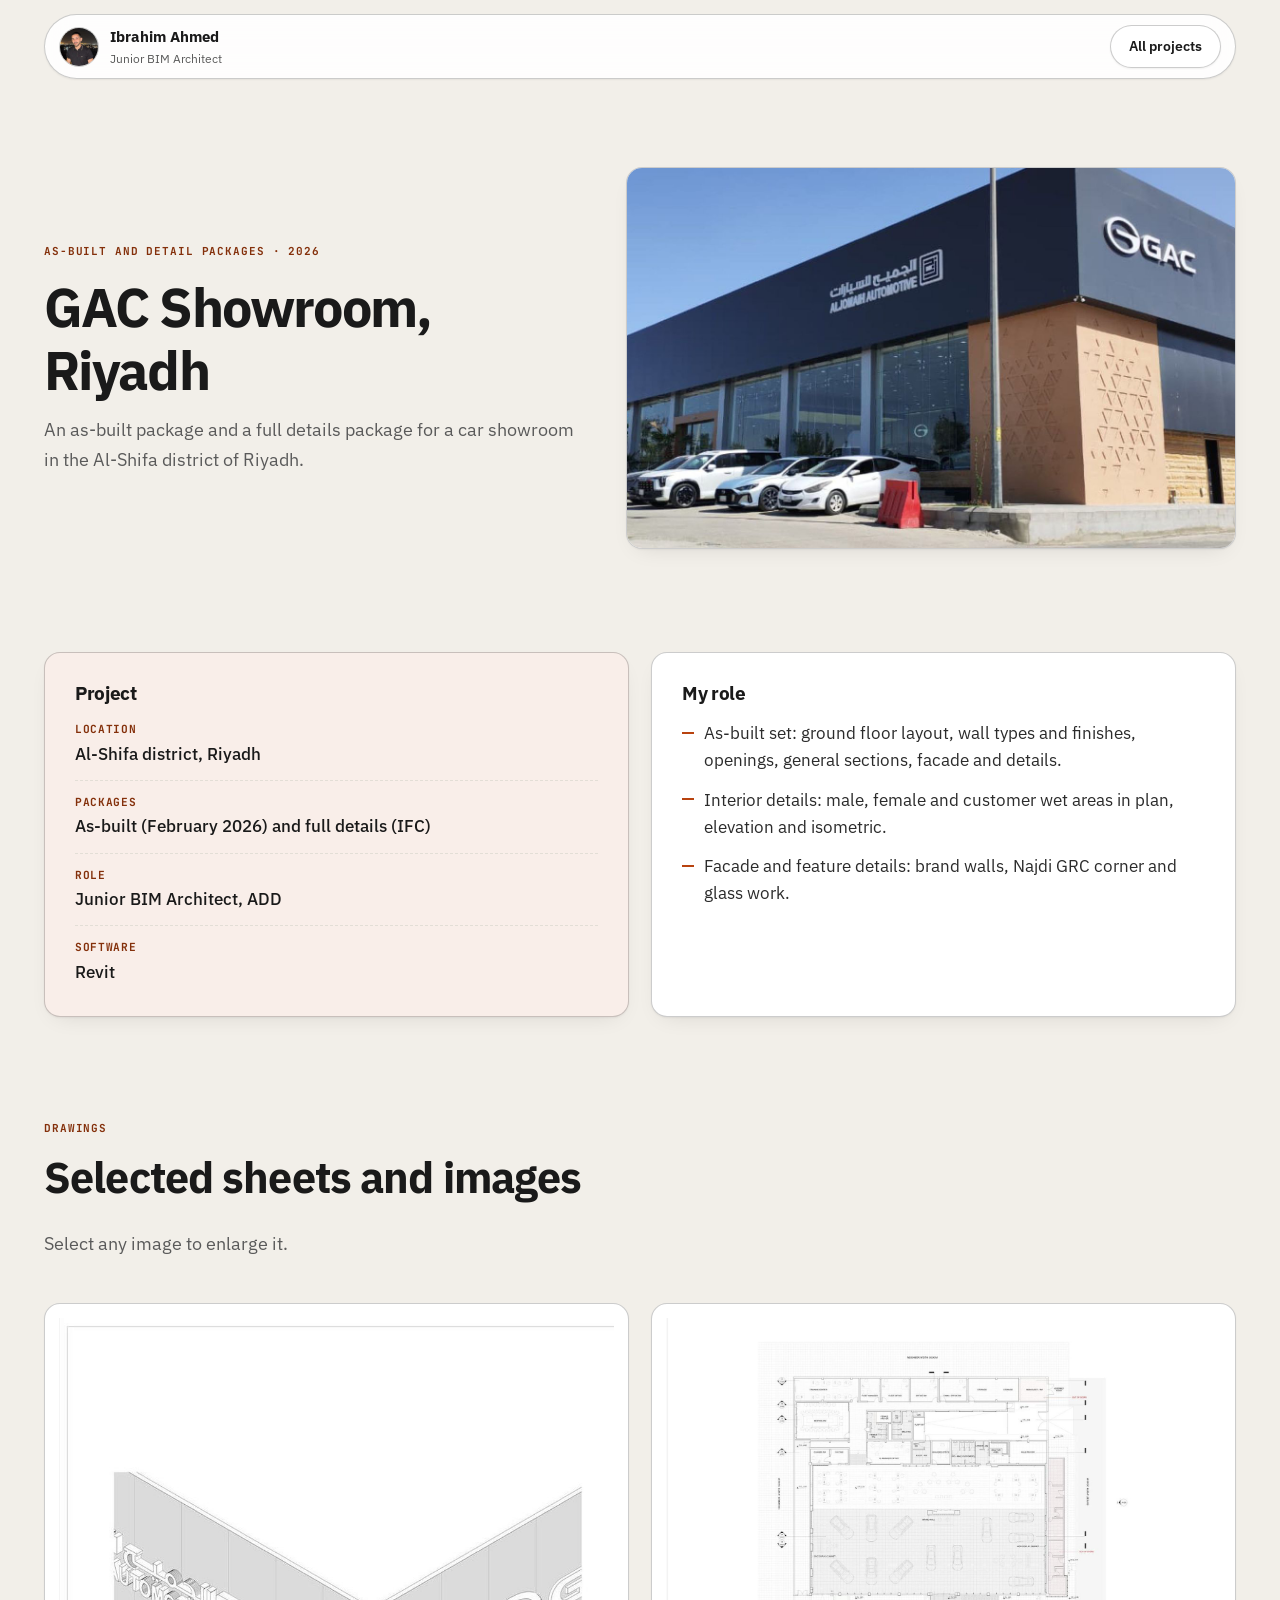
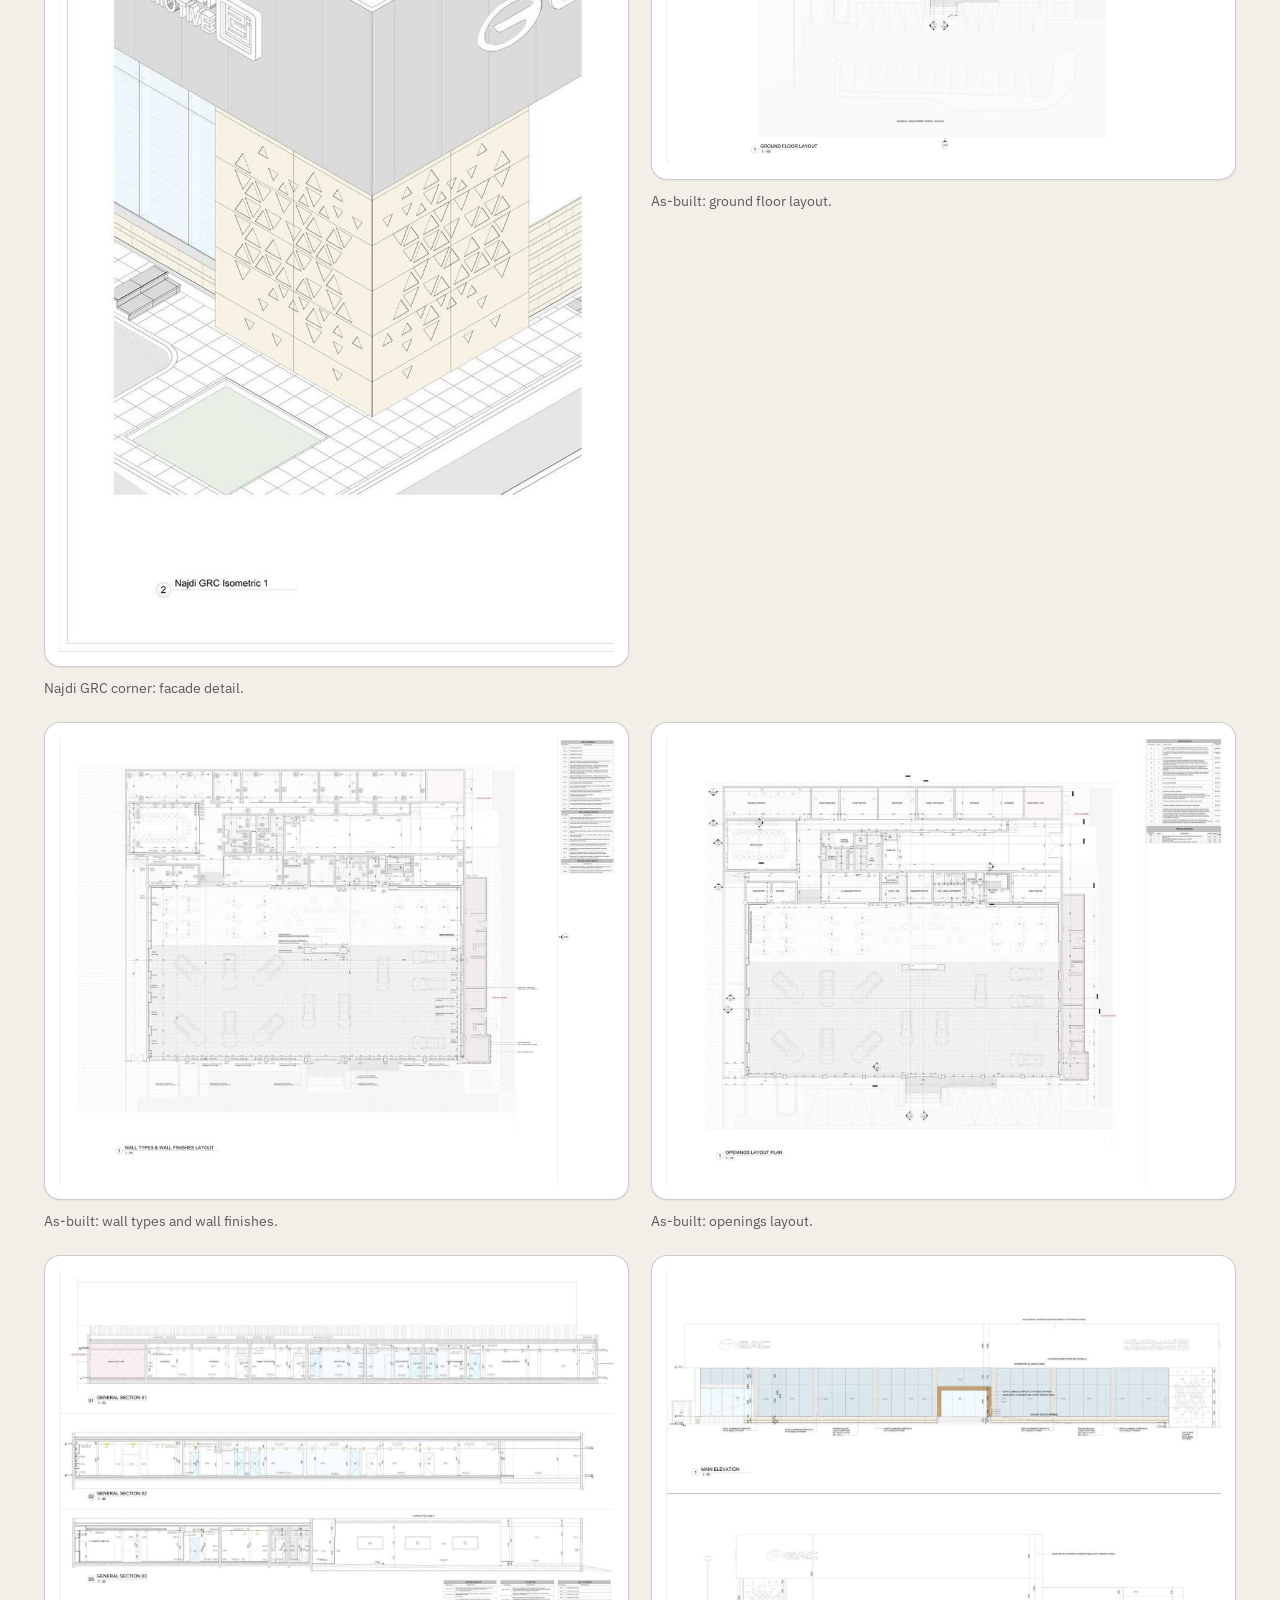
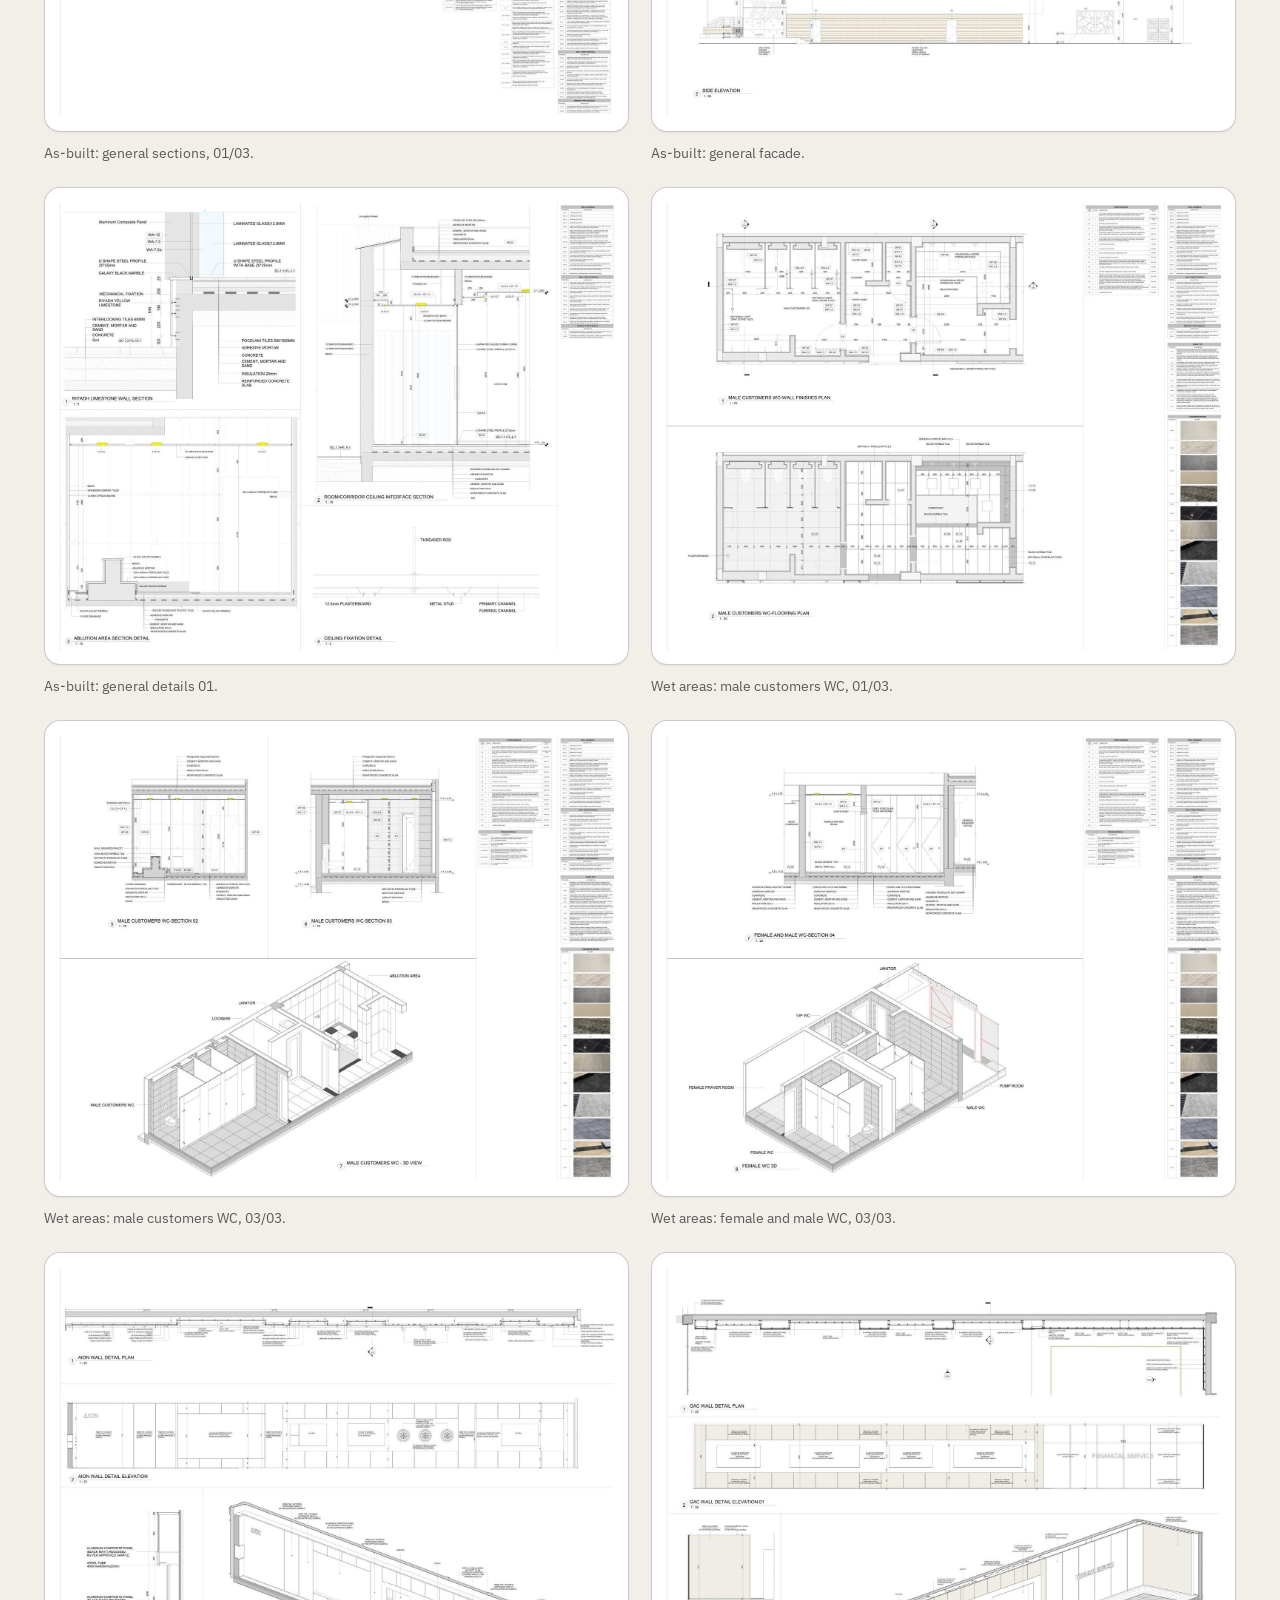
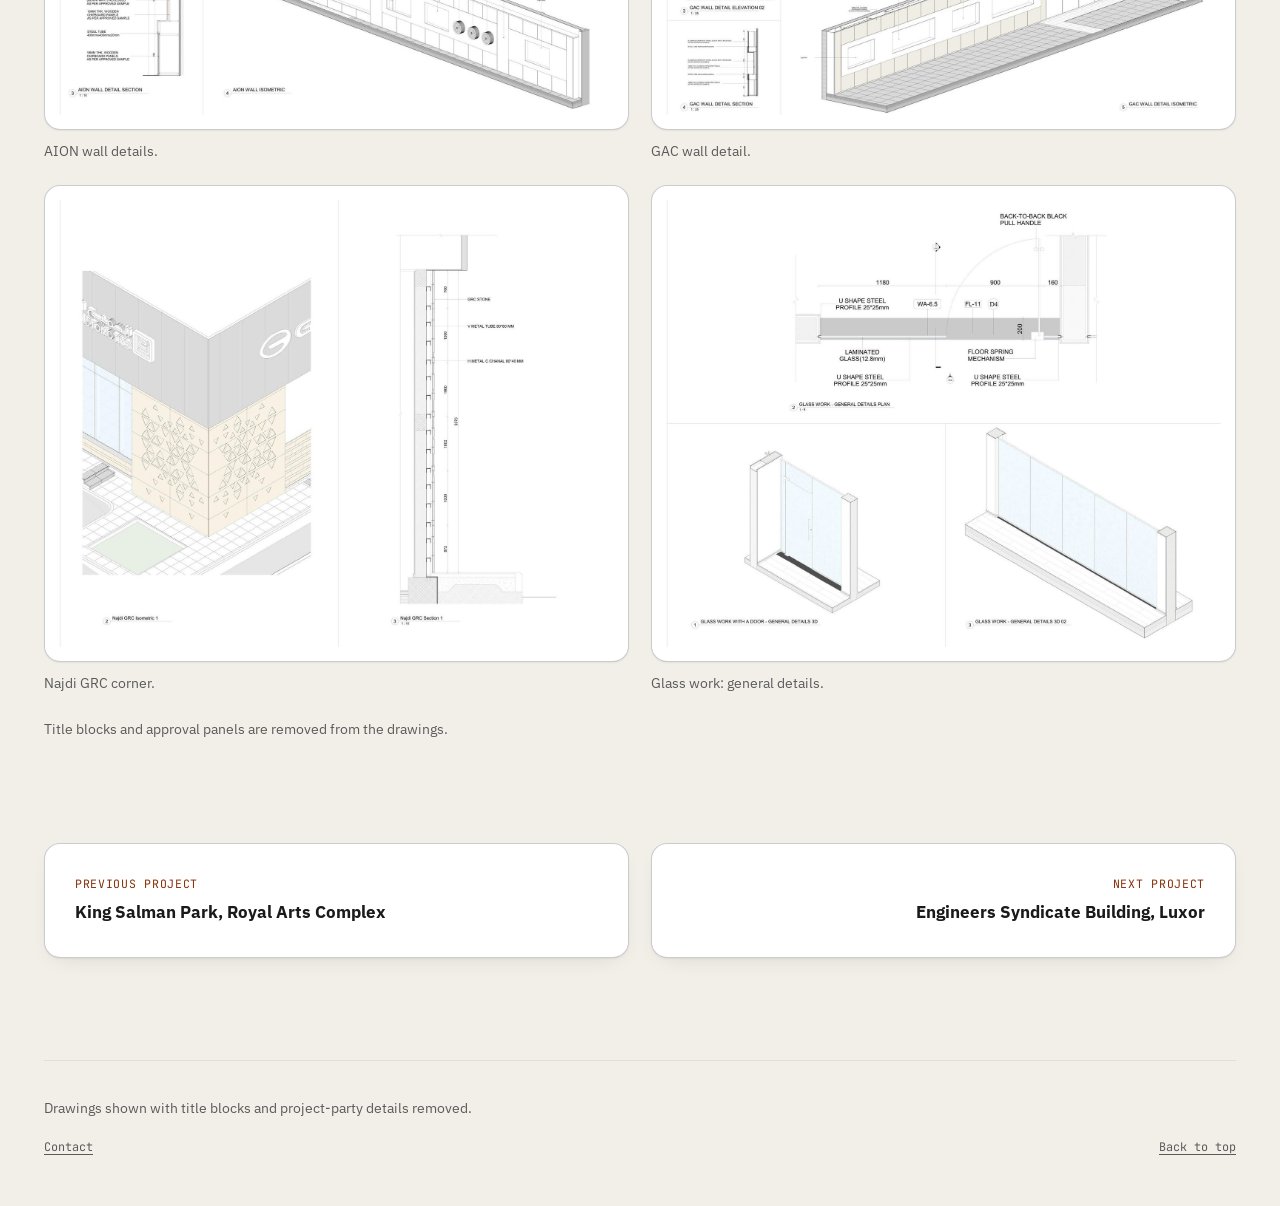
<file: projects/gac-showroom-riyadh.html>
<!doctype html>
<html lang="en" dir="ltr" data-style="calm" data-archetype="other" style="--brand:#b8430f;--brand-ink:#ffffff">
<head>
  <meta charset="utf-8">
  <meta name="viewport" content="width=device-width, initial-scale=1">
  <title>GAC Showroom, Riyadh | Ibrahim Ahmed</title>
  <meta name="description" content="An as-built package and a full details package for a car showroom in the Al-Shifa district of Riyadh.">
  <meta name="author" content="Ibrahim Ahmed">
  <meta name="color-scheme" content="light dark">
  <link rel="canonical" href="https://ibrahim-ahmed-a.github.io/Portfolio/projects/gac-showroom-riyadh.html">
  <meta property="og:title" content="GAC Showroom, Riyadh | Ibrahim Ahmed">
  <meta property="og:description" content="An as-built package and a full details package for a car showroom in the Al-Shifa district of Riyadh.">
  <meta property="og:image" content="https://ibrahim-ahmed-a.github.io/Portfolio/assets/work/gac-showroom-riyadh.jpg">
  <meta property="og:url" content="https://ibrahim-ahmed-a.github.io/Portfolio/projects/gac-showroom-riyadh.html">
  <meta property="og:type" content="article">
  <meta name="twitter:card" content="summary_large_image">
  <link rel="icon" href="../assets/avatar.jpg">
  <link rel="preconnect" href="https://fonts.googleapis.com">
<link rel="preconnect" href="https://fonts.gstatic.com" crossorigin>
<link rel="stylesheet" href="https://fonts.googleapis.com/css2?family=IBM+Plex+Sans:wght@400;500;600;700&family=JetBrains+Mono:wght@500;700&display=swap">
  <link rel="stylesheet" href="../assets/site.css">
  <link rel="stylesheet" href="../assets/extra.css">
</head>
<body class="project-page">
  <a class="skip-link" href="#main">Skip to main content</a>
  <header class="topbar" id="top">
    <a class="brand" href="../index.html">
      <img class="brand-avatar" src="../assets/avatar.jpg" width="40" height="40" alt="" loading="eager" decoding="async">
      <span class="brand-text"><strong>Ibrahim Ahmed</strong><small>Junior BIM Architect</small></span>
    </a>
    <div class="topbar-actions"><a class="btn btn-ghost btn-sm" href="../index.html#work">All projects</a></div>
  </header>
  <main id="main">
    <section class="project-hero">
      <div class="project-head" data-reveal>
        <p class="kicker"><span>As-built and detail packages · 2026</span></p>
        <h1 class="project-title">GAC Showroom, Riyadh</h1>
        <p class="section-lede">An as-built package and a full details package for a car showroom in the Al-Shifa district of Riyadh.</p>
      </div>
      <div class="project-cover"><img src="../assets/work/gac-showroom-riyadh.jpg" alt="" width="800" height="500" style="view-transition-name: work-gac-showroom-riyadh"></div>
    </section>
    <section class="section grid grid-2">
      <div class="card card-facts" data-reveal><h2 class="card-title">Project</h2><dl class="facts"><div><dt>Location</dt><dd>Al-Shifa district, Riyadh</dd></div><div><dt>Packages</dt><dd>As-built (February 2026) and full details (IFC)</dd></div><div><dt>Role</dt><dd>Junior BIM Architect, ADD</dd></div><div><dt>Software</dt><dd>Revit</dd></div></dl></div>
      <div class="card" data-reveal><h2 class="card-title">My role</h2><ul class="role-list"><li>As-built set: ground floor layout, wall types and finishes, openings, general sections, facade and details.</li><li>Interior details: male, female and customer wet areas in plan, elevation and isometric.</li><li>Facade and feature details: brand walls, Najdi GRC corner and glass work.</li></ul></div>
    </section>
    <section class="section">
      <div class="section-head" data-reveal><p class="kicker"><span>Drawings</span></p><h2 class="section-title">Selected sheets and images</h2>
      <p class="section-lede">Select any image to enlarge it.</p></div>
      <div class="gallery"><figure class="shot tall" data-reveal><button class="shot-btn" type="button" data-full="../assets/projects/gac-showroom-riyadh-1.jpg" aria-label="Enlarge: Najdi GRC corner: facade detail."><img src="../assets/projects/gac-showroom-riyadh-1.jpg" alt="Najdi GRC corner: facade detail." width="891" height="1500" loading="lazy" decoding="async"></button><figcaption>Najdi GRC corner: facade detail.</figcaption></figure><figure class="shot" data-reveal><button class="shot-btn" type="button" data-full="../assets/projects/gac-showroom-riyadh-2.jpg" aria-label="Enlarge: As-built: ground floor layout."><img src="../assets/projects/gac-showroom-riyadh-2.jpg" alt="As-built: ground floor layout." width="1500" height="1209" loading="lazy" decoding="async"></button><figcaption>As-built: ground floor layout.</figcaption></figure><figure class="shot" data-reveal><button class="shot-btn" type="button" data-full="../assets/projects/gac-showroom-riyadh-3.jpg" aria-label="Enlarge: As-built: wall types and wall finishes."><img src="../assets/projects/gac-showroom-riyadh-3.jpg" alt="As-built: wall types and wall finishes." width="1500" height="1209" loading="lazy" decoding="async"></button><figcaption>As-built: wall types and wall finishes.</figcaption></figure><figure class="shot" data-reveal><button class="shot-btn" type="button" data-full="../assets/projects/gac-showroom-riyadh-4.jpg" aria-label="Enlarge: As-built: openings layout."><img src="../assets/projects/gac-showroom-riyadh-4.jpg" alt="As-built: openings layout." width="1500" height="1209" loading="lazy" decoding="async"></button><figcaption>As-built: openings layout.</figcaption></figure><figure class="shot" data-reveal><button class="shot-btn" type="button" data-full="../assets/projects/gac-showroom-riyadh-5.jpg" aria-label="Enlarge: As-built: general sections, 01/03."><img src="../assets/projects/gac-showroom-riyadh-5.jpg" alt="As-built: general sections, 01/03." width="1500" height="1209" loading="lazy" decoding="async"></button><figcaption>As-built: general sections, 01/03.</figcaption></figure><figure class="shot" data-reveal><button class="shot-btn" type="button" data-full="../assets/projects/gac-showroom-riyadh-6.jpg" aria-label="Enlarge: As-built: general facade."><img src="../assets/projects/gac-showroom-riyadh-6.jpg" alt="As-built: general facade." width="1500" height="1209" loading="lazy" decoding="async"></button><figcaption>As-built: general facade.</figcaption></figure><figure class="shot" data-reveal><button class="shot-btn" type="button" data-full="../assets/projects/gac-showroom-riyadh-7.jpg" aria-label="Enlarge: As-built: general details 01."><img src="../assets/projects/gac-showroom-riyadh-7.jpg" alt="As-built: general details 01." width="1500" height="1209" loading="lazy" decoding="async"></button><figcaption>As-built: general details 01.</figcaption></figure><figure class="shot" data-reveal><button class="shot-btn" type="button" data-full="../assets/projects/gac-showroom-riyadh-8.jpg" aria-label="Enlarge: Wet areas: male customers WC, 01/03."><img src="../assets/projects/gac-showroom-riyadh-8.jpg" alt="Wet areas: male customers WC, 01/03." width="1500" height="1209" loading="lazy" decoding="async"></button><figcaption>Wet areas: male customers WC, 01/03.</figcaption></figure><figure class="shot" data-reveal><button class="shot-btn" type="button" data-full="../assets/projects/gac-showroom-riyadh-9.jpg" aria-label="Enlarge: Wet areas: male customers WC, 03/03."><img src="../assets/projects/gac-showroom-riyadh-9.jpg" alt="Wet areas: male customers WC, 03/03." width="1500" height="1209" loading="lazy" decoding="async"></button><figcaption>Wet areas: male customers WC, 03/03.</figcaption></figure><figure class="shot" data-reveal><button class="shot-btn" type="button" data-full="../assets/projects/gac-showroom-riyadh-10.jpg" aria-label="Enlarge: Wet areas: female and male WC, 03/03."><img src="../assets/projects/gac-showroom-riyadh-10.jpg" alt="Wet areas: female and male WC, 03/03." width="1500" height="1209" loading="lazy" decoding="async"></button><figcaption>Wet areas: female and male WC, 03/03.</figcaption></figure><figure class="shot" data-reveal><button class="shot-btn" type="button" data-full="../assets/projects/gac-showroom-riyadh-11.jpg" aria-label="Enlarge: AION wall details."><img src="../assets/projects/gac-showroom-riyadh-11.jpg" alt="AION wall details." width="1500" height="1209" loading="lazy" decoding="async"></button><figcaption>AION wall details.</figcaption></figure><figure class="shot" data-reveal><button class="shot-btn" type="button" data-full="../assets/projects/gac-showroom-riyadh-12.jpg" aria-label="Enlarge: GAC wall detail."><img src="../assets/projects/gac-showroom-riyadh-12.jpg" alt="GAC wall detail." width="1500" height="1209" loading="lazy" decoding="async"></button><figcaption>GAC wall detail.</figcaption></figure><figure class="shot" data-reveal><button class="shot-btn" type="button" data-full="../assets/projects/gac-showroom-riyadh-13.jpg" aria-label="Enlarge: Najdi GRC corner."><img src="../assets/projects/gac-showroom-riyadh-13.jpg" alt="Najdi GRC corner." width="1500" height="1209" loading="lazy" decoding="async"></button><figcaption>Najdi GRC corner.</figcaption></figure><figure class="shot" data-reveal><button class="shot-btn" type="button" data-full="../assets/projects/gac-showroom-riyadh-14.jpg" aria-label="Enlarge: Glass work: general details."><img src="../assets/projects/gac-showroom-riyadh-14.jpg" alt="Glass work: general details." width="1500" height="1209" loading="lazy" decoding="async"></button><figcaption>Glass work: general details.</figcaption></figure></div>
      <p class="project-note" data-reveal>Title blocks and approval panels are removed from the drawings.</p>
    </section>
    <nav class="section project-nav" aria-label="More projects" data-reveal>
      <a class="card project-nav-link" href="king-salman-park-royal-arts-complex.html"><small>Previous project</small><strong>King Salman Park, Royal Arts Complex</strong></a>
      <a class="card project-nav-link next" href="engineers-syndicate-building-luxor.html"><small>Next project</small><strong>Engineers Syndicate Building, Luxor</strong></a>
    </nav>
  </main>
  <footer class="footer"><div class="footer-inner">
    <p class="footer-note">Drawings shown with title blocks and project-party details removed.</p>
    <p class="footer-meta"><a href="../index.html#contact">Contact</a><a href="#top">Back to top</a></p>
  </div></footer>
  <dialog class="lightbox" id="lightbox" aria-label="Enlarged image"><button class="lightbox-close" type="button" aria-label="Close">Close</button><img alt="" src="[data-uri]"></dialog>
  <script src="../assets/extra.js" defer></script>
</body>
</html>
</file>
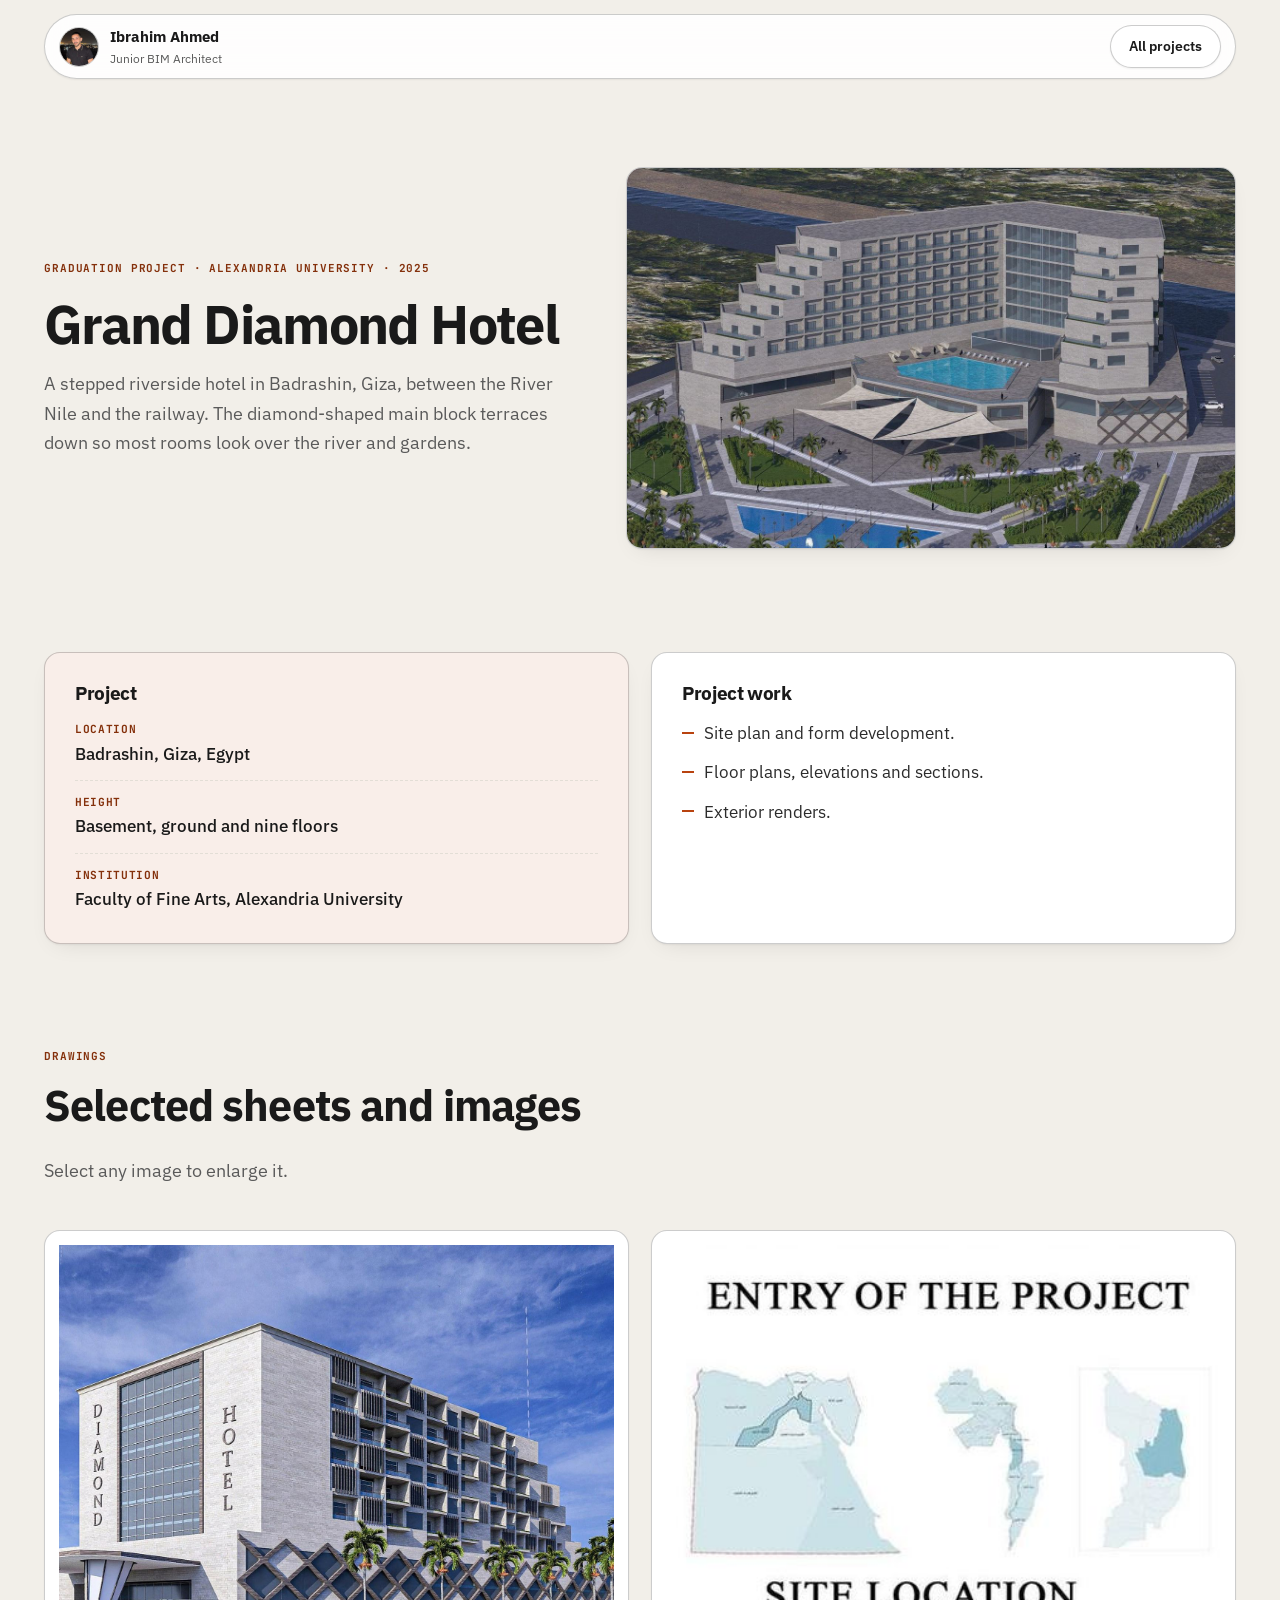
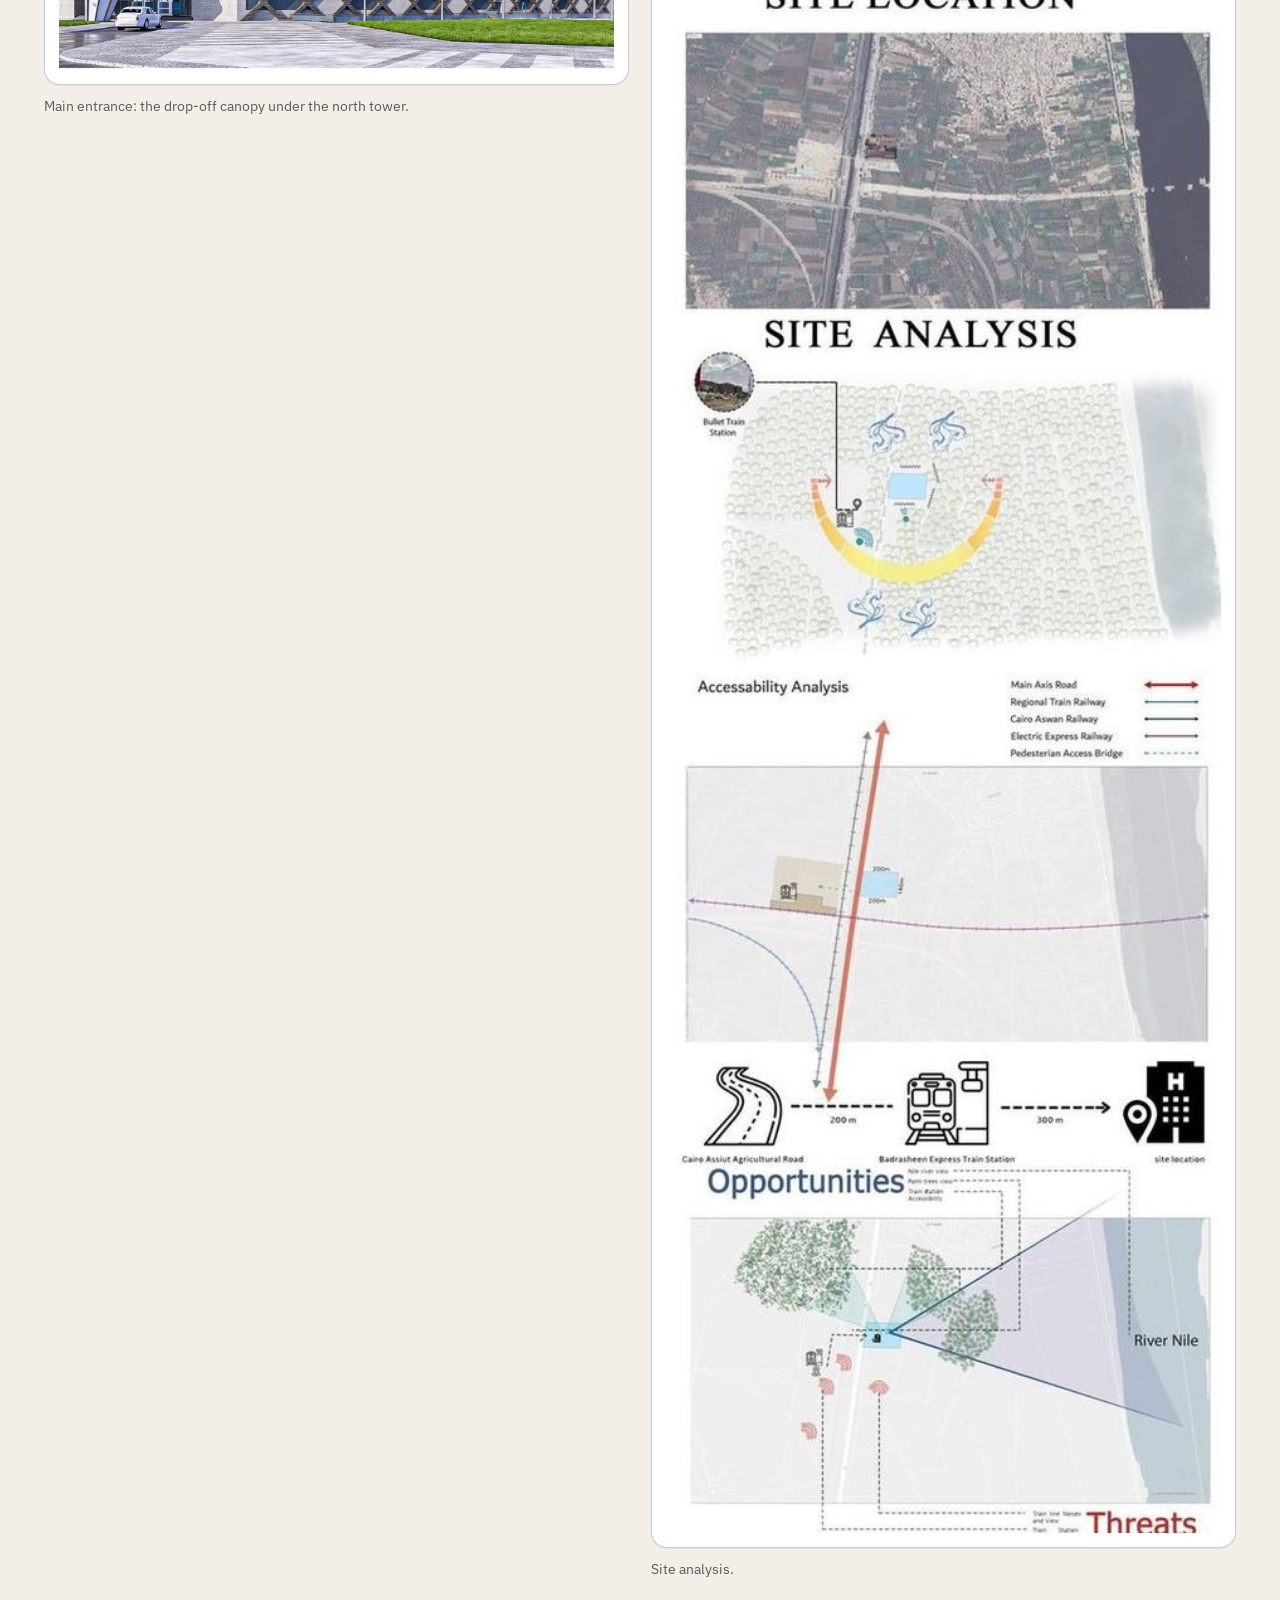
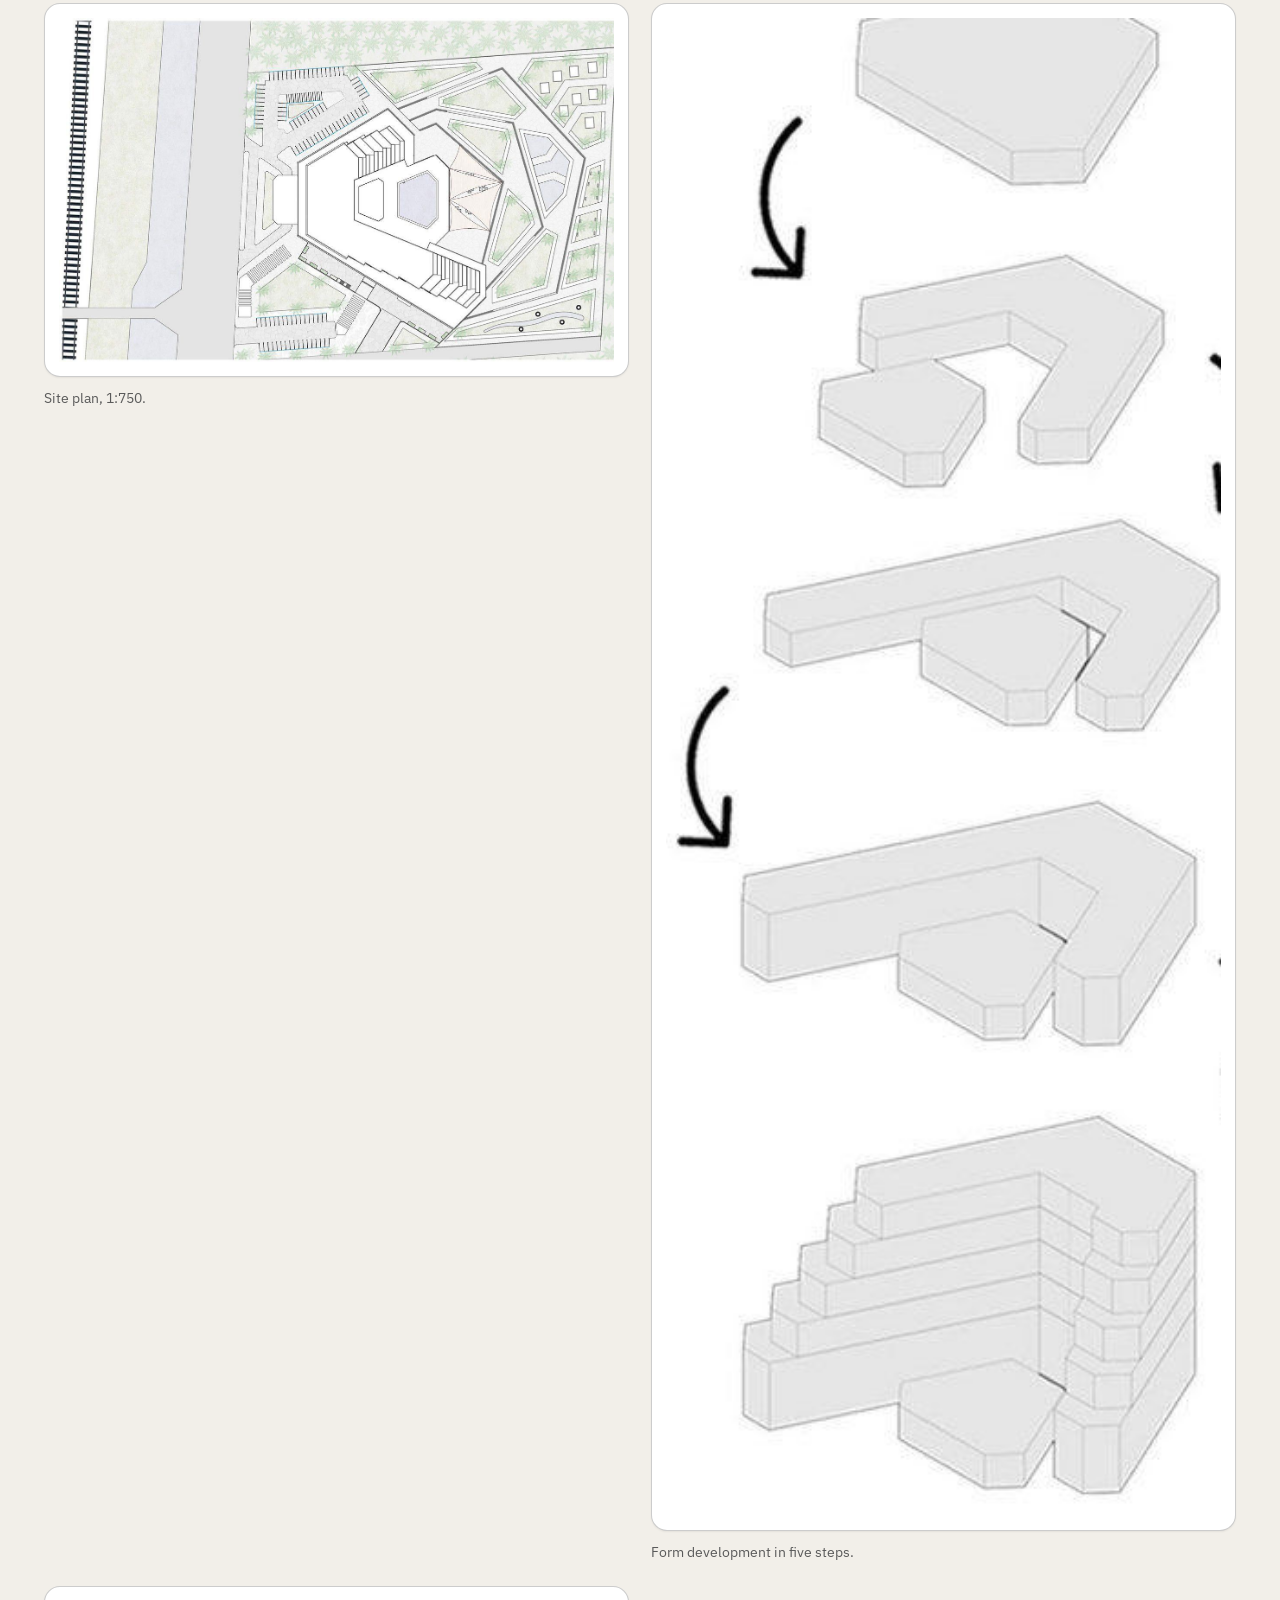
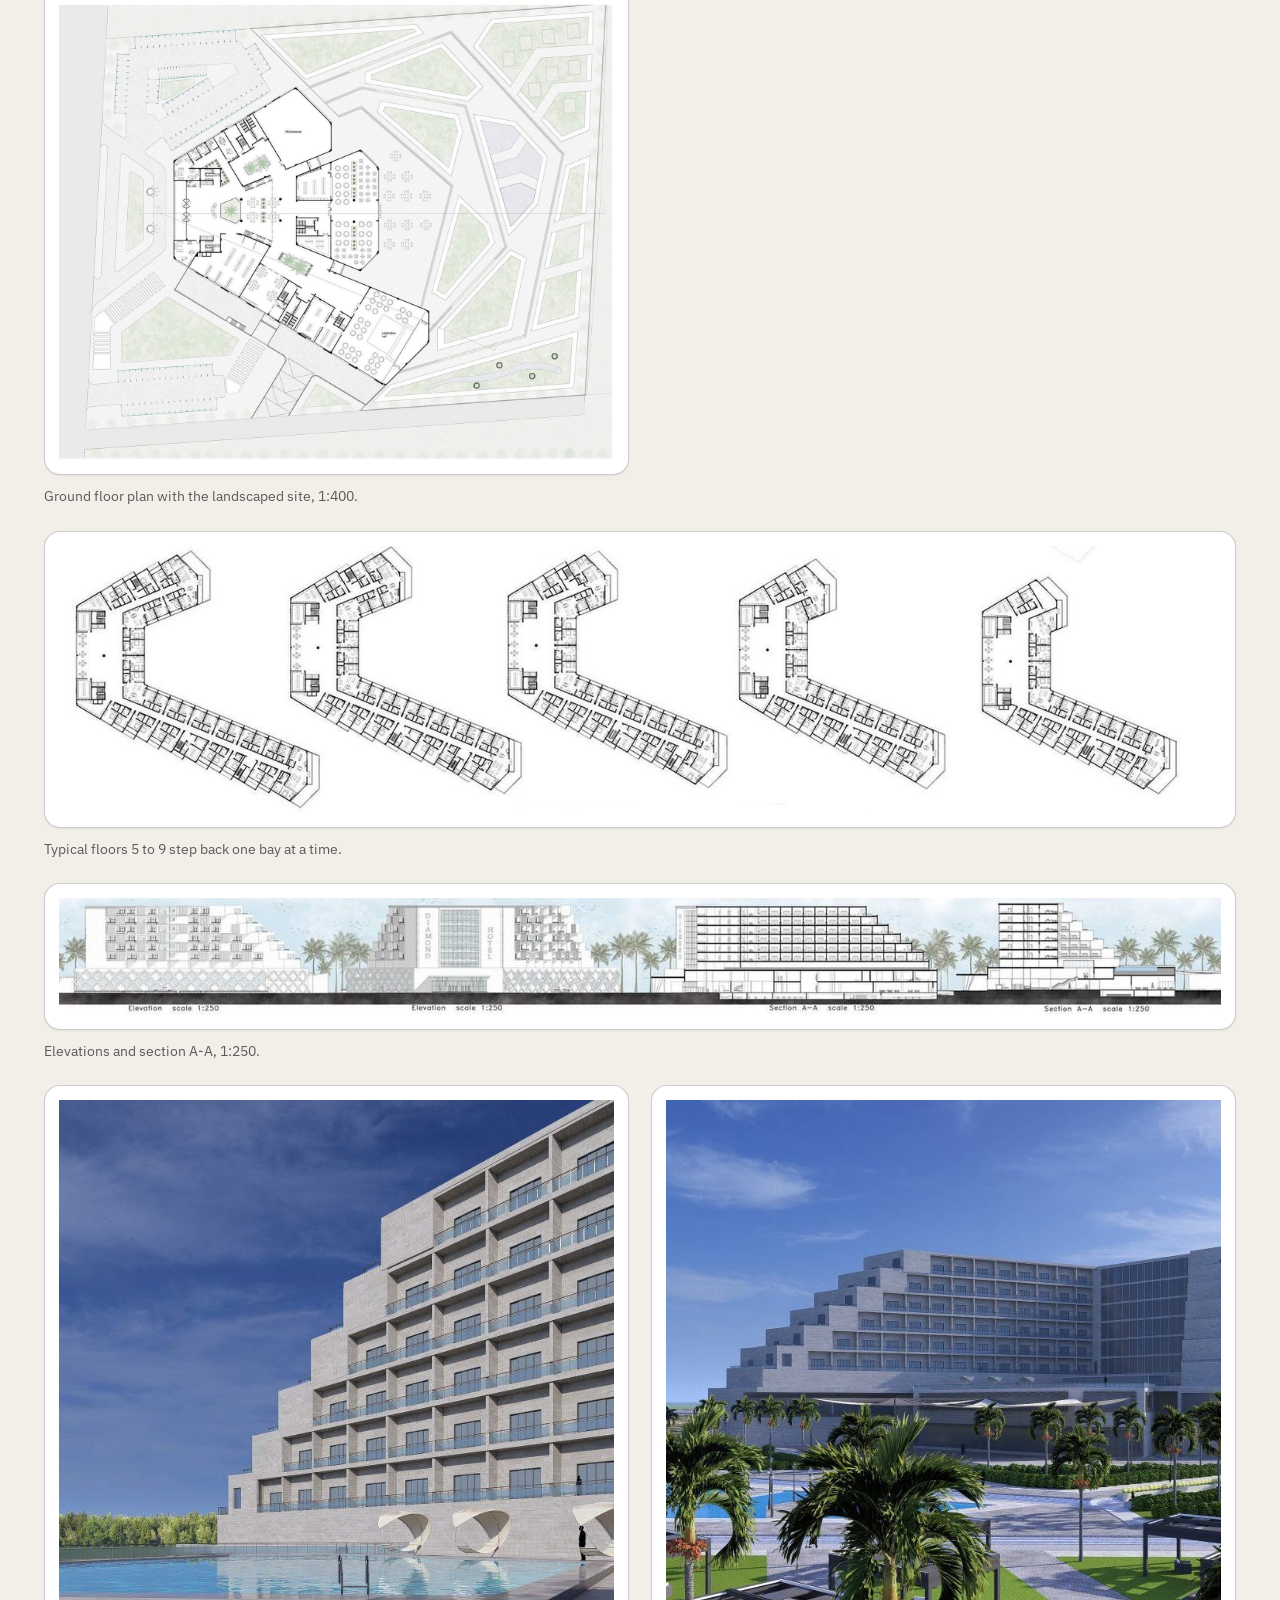
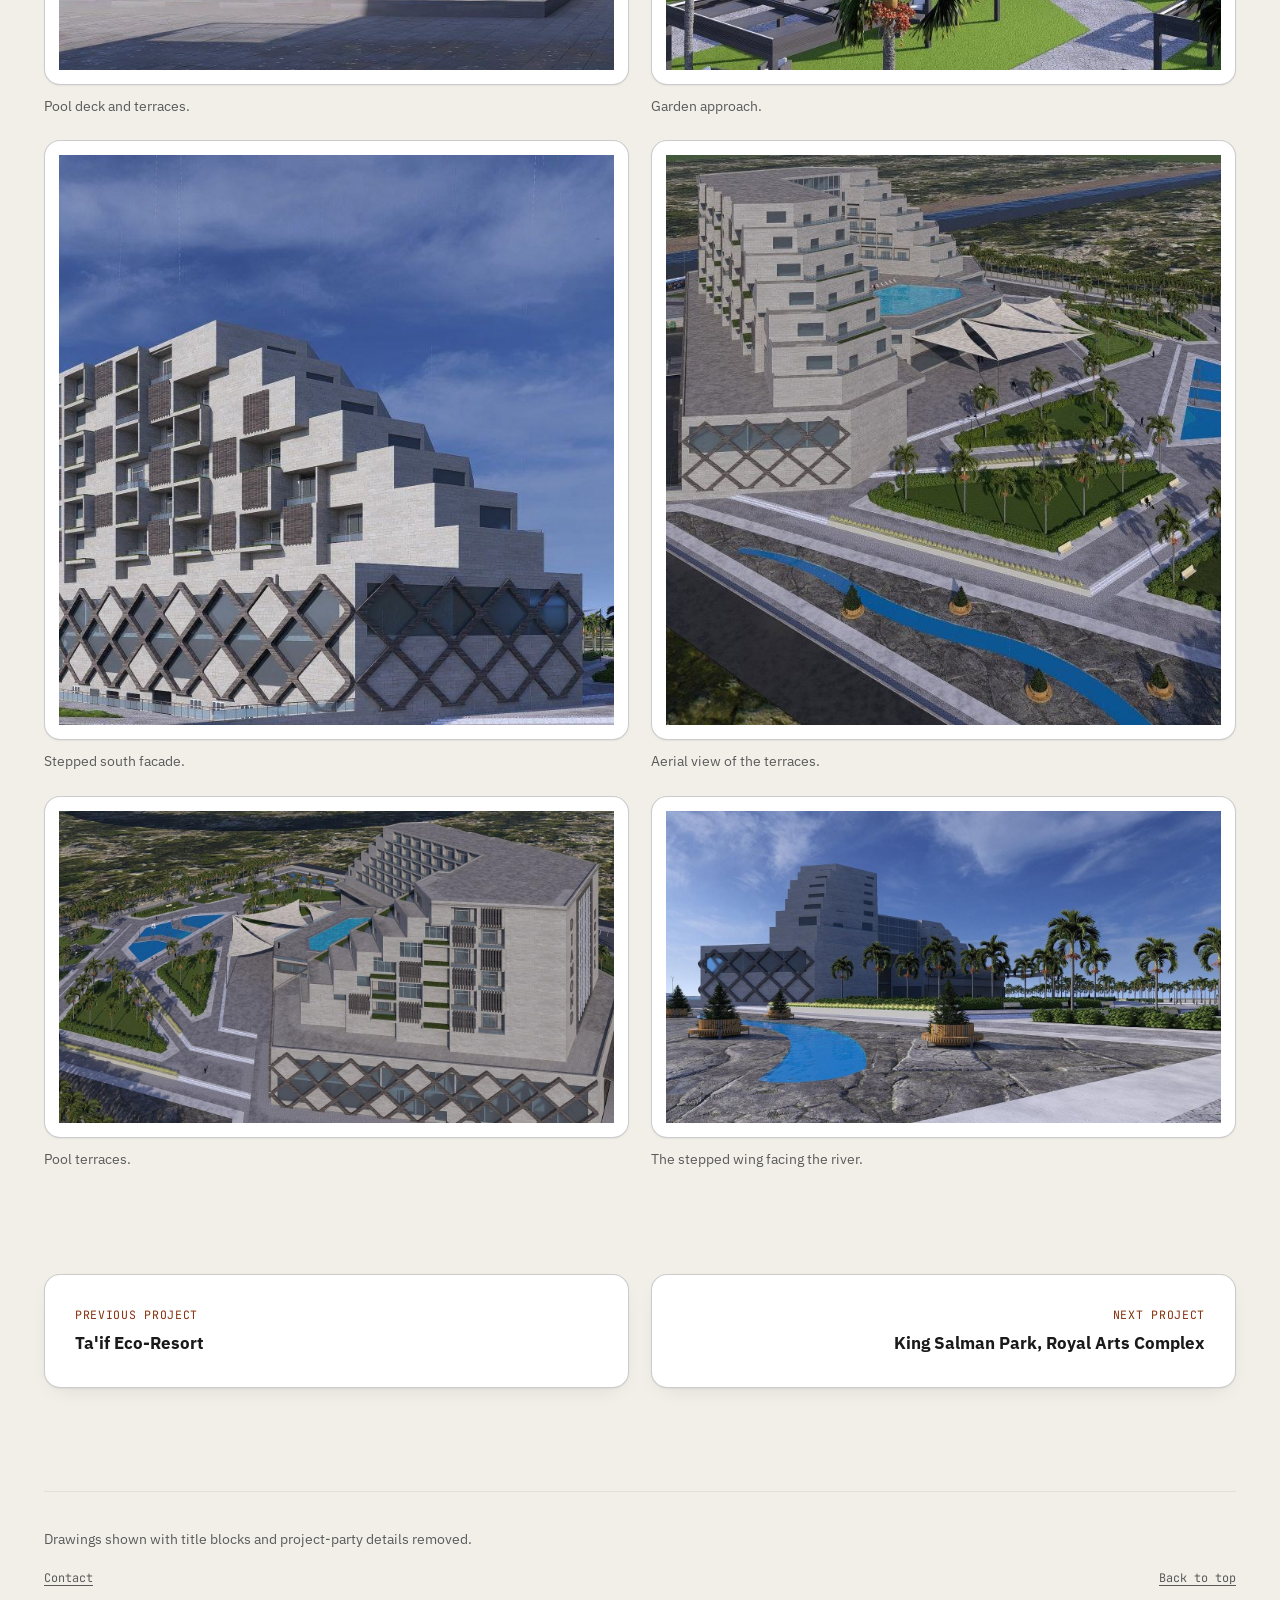
<file: projects/grand-diamond-hotel.html>
<!doctype html>
<html lang="en" dir="ltr" data-style="calm" data-archetype="other" style="--brand:#b8430f;--brand-ink:#ffffff">
<head>
  <meta charset="utf-8">
  <meta name="viewport" content="width=device-width, initial-scale=1">
  <title>Grand Diamond Hotel | Ibrahim Ahmed</title>
  <meta name="description" content="A stepped riverside hotel in Badrashin, Giza, between the River Nile and the railway. The diamond-shaped main block terraces down so most rooms look over the ">
  <meta name="author" content="Ibrahim Ahmed">
  <meta name="color-scheme" content="light dark">
  <link rel="canonical" href="https://ibrahim-ahmed-a.github.io/Portfolio/projects/grand-diamond-hotel.html">
  <meta property="og:title" content="Grand Diamond Hotel | Ibrahim Ahmed">
  <meta property="og:description" content="A stepped riverside hotel in Badrashin, Giza, between the River Nile and the railway. The diamond-shaped main block terraces down so most rooms look over the ">
  <meta property="og:image" content="https://ibrahim-ahmed-a.github.io/Portfolio/assets/work/grand-diamond-hotel.jpg">
  <meta property="og:url" content="https://ibrahim-ahmed-a.github.io/Portfolio/projects/grand-diamond-hotel.html">
  <meta property="og:type" content="article">
  <meta name="twitter:card" content="summary_large_image">
  <link rel="icon" href="../assets/avatar.jpg">
  <link rel="preconnect" href="https://fonts.googleapis.com">
<link rel="preconnect" href="https://fonts.gstatic.com" crossorigin>
<link rel="stylesheet" href="https://fonts.googleapis.com/css2?family=IBM+Plex+Sans:wght@400;500;600;700&family=JetBrains+Mono:wght@500;700&display=swap">
  <link rel="stylesheet" href="../assets/site.css">
  <link rel="stylesheet" href="../assets/extra.css">
</head>
<body class="project-page">
  <a class="skip-link" href="#main">Skip to main content</a>
  <header class="topbar" id="top">
    <a class="brand" href="../index.html">
      <img class="brand-avatar" src="../assets/avatar.jpg" width="40" height="40" alt="" loading="eager" decoding="async">
      <span class="brand-text"><strong>Ibrahim Ahmed</strong><small>Junior BIM Architect</small></span>
    </a>
    <div class="topbar-actions"><a class="btn btn-ghost btn-sm" href="../index.html#work">All projects</a></div>
  </header>
  <main id="main">
    <section class="project-hero">
      <div class="project-head" data-reveal>
        <p class="kicker"><span>Graduation project · Alexandria University · 2025</span></p>
        <h1 class="project-title">Grand Diamond Hotel</h1>
        <p class="section-lede">A stepped riverside hotel in Badrashin, Giza, between the River Nile and the railway. The diamond-shaped main block terraces down so most rooms look over the river and gardens.</p>
      </div>
      <div class="project-cover"><img src="../assets/work/grand-diamond-hotel.jpg" alt="" width="800" height="500" style="view-transition-name: work-grand-diamond-hotel"></div>
    </section>
    <section class="section grid grid-2">
      <div class="card card-facts" data-reveal><h2 class="card-title">Project</h2><dl class="facts"><div><dt>Location</dt><dd>Badrashin, Giza, Egypt</dd></div><div><dt>Height</dt><dd>Basement, ground and nine floors</dd></div><div><dt>Institution</dt><dd>Faculty of Fine Arts, Alexandria University</dd></div></dl></div>
      <div class="card" data-reveal><h2 class="card-title">Project work</h2><ul class="role-list"><li>Site plan and form development.</li><li>Floor plans, elevations and sections.</li><li>Exterior renders.</li></ul></div>
    </section>
    <section class="section">
      <div class="section-head" data-reveal><p class="kicker"><span>Drawings</span></p><h2 class="section-title">Selected sheets and images</h2>
      <p class="section-lede">Select any image to enlarge it.</p></div>
      <div class="gallery"><figure class="shot" data-reveal><button class="shot-btn" type="button" data-full="../assets/projects/grand-diamond-hotel-1.jpg" aria-label="Enlarge: Main entrance: the drop-off canopy under the north tower."><img src="../assets/projects/grand-diamond-hotel-1.jpg" alt="Main entrance: the drop-off canopy under the north tower." width="1500" height="1149" loading="lazy" decoding="async"></button><figcaption>Main entrance: the drop-off canopy under the north tower.</figcaption></figure><figure class="shot tall" data-reveal><button class="shot-btn" type="button" data-full="../assets/projects/grand-diamond-hotel-2.jpg" aria-label="Enlarge: Site analysis."><img src="../assets/projects/grand-diamond-hotel-2.jpg" alt="Site analysis." width="441" height="1500" loading="lazy" decoding="async"></button><figcaption>Site analysis.</figcaption></figure><figure class="shot" data-reveal><button class="shot-btn" type="button" data-full="../assets/projects/grand-diamond-hotel-3.jpg" aria-label="Enlarge: Site plan, 1:750."><img src="../assets/projects/grand-diamond-hotel-3.jpg" alt="Site plan, 1:750." width="1283" height="795" loading="lazy" decoding="async"></button><figcaption>Site plan, 1:750.</figcaption></figure><figure class="shot tall" data-reveal><button class="shot-btn" type="button" data-full="../assets/projects/grand-diamond-hotel-4.jpg" aria-label="Enlarge: Form development in five steps."><img src="../assets/projects/grand-diamond-hotel-4.jpg" alt="Form development in five steps." width="305" height="823" loading="lazy" decoding="async"></button><figcaption>Form development in five steps.</figcaption></figure><figure class="shot" data-reveal><button class="shot-btn" type="button" data-full="../assets/projects/grand-diamond-hotel-5.jpg" aria-label="Enlarge: Ground floor plan with the landscaped site, 1:400."><img src="../assets/projects/grand-diamond-hotel-5.jpg" alt="Ground floor plan with the landscaped site, 1:400." width="1500" height="1242" loading="lazy" decoding="async"></button><figcaption>Ground floor plan with the landscaped site, 1:400.</figcaption></figure><figure class="shot wide" data-reveal><button class="shot-btn" type="button" data-full="../assets/projects/grand-diamond-hotel-6.jpg" aria-label="Enlarge: Typical floors 5 to 9 step back one bay at a time."><img src="../assets/projects/grand-diamond-hotel-6.jpg" alt="Typical floors 5 to 9 step back one bay at a time." width="1500" height="345" loading="lazy" decoding="async"></button><figcaption>Typical floors 5 to 9 step back one bay at a time.</figcaption></figure><figure class="shot wide" data-reveal><button class="shot-btn" type="button" data-full="../assets/projects/grand-diamond-hotel-7.jpg" aria-label="Enlarge: Elevations and section A-A, 1:250."><img src="../assets/projects/grand-diamond-hotel-7.jpg" alt="Elevations and section A-A, 1:250." width="1500" height="151" loading="lazy" decoding="async"></button><figcaption>Elevations and section A-A, 1:250.</figcaption></figure><figure class="shot" data-reveal><button class="shot-btn" type="button" data-full="../assets/projects/grand-diamond-hotel-8.jpg" aria-label="Enlarge: Pool deck and terraces."><img src="../assets/projects/grand-diamond-hotel-8.jpg" alt="Pool deck and terraces." width="701" height="720" loading="lazy" decoding="async"></button><figcaption>Pool deck and terraces.</figcaption></figure><figure class="shot" data-reveal><button class="shot-btn" type="button" data-full="../assets/projects/grand-diamond-hotel-9.jpg" aria-label="Enlarge: Garden approach."><img src="../assets/projects/grand-diamond-hotel-9.jpg" alt="Garden approach." width="701" height="720" loading="lazy" decoding="async"></button><figcaption>Garden approach.</figcaption></figure><figure class="shot" data-reveal><button class="shot-btn" type="button" data-full="../assets/projects/grand-diamond-hotel-10.jpg" aria-label="Enlarge: Stepped south facade."><img src="../assets/projects/grand-diamond-hotel-10.jpg" alt="Stepped south facade." width="701" height="720" loading="lazy" decoding="async"></button><figcaption>Stepped south facade.</figcaption></figure><figure class="shot" data-reveal><button class="shot-btn" type="button" data-full="../assets/projects/grand-diamond-hotel-11.jpg" aria-label="Enlarge: Aerial view of the terraces."><img src="../assets/projects/grand-diamond-hotel-11.jpg" alt="Aerial view of the terraces." width="701" height="720" loading="lazy" decoding="async"></button><figcaption>Aerial view of the terraces.</figcaption></figure><figure class="shot" data-reveal><button class="shot-btn" type="button" data-full="../assets/projects/grand-diamond-hotel-12.jpg" aria-label="Enlarge: Pool terraces."><img src="../assets/projects/grand-diamond-hotel-12.jpg" alt="Pool terraces." width="1500" height="844" loading="lazy" decoding="async"></button><figcaption>Pool terraces.</figcaption></figure><figure class="shot" data-reveal><button class="shot-btn" type="button" data-full="../assets/projects/grand-diamond-hotel-13.jpg" aria-label="Enlarge: The stepped wing facing the river."><img src="../assets/projects/grand-diamond-hotel-13.jpg" alt="The stepped wing facing the river." width="1500" height="844" loading="lazy" decoding="async"></button><figcaption>The stepped wing facing the river.</figcaption></figure></div>
      
    </section>
    <nav class="section project-nav" aria-label="More projects" data-reveal>
      <a class="card project-nav-link" href="taif-eco-resort.html"><small>Previous project</small><strong>Ta&#x27;if Eco-Resort</strong></a>
      <a class="card project-nav-link next" href="king-salman-park-royal-arts-complex.html"><small>Next project</small><strong>King Salman Park, Royal Arts Complex</strong></a>
    </nav>
  </main>
  <footer class="footer"><div class="footer-inner">
    <p class="footer-note">Drawings shown with title blocks and project-party details removed.</p>
    <p class="footer-meta"><a href="../index.html#contact">Contact</a><a href="#top">Back to top</a></p>
  </div></footer>
  <dialog class="lightbox" id="lightbox" aria-label="Enlarged image"><button class="lightbox-close" type="button" aria-label="Close">Close</button><img alt="" src="[data-uri]"></dialog>
  <script src="../assets/extra.js" defer></script>
</body>
</html>
</file>
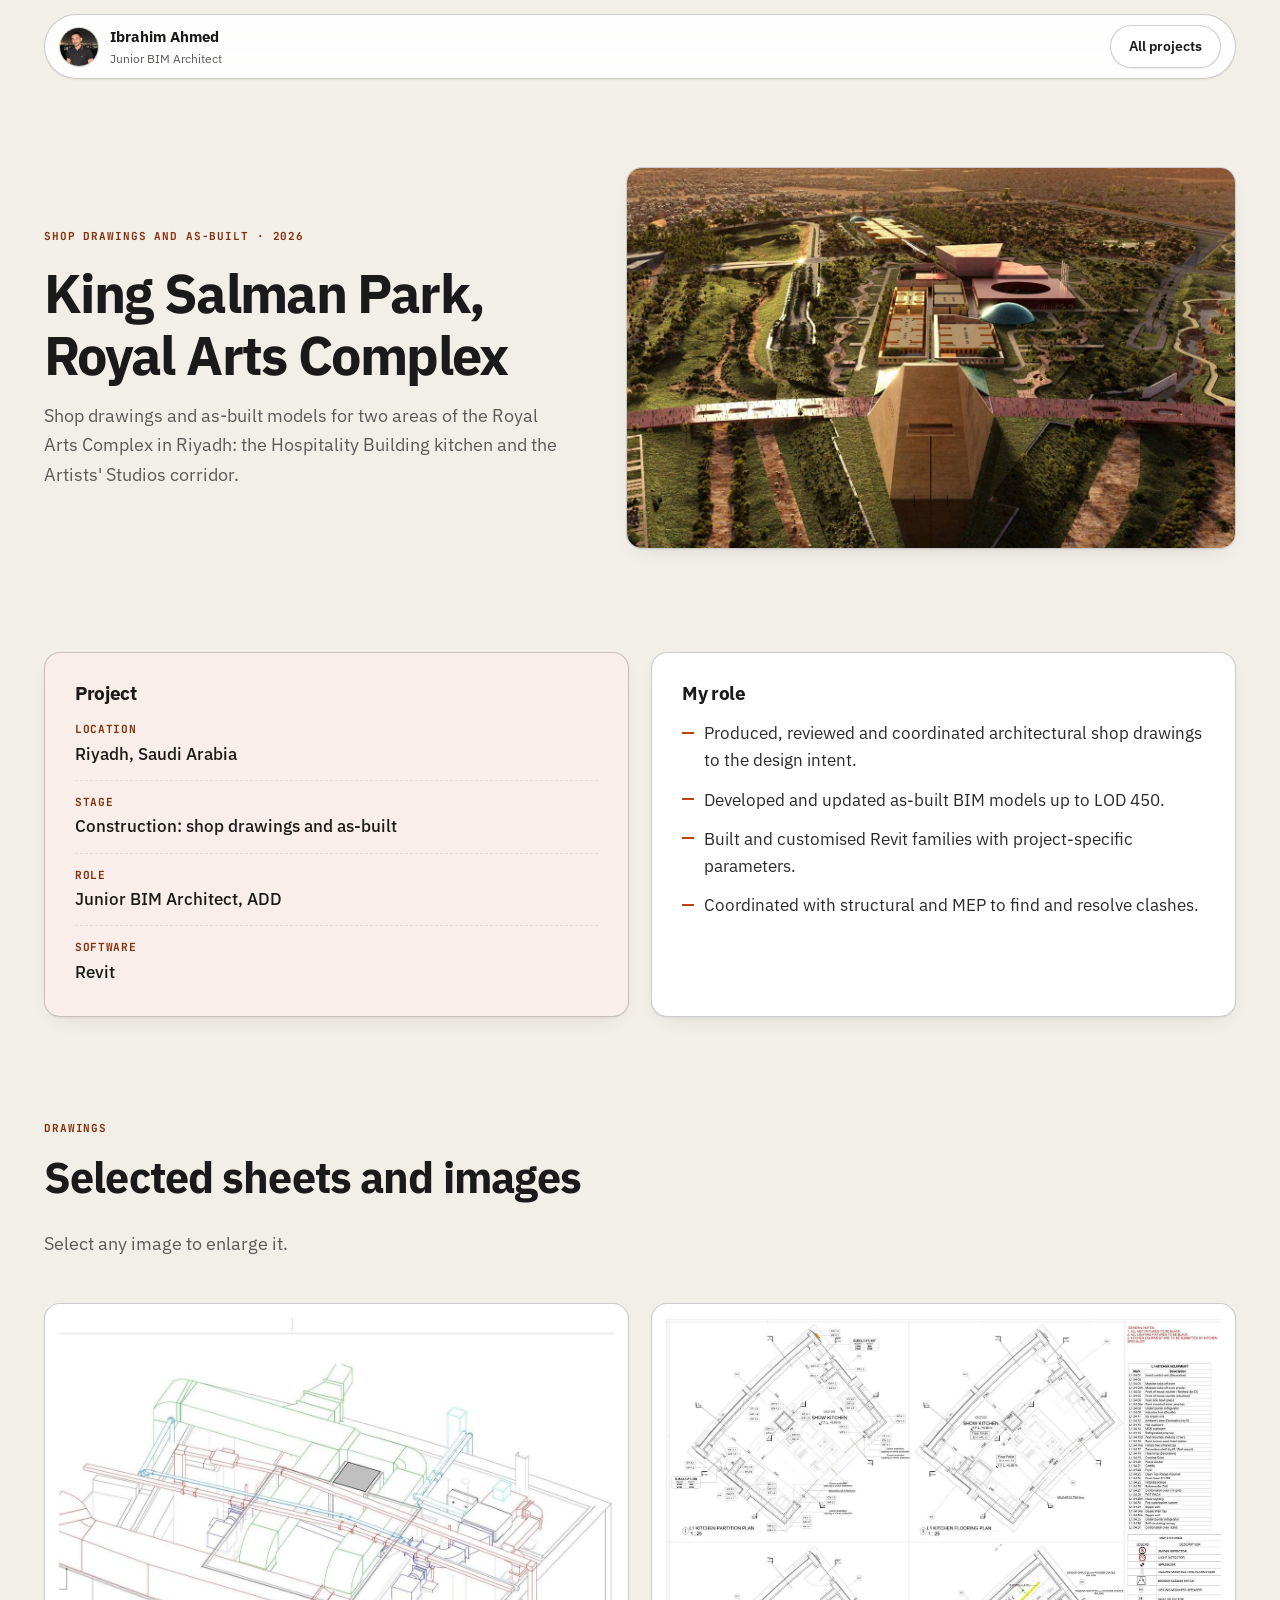
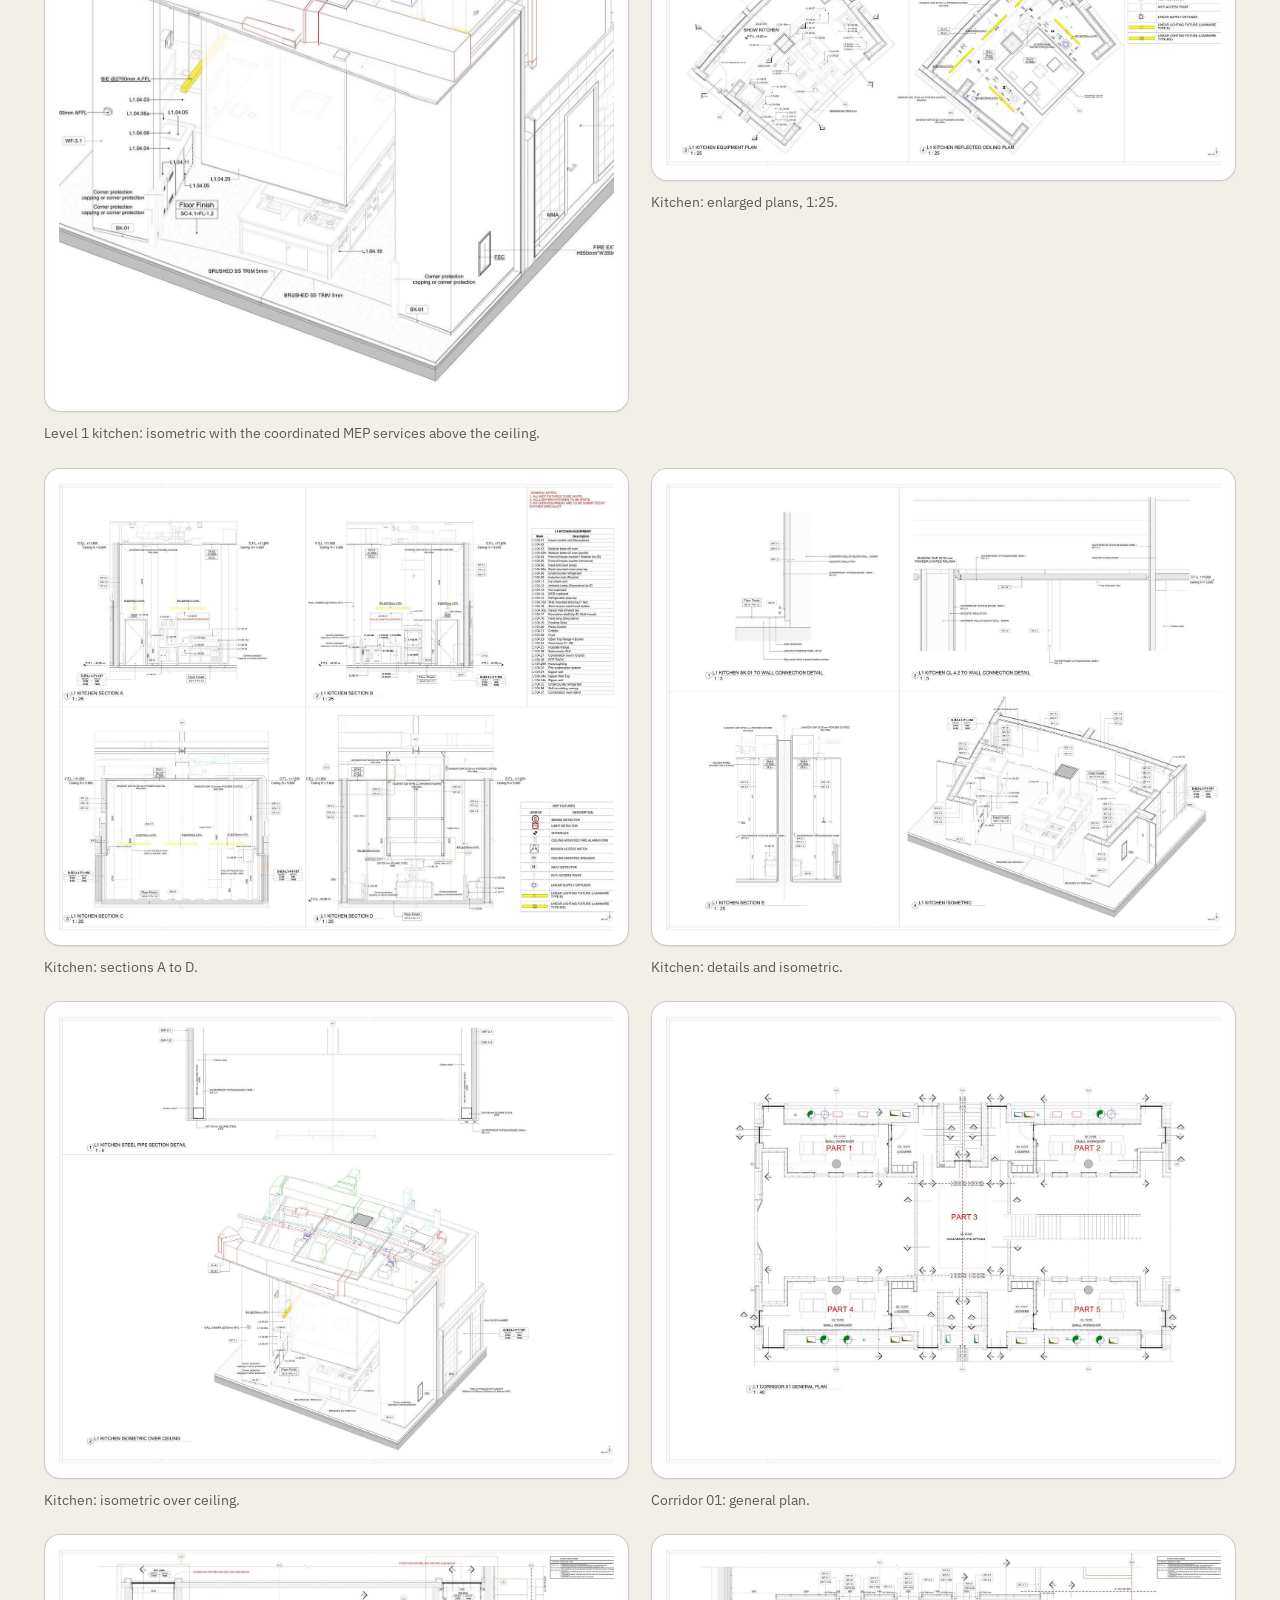
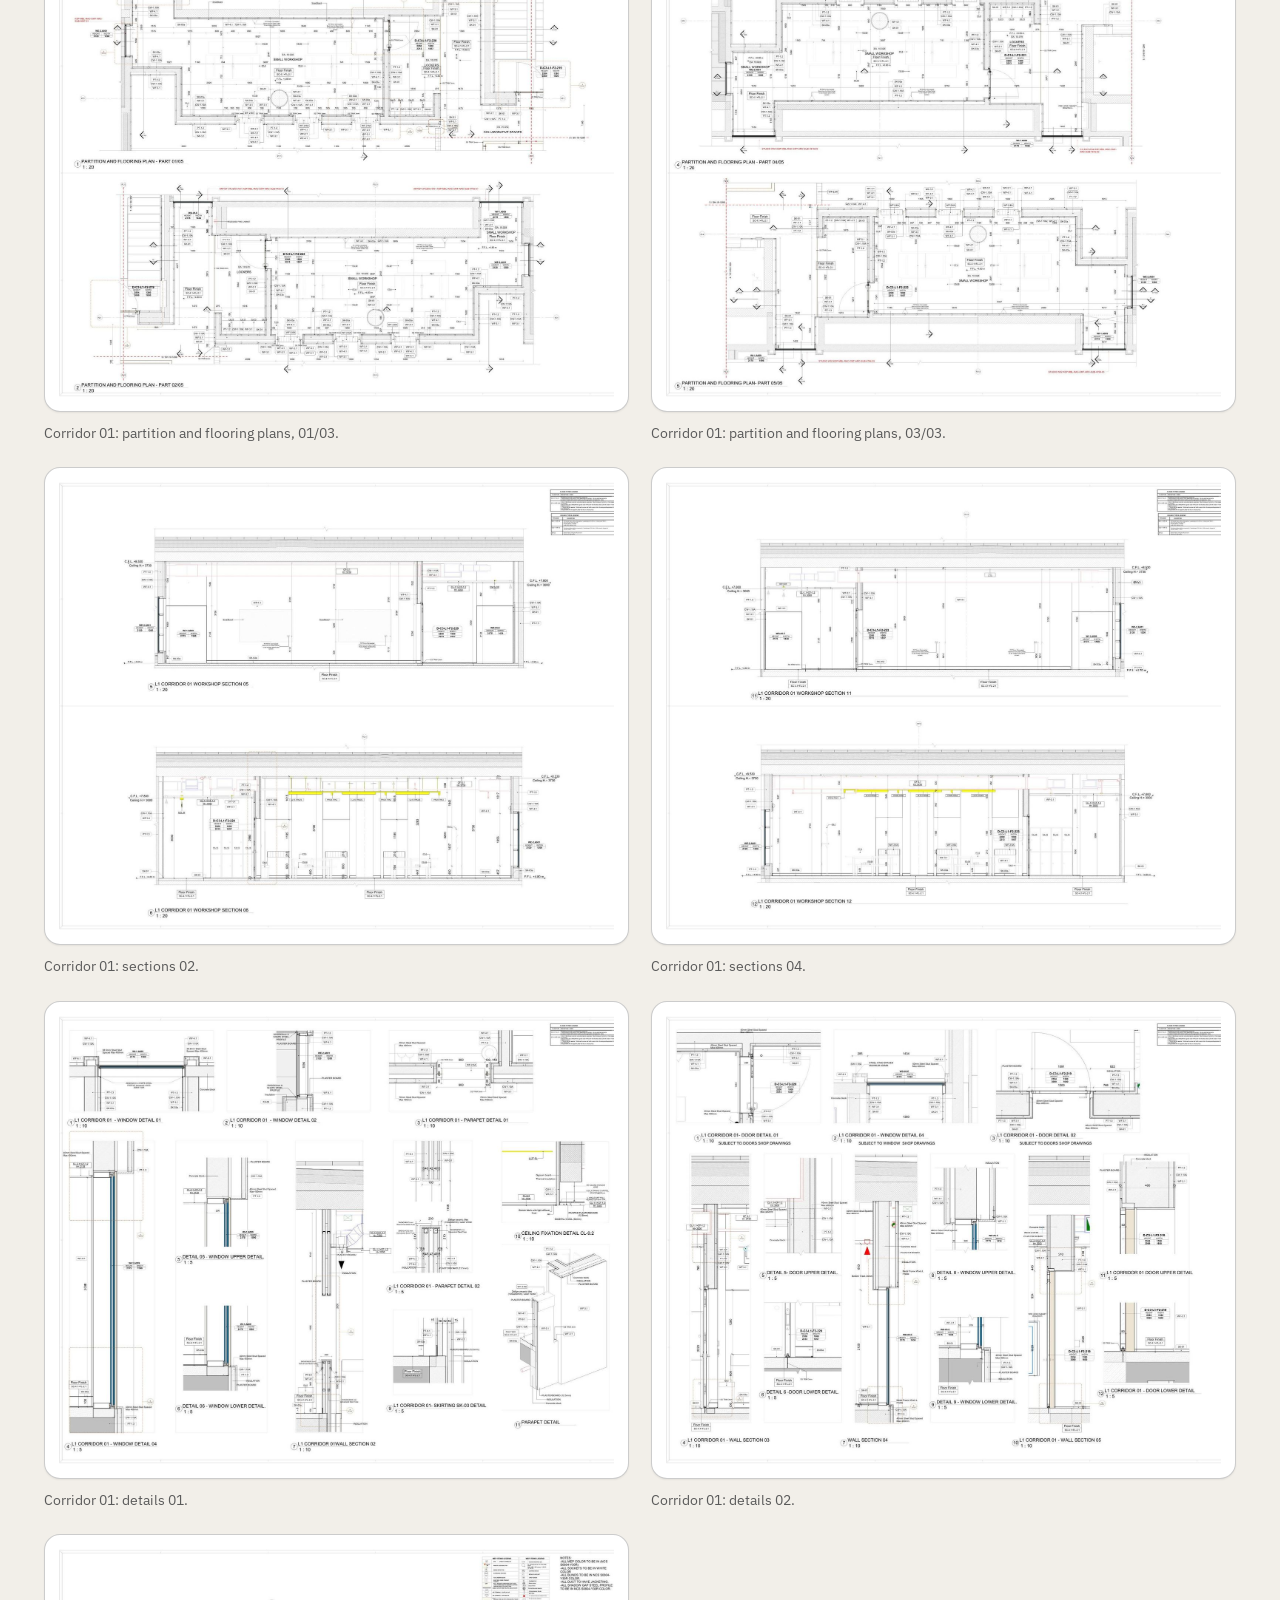
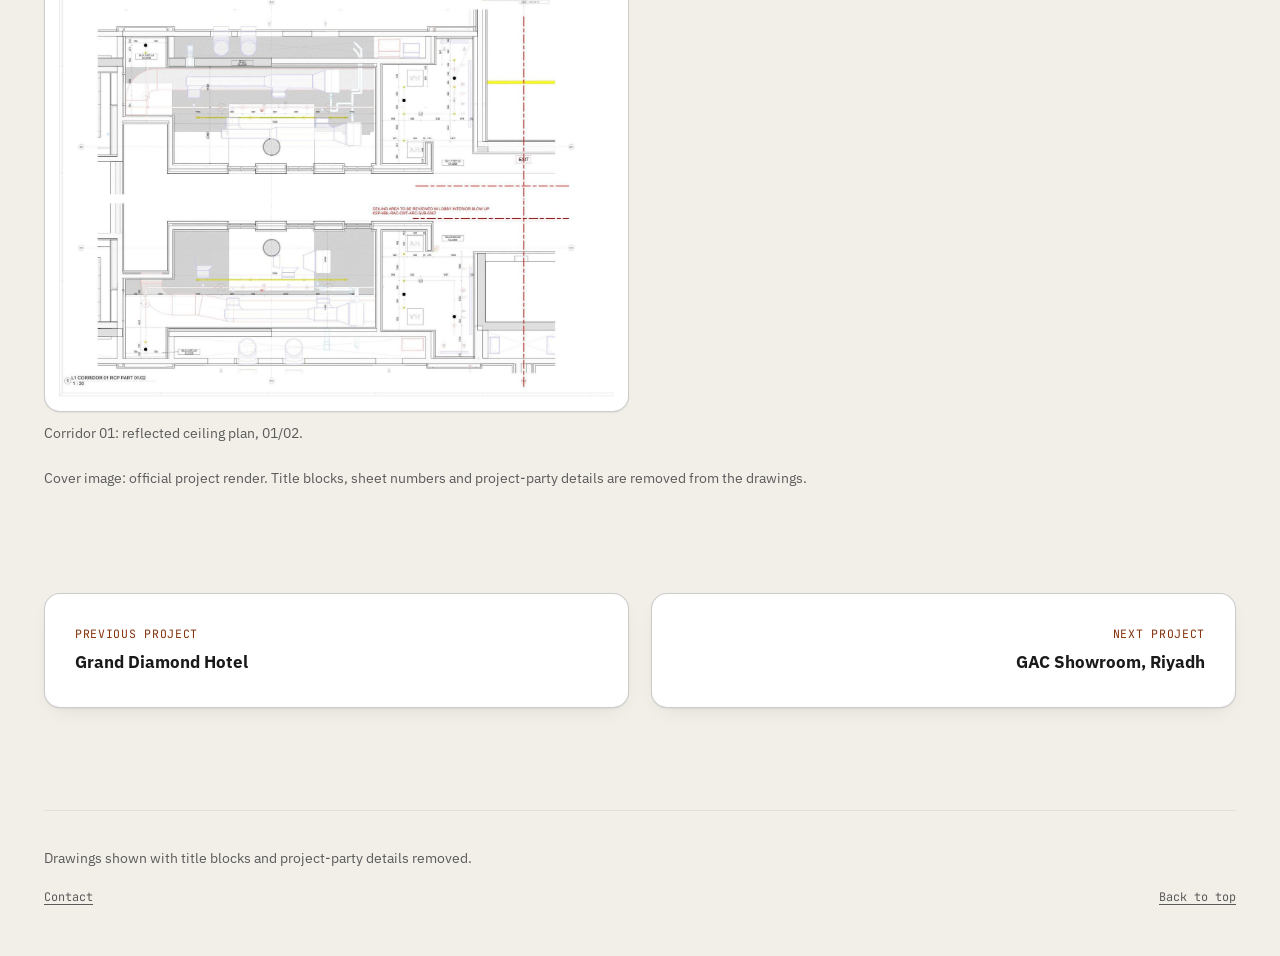
<file: projects/king-salman-park-royal-arts-complex.html>
<!doctype html>
<html lang="en" dir="ltr" data-style="calm" data-archetype="other" style="--brand:#b8430f;--brand-ink:#ffffff">
<head>
  <meta charset="utf-8">
  <meta name="viewport" content="width=device-width, initial-scale=1">
  <title>King Salman Park, Royal Arts Complex | Ibrahim Ahmed</title>
  <meta name="description" content="Shop drawings and as-built models for two areas of the Royal Arts Complex in Riyadh: the Hospitality Building kitchen and the Artists&#x27; Studios corridor.">
  <meta name="author" content="Ibrahim Ahmed">
  <meta name="color-scheme" content="light dark">
  <link rel="canonical" href="https://ibrahim-ahmed-a.github.io/Portfolio/projects/king-salman-park-royal-arts-complex.html">
  <meta property="og:title" content="King Salman Park, Royal Arts Complex | Ibrahim Ahmed">
  <meta property="og:description" content="Shop drawings and as-built models for two areas of the Royal Arts Complex in Riyadh: the Hospitality Building kitchen and the Artists&#x27; Studios corridor.">
  <meta property="og:image" content="https://ibrahim-ahmed-a.github.io/Portfolio/assets/work/king-salman-park-royal-arts-complex.jpg">
  <meta property="og:url" content="https://ibrahim-ahmed-a.github.io/Portfolio/projects/king-salman-park-royal-arts-complex.html">
  <meta property="og:type" content="article">
  <meta name="twitter:card" content="summary_large_image">
  <link rel="icon" href="../assets/avatar.jpg">
  <link rel="preconnect" href="https://fonts.googleapis.com">
<link rel="preconnect" href="https://fonts.gstatic.com" crossorigin>
<link rel="stylesheet" href="https://fonts.googleapis.com/css2?family=IBM+Plex+Sans:wght@400;500;600;700&family=JetBrains+Mono:wght@500;700&display=swap">
  <link rel="stylesheet" href="../assets/site.css">
  <link rel="stylesheet" href="../assets/extra.css">
</head>
<body class="project-page">
  <a class="skip-link" href="#main">Skip to main content</a>
  <header class="topbar" id="top">
    <a class="brand" href="../index.html">
      <img class="brand-avatar" src="../assets/avatar.jpg" width="40" height="40" alt="" loading="eager" decoding="async">
      <span class="brand-text"><strong>Ibrahim Ahmed</strong><small>Junior BIM Architect</small></span>
    </a>
    <div class="topbar-actions"><a class="btn btn-ghost btn-sm" href="../index.html#work">All projects</a></div>
  </header>
  <main id="main">
    <section class="project-hero">
      <div class="project-head" data-reveal>
        <p class="kicker"><span>Shop drawings and as-built · 2026</span></p>
        <h1 class="project-title">King Salman Park, Royal Arts Complex</h1>
        <p class="section-lede">Shop drawings and as-built models for two areas of the Royal Arts Complex in Riyadh: the Hospitality Building kitchen and the Artists&#x27; Studios corridor.</p>
      </div>
      <div class="project-cover"><img src="../assets/work/king-salman-park-royal-arts-complex.jpg" alt="" width="800" height="500" style="view-transition-name: work-king-salman-park-royal-arts-complex"></div>
    </section>
    <section class="section grid grid-2">
      <div class="card card-facts" data-reveal><h2 class="card-title">Project</h2><dl class="facts"><div><dt>Location</dt><dd>Riyadh, Saudi Arabia</dd></div><div><dt>Stage</dt><dd>Construction: shop drawings and as-built</dd></div><div><dt>Role</dt><dd>Junior BIM Architect, ADD</dd></div><div><dt>Software</dt><dd>Revit</dd></div></dl></div>
      <div class="card" data-reveal><h2 class="card-title">My role</h2><ul class="role-list"><li>Produced, reviewed and coordinated architectural shop drawings to the design intent.</li><li>Developed and updated as-built BIM models up to LOD 450.</li><li>Built and customised Revit families with project-specific parameters.</li><li>Coordinated with structural and MEP to find and resolve clashes.</li></ul></div>
    </section>
    <section class="section">
      <div class="section-head" data-reveal><p class="kicker"><span>Drawings</span></p><h2 class="section-title">Selected sheets and images</h2>
      <p class="section-lede">Select any image to enlarge it.</p></div>
      <div class="gallery"><figure class="shot" data-reveal><button class="shot-btn" type="button" data-full="../assets/projects/king-salman-park-royal-arts-complex-1.jpg" aria-label="Enlarge: Level 1 kitchen: isometric with the coordinated MEP services above the ceiling."><img src="../assets/projects/king-salman-park-royal-arts-complex-1.jpg" alt="Level 1 kitchen: isometric with the coordinated MEP services above the ceiling." width="1225" height="1500" loading="lazy" decoding="async"></button><figcaption>Level 1 kitchen: isometric with the coordinated MEP services above the ceiling.</figcaption></figure><figure class="shot" data-reveal><button class="shot-btn" type="button" data-full="../assets/projects/king-salman-park-royal-arts-complex-2.jpg" aria-label="Enlarge: Kitchen: enlarged plans, 1:25."><img src="../assets/projects/king-salman-park-royal-arts-complex-2.jpg" alt="Kitchen: enlarged plans, 1:25." width="1500" height="1211" loading="lazy" decoding="async"></button><figcaption>Kitchen: enlarged plans, 1:25.</figcaption></figure><figure class="shot" data-reveal><button class="shot-btn" type="button" data-full="../assets/projects/king-salman-park-royal-arts-complex-3.jpg" aria-label="Enlarge: Kitchen: sections A to D."><img src="../assets/projects/king-salman-park-royal-arts-complex-3.jpg" alt="Kitchen: sections A to D." width="1500" height="1211" loading="lazy" decoding="async"></button><figcaption>Kitchen: sections A to D.</figcaption></figure><figure class="shot" data-reveal><button class="shot-btn" type="button" data-full="../assets/projects/king-salman-park-royal-arts-complex-4.jpg" aria-label="Enlarge: Kitchen: details and isometric."><img src="../assets/projects/king-salman-park-royal-arts-complex-4.jpg" alt="Kitchen: details and isometric." width="1500" height="1211" loading="lazy" decoding="async"></button><figcaption>Kitchen: details and isometric.</figcaption></figure><figure class="shot" data-reveal><button class="shot-btn" type="button" data-full="../assets/projects/king-salman-park-royal-arts-complex-5.jpg" aria-label="Enlarge: Kitchen: isometric over ceiling."><img src="../assets/projects/king-salman-park-royal-arts-complex-5.jpg" alt="Kitchen: isometric over ceiling." width="1500" height="1211" loading="lazy" decoding="async"></button><figcaption>Kitchen: isometric over ceiling.</figcaption></figure><figure class="shot" data-reveal><button class="shot-btn" type="button" data-full="../assets/projects/king-salman-park-royal-arts-complex-6.jpg" aria-label="Enlarge: Corridor 01: general plan."><img src="../assets/projects/king-salman-park-royal-arts-complex-6.jpg" alt="Corridor 01: general plan." width="1500" height="1211" loading="lazy" decoding="async"></button><figcaption>Corridor 01: general plan.</figcaption></figure><figure class="shot" data-reveal><button class="shot-btn" type="button" data-full="../assets/projects/king-salman-park-royal-arts-complex-7.jpg" aria-label="Enlarge: Corridor 01: partition and flooring plans, 01/03."><img src="../assets/projects/king-salman-park-royal-arts-complex-7.jpg" alt="Corridor 01: partition and flooring plans, 01/03." width="1500" height="1211" loading="lazy" decoding="async"></button><figcaption>Corridor 01: partition and flooring plans, 01/03.</figcaption></figure><figure class="shot" data-reveal><button class="shot-btn" type="button" data-full="../assets/projects/king-salman-park-royal-arts-complex-8.jpg" aria-label="Enlarge: Corridor 01: partition and flooring plans, 03/03."><img src="../assets/projects/king-salman-park-royal-arts-complex-8.jpg" alt="Corridor 01: partition and flooring plans, 03/03." width="1500" height="1211" loading="lazy" decoding="async"></button><figcaption>Corridor 01: partition and flooring plans, 03/03.</figcaption></figure><figure class="shot" data-reveal><button class="shot-btn" type="button" data-full="../assets/projects/king-salman-park-royal-arts-complex-9.jpg" aria-label="Enlarge: Corridor 01: sections 02."><img src="../assets/projects/king-salman-park-royal-arts-complex-9.jpg" alt="Corridor 01: sections 02." width="1500" height="1211" loading="lazy" decoding="async"></button><figcaption>Corridor 01: sections 02.</figcaption></figure><figure class="shot" data-reveal><button class="shot-btn" type="button" data-full="../assets/projects/king-salman-park-royal-arts-complex-10.jpg" aria-label="Enlarge: Corridor 01: sections 04."><img src="../assets/projects/king-salman-park-royal-arts-complex-10.jpg" alt="Corridor 01: sections 04." width="1500" height="1211" loading="lazy" decoding="async"></button><figcaption>Corridor 01: sections 04.</figcaption></figure><figure class="shot" data-reveal><button class="shot-btn" type="button" data-full="../assets/projects/king-salman-park-royal-arts-complex-11.jpg" aria-label="Enlarge: Corridor 01: details 01."><img src="../assets/projects/king-salman-park-royal-arts-complex-11.jpg" alt="Corridor 01: details 01." width="1500" height="1211" loading="lazy" decoding="async"></button><figcaption>Corridor 01: details 01.</figcaption></figure><figure class="shot" data-reveal><button class="shot-btn" type="button" data-full="../assets/projects/king-salman-park-royal-arts-complex-12.jpg" aria-label="Enlarge: Corridor 01: details 02."><img src="../assets/projects/king-salman-park-royal-arts-complex-12.jpg" alt="Corridor 01: details 02." width="1500" height="1211" loading="lazy" decoding="async"></button><figcaption>Corridor 01: details 02.</figcaption></figure><figure class="shot" data-reveal><button class="shot-btn" type="button" data-full="../assets/projects/king-salman-park-royal-arts-complex-13.jpg" aria-label="Enlarge: Corridor 01: reflected ceiling plan, 01/02."><img src="../assets/projects/king-salman-park-royal-arts-complex-13.jpg" alt="Corridor 01: reflected ceiling plan, 01/02." width="1500" height="1211" loading="lazy" decoding="async"></button><figcaption>Corridor 01: reflected ceiling plan, 01/02.</figcaption></figure></div>
      <p class="project-note" data-reveal>Cover image: official project render. Title blocks, sheet numbers and project-party details are removed from the drawings.</p>
    </section>
    <nav class="section project-nav" aria-label="More projects" data-reveal>
      <a class="card project-nav-link" href="grand-diamond-hotel.html"><small>Previous project</small><strong>Grand Diamond Hotel</strong></a>
      <a class="card project-nav-link next" href="gac-showroom-riyadh.html"><small>Next project</small><strong>GAC Showroom, Riyadh</strong></a>
    </nav>
  </main>
  <footer class="footer"><div class="footer-inner">
    <p class="footer-note">Drawings shown with title blocks and project-party details removed.</p>
    <p class="footer-meta"><a href="../index.html#contact">Contact</a><a href="#top">Back to top</a></p>
  </div></footer>
  <dialog class="lightbox" id="lightbox" aria-label="Enlarged image"><button class="lightbox-close" type="button" aria-label="Close">Close</button><img alt="" src="[data-uri]"></dialog>
  <script src="../assets/extra.js" defer></script>
</body>
</html>
</file>
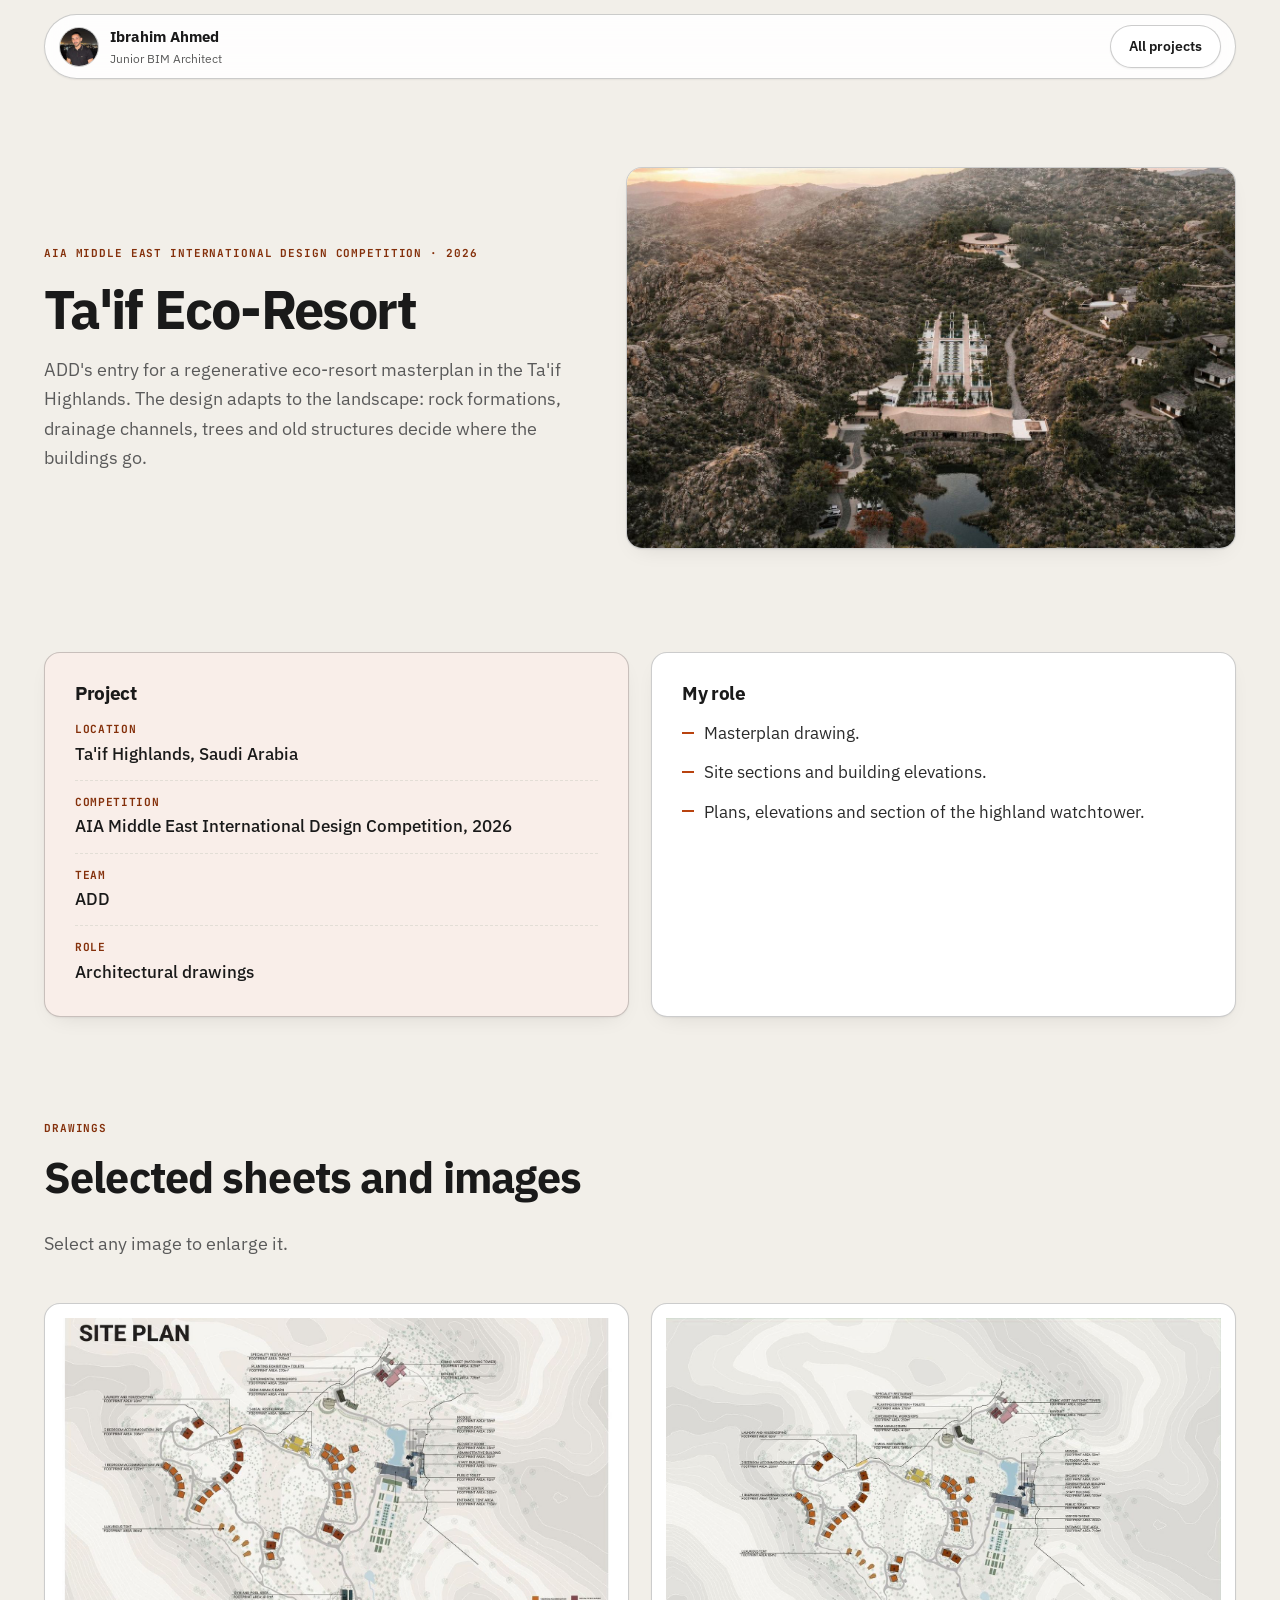
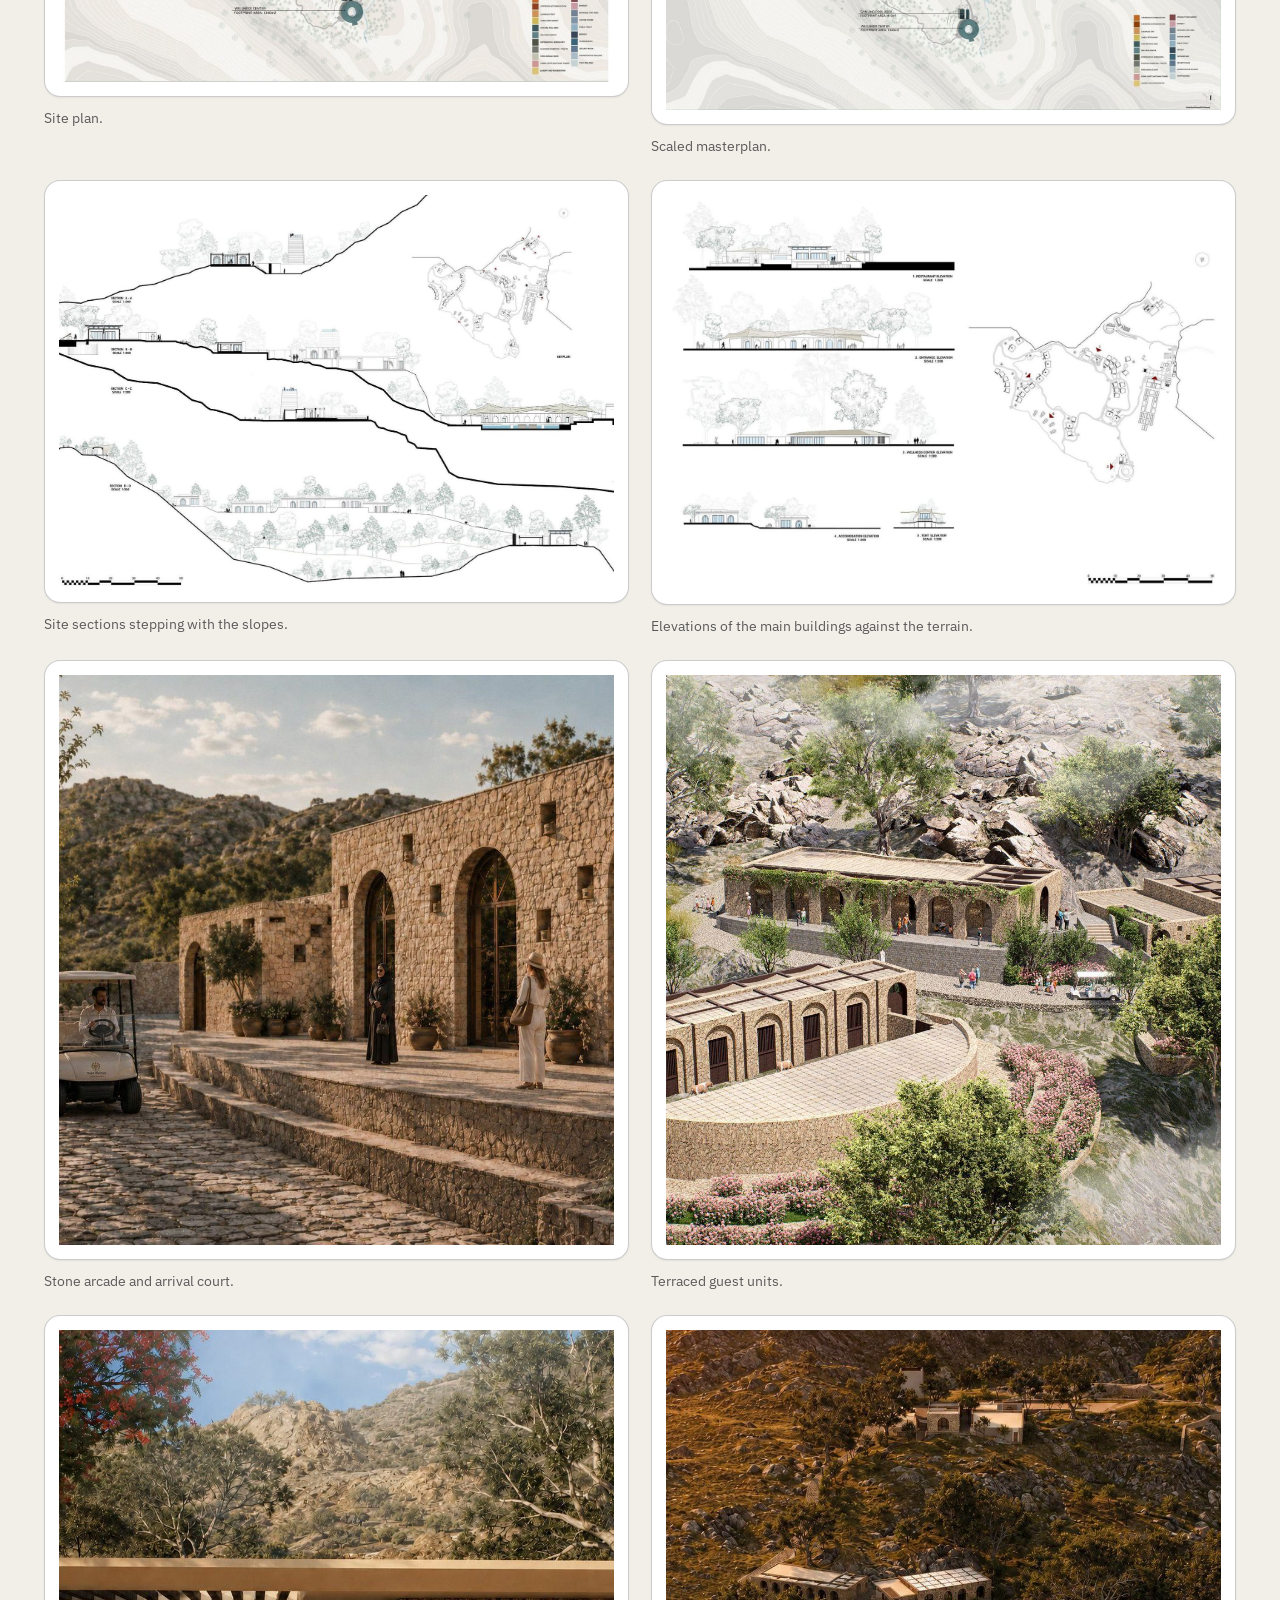
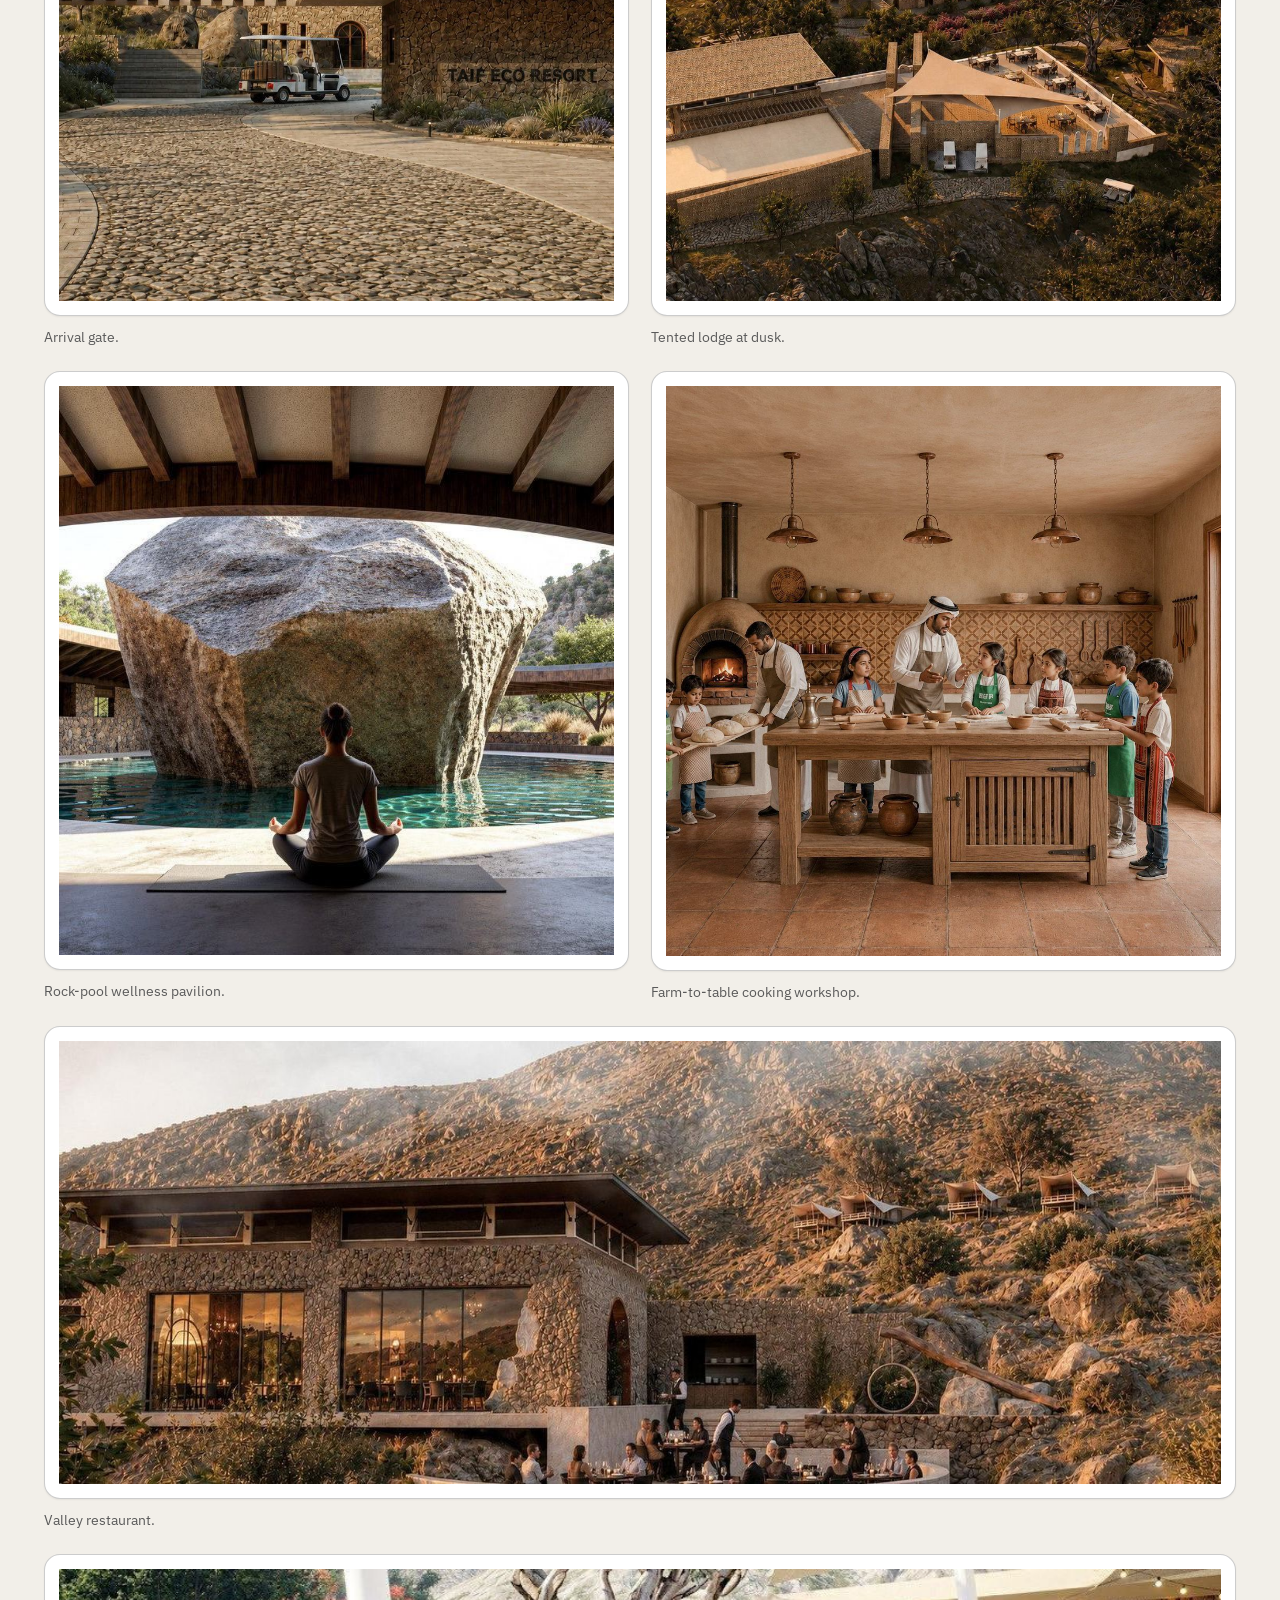
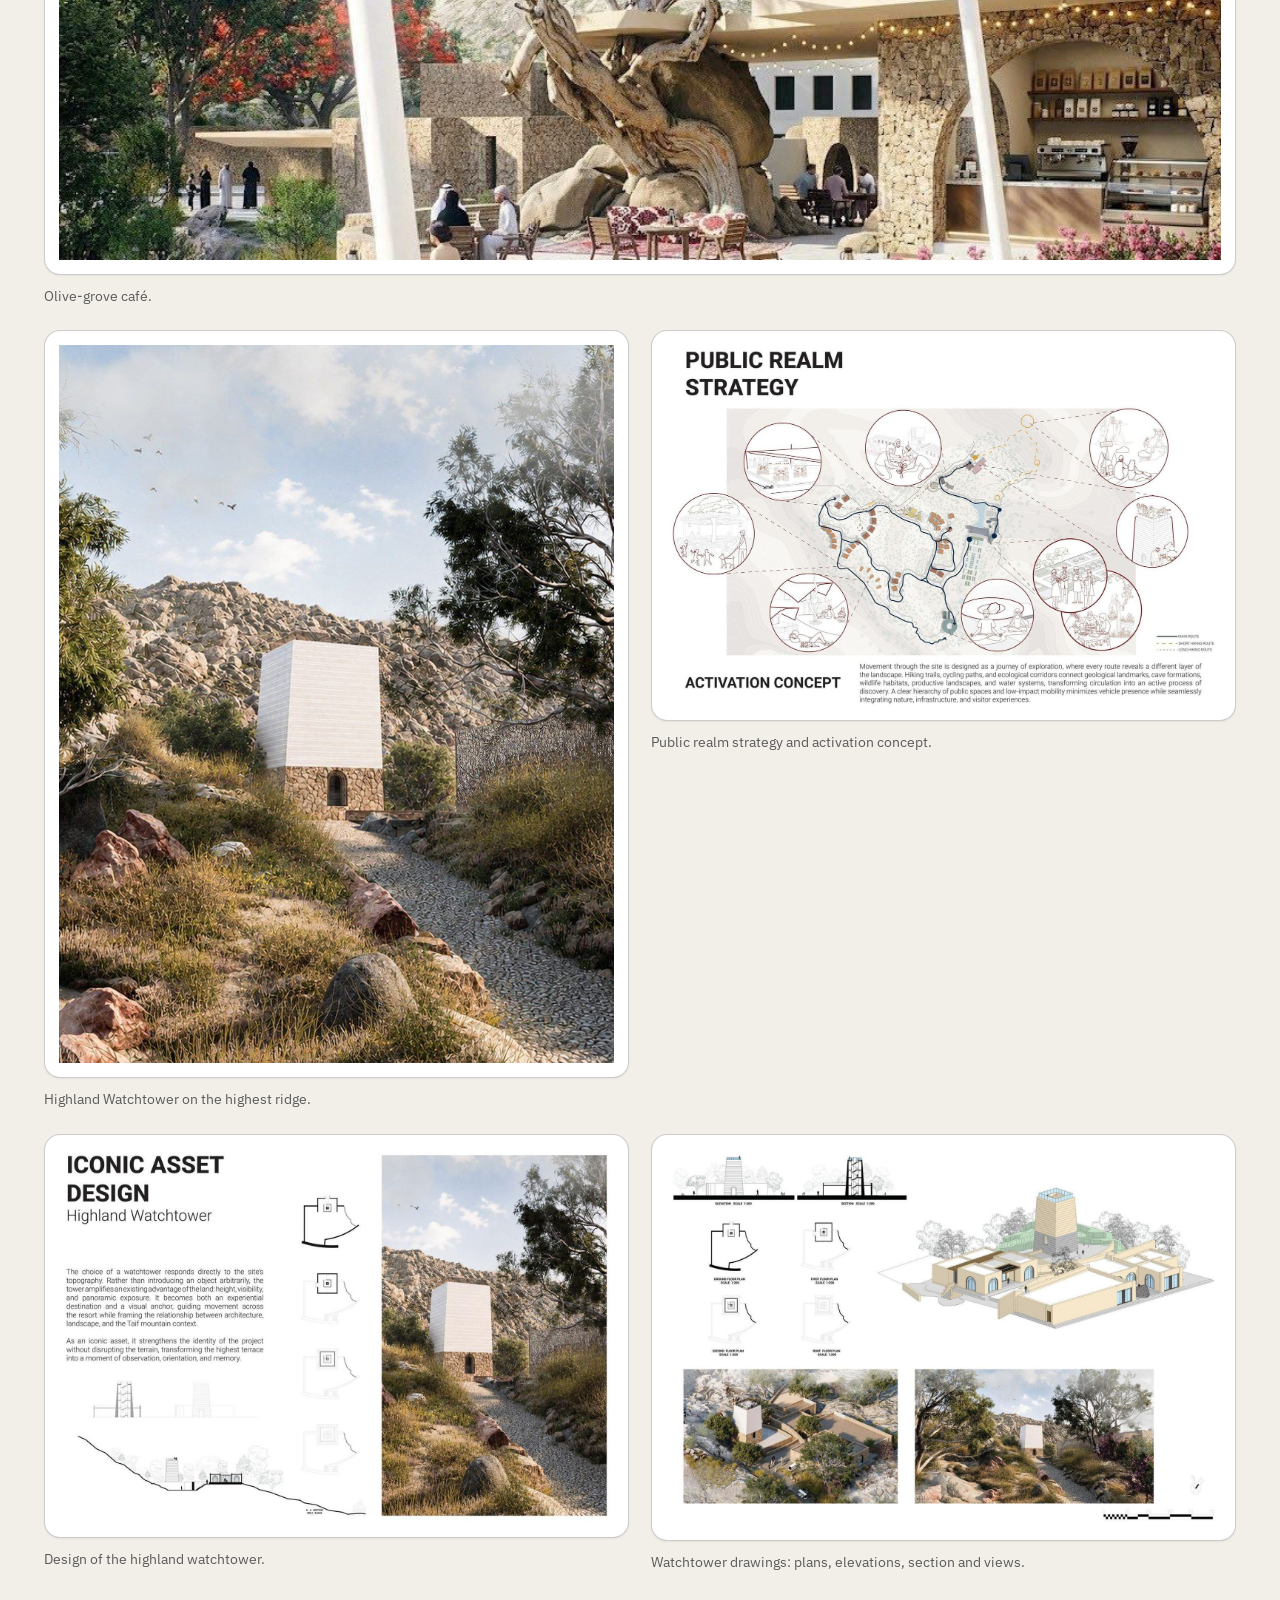
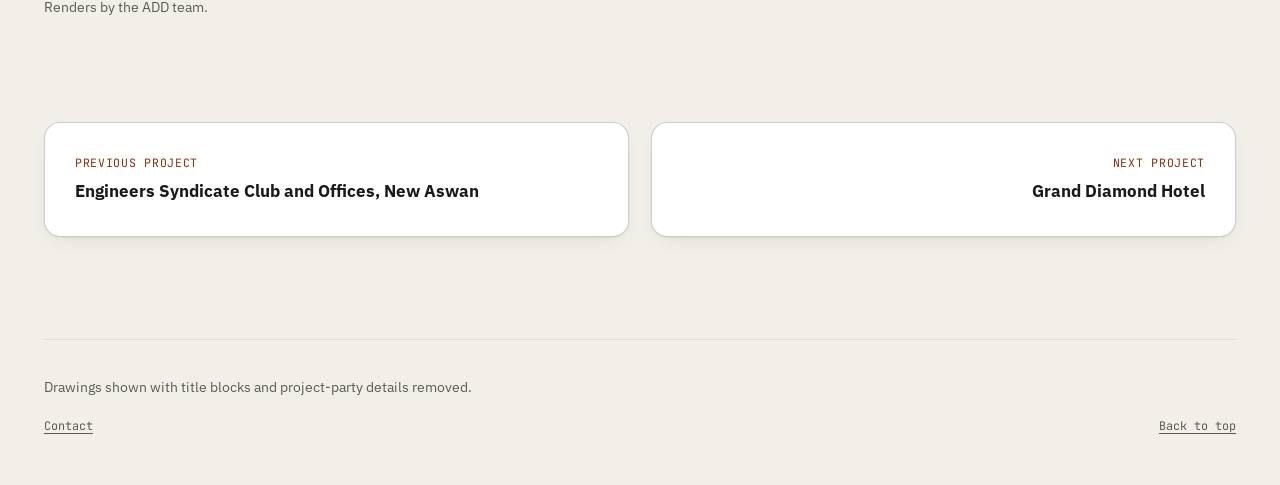
<file: projects/taif-eco-resort.html>
<!doctype html>
<html lang="en" dir="ltr" data-style="calm" data-archetype="other" style="--brand:#b8430f;--brand-ink:#ffffff">
<head>
  <meta charset="utf-8">
  <meta name="viewport" content="width=device-width, initial-scale=1">
  <title>Ta&#x27;if Eco-Resort | Ibrahim Ahmed</title>
  <meta name="description" content="ADD&#x27;s entry for a regenerative eco-resort masterplan in the Ta&#x27;if Highlands. The design adapts to the landscape: rock formations, drainage channels,">
  <meta name="author" content="Ibrahim Ahmed">
  <meta name="color-scheme" content="light dark">
  <link rel="canonical" href="https://ibrahim-ahmed-a.github.io/Portfolio/projects/taif-eco-resort.html">
  <meta property="og:title" content="Ta&#x27;if Eco-Resort | Ibrahim Ahmed">
  <meta property="og:description" content="ADD&#x27;s entry for a regenerative eco-resort masterplan in the Ta&#x27;if Highlands. The design adapts to the landscape: rock formations, drainage channels,">
  <meta property="og:image" content="https://ibrahim-ahmed-a.github.io/Portfolio/assets/work/taif-eco-resort.jpg">
  <meta property="og:url" content="https://ibrahim-ahmed-a.github.io/Portfolio/projects/taif-eco-resort.html">
  <meta property="og:type" content="article">
  <meta name="twitter:card" content="summary_large_image">
  <link rel="icon" href="../assets/avatar.jpg">
  <link rel="preconnect" href="https://fonts.googleapis.com">
<link rel="preconnect" href="https://fonts.gstatic.com" crossorigin>
<link rel="stylesheet" href="https://fonts.googleapis.com/css2?family=IBM+Plex+Sans:wght@400;500;600;700&family=JetBrains+Mono:wght@500;700&display=swap">
  <link rel="stylesheet" href="../assets/site.css">
  <link rel="stylesheet" href="../assets/extra.css">
</head>
<body class="project-page">
  <a class="skip-link" href="#main">Skip to main content</a>
  <header class="topbar" id="top">
    <a class="brand" href="../index.html">
      <img class="brand-avatar" src="../assets/avatar.jpg" width="40" height="40" alt="" loading="eager" decoding="async">
      <span class="brand-text"><strong>Ibrahim Ahmed</strong><small>Junior BIM Architect</small></span>
    </a>
    <div class="topbar-actions"><a class="btn btn-ghost btn-sm" href="../index.html#work">All projects</a></div>
  </header>
  <main id="main">
    <section class="project-hero">
      <div class="project-head" data-reveal>
        <p class="kicker"><span>AIA Middle East International Design Competition · 2026</span></p>
        <h1 class="project-title">Ta&#x27;if Eco-Resort</h1>
        <p class="section-lede">ADD&#x27;s entry for a regenerative eco-resort masterplan in the Ta&#x27;if Highlands. The design adapts to the landscape: rock formations, drainage channels, trees and old structures decide where the buildings go.</p>
      </div>
      <div class="project-cover"><img src="../assets/work/taif-eco-resort.jpg" alt="" width="800" height="500" style="view-transition-name: work-taif-eco-resort"></div>
    </section>
    <section class="section grid grid-2">
      <div class="card card-facts" data-reveal><h2 class="card-title">Project</h2><dl class="facts"><div><dt>Location</dt><dd>Ta&#x27;if Highlands, Saudi Arabia</dd></div><div><dt>Competition</dt><dd>AIA Middle East International Design Competition, 2026</dd></div><div><dt>Team</dt><dd>ADD</dd></div><div><dt>Role</dt><dd>Architectural drawings</dd></div></dl></div>
      <div class="card" data-reveal><h2 class="card-title">My role</h2><ul class="role-list"><li>Masterplan drawing.</li><li>Site sections and building elevations.</li><li>Plans, elevations and section of the highland watchtower.</li></ul></div>
    </section>
    <section class="section">
      <div class="section-head" data-reveal><p class="kicker"><span>Drawings</span></p><h2 class="section-title">Selected sheets and images</h2>
      <p class="section-lede">Select any image to enlarge it.</p></div>
      <div class="gallery"><figure class="shot" data-reveal><button class="shot-btn" type="button" data-full="../assets/projects/taif-eco-resort-1.jpg" aria-label="Enlarge: Site plan."><img src="../assets/projects/taif-eco-resort-1.jpg" alt="Site plan." width="1500" height="984" loading="lazy" decoding="async"></button><figcaption>Site plan.</figcaption></figure><figure class="shot" data-reveal><button class="shot-btn" type="button" data-full="../assets/projects/taif-eco-resort-2.jpg" aria-label="Enlarge: Scaled masterplan."><img src="../assets/projects/taif-eco-resort-2.jpg" alt="Scaled masterplan." width="1500" height="1061" loading="lazy" decoding="async"></button><figcaption>Scaled masterplan.</figcaption></figure><figure class="shot" data-reveal><button class="shot-btn" type="button" data-full="../assets/projects/taif-eco-resort-3.jpg" aria-label="Enlarge: Site sections stepping with the slopes."><img src="../assets/projects/taif-eco-resort-3.jpg" alt="Site sections stepping with the slopes." width="1500" height="1061" loading="lazy" decoding="async"></button><figcaption>Site sections stepping with the slopes.</figcaption></figure><figure class="shot" data-reveal><button class="shot-btn" type="button" data-full="../assets/projects/taif-eco-resort-4.jpg" aria-label="Enlarge: Elevations of the main buildings against the terrain."><img src="../assets/projects/taif-eco-resort-4.jpg" alt="Elevations of the main buildings against the terrain." width="1500" height="1066" loading="lazy" decoding="async"></button><figcaption>Elevations of the main buildings against the terrain.</figcaption></figure><figure class="shot" data-reveal><button class="shot-btn" type="button" data-full="../assets/projects/taif-eco-resort-5.jpg" aria-label="Enlarge: Stone arcade and arrival court."><img src="../assets/projects/taif-eco-resort-5.jpg" alt="Stone arcade and arrival court." width="916" height="941" loading="lazy" decoding="async"></button><figcaption>Stone arcade and arrival court.</figcaption></figure><figure class="shot" data-reveal><button class="shot-btn" type="button" data-full="../assets/projects/taif-eco-resort-6.jpg" aria-label="Enlarge: Terraced guest units."><img src="../assets/projects/taif-eco-resort-6.jpg" alt="Terraced guest units." width="998" height="1025" loading="lazy" decoding="async"></button><figcaption>Terraced guest units.</figcaption></figure><figure class="shot" data-reveal><button class="shot-btn" type="button" data-full="../assets/projects/taif-eco-resort-7.jpg" aria-label="Enlarge: Arrival gate."><img src="../assets/projects/taif-eco-resort-7.jpg" alt="Arrival gate." width="916" height="941" loading="lazy" decoding="async"></button><figcaption>Arrival gate.</figcaption></figure><figure class="shot" data-reveal><button class="shot-btn" type="button" data-full="../assets/projects/taif-eco-resort-8.jpg" aria-label="Enlarge: Tented lodge at dusk."><img src="../assets/projects/taif-eco-resort-8.jpg" alt="Tented lodge at dusk." width="916" height="941" loading="lazy" decoding="async"></button><figcaption>Tented lodge at dusk.</figcaption></figure><figure class="shot" data-reveal><button class="shot-btn" type="button" data-full="../assets/projects/taif-eco-resort-9.jpg" aria-label="Enlarge: Rock-pool wellness pavilion."><img src="../assets/projects/taif-eco-resort-9.jpg" alt="Rock-pool wellness pavilion." width="702" height="720" loading="lazy" decoding="async"></button><figcaption>Rock-pool wellness pavilion.</figcaption></figure><figure class="shot" data-reveal><button class="shot-btn" type="button" data-full="../assets/projects/taif-eco-resort-10.jpg" aria-label="Enlarge: Farm-to-table cooking workshop."><img src="../assets/projects/taif-eco-resort-10.jpg" alt="Farm-to-table cooking workshop." width="1058" height="1086" loading="lazy" decoding="async"></button><figcaption>Farm-to-table cooking workshop.</figcaption></figure><figure class="shot wide" data-reveal><button class="shot-btn" type="button" data-full="../assets/projects/taif-eco-resort-11.jpg" aria-label="Enlarge: Valley restaurant."><img src="../assets/projects/taif-eco-resort-11.jpg" alt="Valley restaurant." width="1500" height="572" loading="lazy" decoding="async"></button><figcaption>Valley restaurant.</figcaption></figure><figure class="shot wide" data-reveal><button class="shot-btn" type="button" data-full="../assets/projects/taif-eco-resort-12.jpg" aria-label="Enlarge: Olive-grove café."><img src="../assets/projects/taif-eco-resort-12.jpg" alt="Olive-grove café." width="1024" height="256" loading="lazy" decoding="async"></button><figcaption>Olive-grove café.</figcaption></figure><figure class="shot tall" data-reveal><button class="shot-btn" type="button" data-full="../assets/projects/taif-eco-resort-13.jpg" aria-label="Enlarge: Highland Watchtower on the highest ridge."><img src="../assets/projects/taif-eco-resort-13.jpg" alt="Highland Watchtower on the highest ridge." width="834" height="1080" loading="lazy" decoding="async"></button><figcaption>Highland Watchtower on the highest ridge.</figcaption></figure><figure class="shot" data-reveal><button class="shot-btn" type="button" data-full="../assets/projects/taif-eco-resort-14.jpg" aria-label="Enlarge: Public realm strategy and activation concept."><img src="../assets/projects/taif-eco-resort-14.jpg" alt="Public realm strategy and activation concept." width="1500" height="975" loading="lazy" decoding="async"></button><figcaption>Public realm strategy and activation concept.</figcaption></figure><figure class="shot" data-reveal><button class="shot-btn" type="button" data-full="../assets/projects/taif-eco-resort-15.jpg" aria-label="Enlarge: Design of the highland watchtower."><img src="../assets/projects/taif-eco-resort-15.jpg" alt="Design of the highland watchtower." width="1500" height="1012" loading="lazy" decoding="async"></button><figcaption>Design of the highland watchtower.</figcaption></figure><figure class="shot" data-reveal><button class="shot-btn" type="button" data-full="../assets/projects/taif-eco-resort-16.jpg" aria-label="Enlarge: Watchtower drawings: plans, elevations, section and views."><img src="../assets/projects/taif-eco-resort-16.jpg" alt="Watchtower drawings: plans, elevations, section and views." width="1500" height="1020" loading="lazy" decoding="async"></button><figcaption>Watchtower drawings: plans, elevations, section and views.</figcaption></figure></div>
      <p class="project-note" data-reveal>Renders by the ADD team.</p>
    </section>
    <nav class="section project-nav" aria-label="More projects" data-reveal>
      <a class="card project-nav-link" href="engineers-syndicate-club-and-offices-new-aswan.html"><small>Previous project</small><strong>Engineers Syndicate Club and Offices, New Aswan</strong></a>
      <a class="card project-nav-link next" href="grand-diamond-hotel.html"><small>Next project</small><strong>Grand Diamond Hotel</strong></a>
    </nav>
  </main>
  <footer class="footer"><div class="footer-inner">
    <p class="footer-note">Drawings shown with title blocks and project-party details removed.</p>
    <p class="footer-meta"><a href="../index.html#contact">Contact</a><a href="#top">Back to top</a></p>
  </div></footer>
  <dialog class="lightbox" id="lightbox" aria-label="Enlarged image"><button class="lightbox-close" type="button" aria-label="Close">Close</button><img alt="" src="[data-uri]"></dialog>
  <script src="../assets/extra.js" defer></script>
</body>
</html>
</file>
<file: assets/site.css>
/* =========================================================================
   Portfolio template : generated by the portfolio-interview skill
   Derived from the imMamdouhaboammar portfolio page (Patter design system).
   One stylesheet serves LTR and RTL pages. Direction-sensitive values go
   through logical properties or the --sx flip.
   The whole palette hangs off one colour: --brand, set inline on <html> by
   build.mjs together with --brand-ink (black or white, whichever reads).
   ========================================================================= */

:root {
  --brand:        #df9367;
  --brand-ink:    #16120e;
  --brand-deep:   color-mix(in srgb, var(--brand) 72%, #000);
  --brand-light:  color-mix(in srgb, var(--brand) 38%, #fff);
  --brand-cream:  color-mix(in srgb, var(--brand) 9%, #fff);

  --ink:          #000000;
  --ink-2:        #1a1a1a;
  --ink-body:     #2b2b2b;
  --ink-muted:    #5a5a5a;

  --bg:           #f2efe9;
  --surface:      #ffffff;
  --surface-2:    #faf8f5;
  --surface-dark: #14161c;
  --line:         #000000;
  --line-soft:    #e3ded6;
  --live:         #2ea043;

  /* Accent rotation. Slot 1 is always the brand; each card claims one
     through data-accent. */
  --a1: var(--brand);
  --a2: #c6e86c;
  --a3: #8fbef5;
  --a4: #c9a8f2;
  --a5: #7fd6b4;
  --a6: #f6cf63;
  --accent: var(--a1);
  --accent-ink: #16120e;

  --font-sans: "IBM Plex Sans", ui-sans-serif, system-ui, -apple-system, "Segoe UI", sans-serif;
  --font-mono: "JetBrains Mono", ui-monospace, "SF Mono", Menlo, monospace;

  --r-sm: 8px;
  --r-md: 14px;
  --r-lg: 20px;
  --r-xl: 28px;
  --r-pill: 999px;

  --bw: 2px;
  --sx: 5px;                       /* horizontal shadow offset, flipped in RTL */
  --sy: 5px;
  --shadow: var(--sx) var(--sy) 0 0 var(--line);
  --shadow-sm: calc(var(--sx) * 0.6) calc(var(--sy) * 0.6) 0 0 var(--line);
  --shadow-lg: calc(var(--sx) * 1.6) calc(var(--sy) * 1.6) 0 0 var(--line);

  --gap: clamp(14px, 2vw, 22px);
  --pad: clamp(18px, 2.4vw, 30px);
  --shell: clamp(16px, 4vw, 44px);
  --section-gap: clamp(56px, 8vw, 116px);
  --maxw: 1280px;

  --focus: var(--ink-2);
  --ease: cubic-bezier(0.32, 0.72, 0, 1);
}

html[lang="ar"] {
  --font-sans: "IBM Plex Sans Arabic", "IBM Plex Sans", ui-sans-serif, system-ui, sans-serif;
}

[dir="rtl"] { --sx: -5px; }

[data-accent="1"] { --accent: var(--a1); --accent-ink: var(--brand-ink); }
[data-accent="2"] { --accent: var(--a2); }
[data-accent="3"] { --accent: var(--a3); }
[data-accent="4"] { --accent: var(--a4); }
[data-accent="5"] { --accent: var(--a5); }
[data-accent="6"] { --accent: var(--a6); }

/* --- dark theme ---------------------------------------------------------- */

@media (prefers-color-scheme: dark) {
  :root:not([data-theme="light"]) {
    --brand-deep: color-mix(in srgb, var(--brand) 70%, #fff);
    --brand-light: color-mix(in srgb, var(--brand) 30%, #0b0d12);
    --brand-cream: color-mix(in srgb, var(--brand) 14%, #0b0d12);
    --ink: #000000;
    --ink-2: #f2f2f2;
    --ink-body: #d8dbe0;
    --ink-muted: #9aa1ad;
    --bg: #0b0d12;
    --surface: #161920;
    --surface-2: #1b1f27;
    --surface-dark: #000000;
    --line: #000000;
    --line-soft: #2c313b;
    --a2: #cdeb7a;
    --a3: #9cc8fa;
    --a4: #d3b6f7;
    --a5: #8fe0c1;
    --a6: #f8d876;
  }
}

:root[data-theme="dark"] {
  --brand-deep: color-mix(in srgb, var(--brand) 70%, #fff);
  --brand-light: color-mix(in srgb, var(--brand) 30%, #0b0d12);
  --brand-cream: color-mix(in srgb, var(--brand) 14%, #0b0d12);
  --ink: #000000;
  --ink-2: #f2f2f2;
  --ink-body: #d8dbe0;
  --ink-muted: #9aa1ad;
  --bg: #0b0d12;
  --surface: #161920;
  --surface-2: #1b1f27;
  --surface-dark: #000000;
  --line: #000000;
  --line-soft: #2c313b;
  --a2: #cdeb7a;
  --a3: #9cc8fa;
  --a4: #d3b6f7;
  --a5: #8fe0c1;
  --a6: #f8d876;
}

/* --- base ---------------------------------------------------------------- */

*, *::before, *::after { box-sizing: border-box; }

html {
  scroll-behavior: smooth;
  scroll-padding-block-start: 96px;
  -webkit-text-size-adjust: 100%;
}

body {
  margin: 0;
  background-color: var(--bg);
  background-image: radial-gradient(circle at 1px 1px, color-mix(in srgb, var(--ink-muted) 22%, transparent) 1px, transparent 0);
  background-size: 22px 22px;
  color: var(--ink-body);
  font-family: var(--font-sans);
  font-size: clamp(15px, 0.35vw + 14px, 16.5px);
  line-height: 1.65;
  overflow-x: hidden;
}

img { max-width: 100%; height: auto; display: block; }

h1, h2, h3 {
  color: var(--ink-2);
  margin: 0;
  line-height: 1.15;
  letter-spacing: -0.02em;
  font-weight: 700;
  text-wrap: balance;
}

html[lang="ar"] h1,
html[lang="ar"] h2,
html[lang="ar"] h3 { letter-spacing: 0; line-height: 1.3; }

p { margin: 0; text-wrap: pretty; }
ul { margin: 0; padding: 0; list-style: none; }

a { color: inherit; text-decoration: none; }

:focus-visible {
  outline: 3px solid var(--focus);
  outline-offset: 2px;
}

/* Dark surfaces need the ring inverted to stay visible against them. */
.pill-dark,
.card-feature,
.card-feature * { --focus: #f2efe9; }

/* Text for screen readers only, such as the note that a link opens a new tab. */
.sr-only {
  position: absolute;
  width: 1px;
  height: 1px;
  padding: 0;
  margin: -1px;
  overflow: hidden;
  clip: rect(0, 0, 0, 0);
  clip-path: inset(50%);
  white-space: nowrap;
  border: 0;
}

.skip-link {
  position: absolute;
  inset-block-start: -100px;
  inset-inline-start: var(--shell);
  z-index: 200;
  padding: 10px 18px;
  background: var(--brand);
  color: var(--brand-ink);
  border: var(--bw) solid var(--line);
  border-radius: var(--r-pill);
  font-weight: 600;
  transition: inset-block-start 0.2s var(--ease);
}
.skip-link:focus { inset-block-start: 14px; }

.i { width: 18px; height: 18px; flex: none; }
[dir="rtl"] .i-arrow { transform: scaleX(-1); }

/* --- shell --------------------------------------------------------------- */

main {
  width: min(100% - var(--shell) * 2, var(--maxw));
  margin-inline: auto;
  padding-block: clamp(20px, 4vw, 40px) 0;
}

.section { margin-block-start: var(--section-gap); }

.section-head { max-width: 62ch; margin-block-end: clamp(24px, 3.5vw, 44px); }

.section-title { font-size: clamp(1.7rem, 3.4vw, 2.7rem); }

.section-lede {
  margin-block-start: 14px;
  color: var(--ink-muted);
  font-size: clamp(0.98rem, 0.9vw + 0.75rem, 1.12rem);
}

.section-foot { margin-block-start: clamp(22px, 3vw, 34px); }

/* --- kicker chip --------------------------------------------------------- */

.kicker { margin-block-end: 16px; display: flex; align-items: center; gap: 10px; }

.kicker::after {
  content: "";
  flex: none;
  width: 14px;
  height: 14px;
  background: var(--a3);
  border: 1.5px solid var(--line);
  border-radius: 4px;
  transform: rotate(18deg);
}

.kicker > span {
  display: inline-block;
  padding: 5px 14px;
  background: var(--brand);
  color: var(--brand-ink);
  border: var(--bw) solid var(--line);
  border-radius: var(--r-pill);
  box-shadow: var(--shadow-sm);
  font-family: var(--font-mono);
  font-size: 11px;
  font-weight: 700;
  letter-spacing: 0.08em;
  text-transform: uppercase;
}

html[lang="ar"] .kicker > span {
  font-family: var(--font-sans);
  letter-spacing: 0;
  text-transform: none;
  font-size: 12px;
}

/* --- cards --------------------------------------------------------------- */

.card {
  background: var(--surface);
  border: var(--bw) solid var(--line);
  border-radius: var(--r-lg);
  box-shadow: var(--shadow);
  padding: var(--pad);
}

.card-title { font-size: clamp(1.02rem, 0.7vw + 0.86rem, 1.16rem); }

.card-body {
  margin-block-start: 10px;
  color: var(--ink-muted);
  font-size: 0.95rem;
  line-height: 1.6;
}

/* --- buttons ------------------------------------------------------------- */

.btn {
  display: inline-flex;
  align-items: center;
  gap: 9px;
  padding: 13px 24px;
  border: var(--bw) solid var(--line);
  border-radius: var(--r-pill);
  box-shadow: var(--shadow-sm);
  font-family: inherit;
  font-size: 0.95rem;
  font-weight: 600;
  cursor: pointer;
  transition: transform 0.16s var(--ease), box-shadow 0.16s var(--ease), background-color 0.16s var(--ease);
}

.btn-sm { padding: 9px 18px; font-size: 0.88rem; }
.topbar .btn { white-space: nowrap; }

.btn-primary { background: var(--brand); color: var(--brand-ink); }
.btn-ghost { background: var(--surface); color: var(--ink-2); }

.btn:hover {
  transform: translate(calc(var(--sx) * -0.5), -2px);
  box-shadow: var(--shadow);
}
.btn:active { transform: translate(0, 0); box-shadow: none; }

.icon-btn {
  display: inline-grid;
  place-items: center;
  width: 42px;
  height: 42px;
  padding: 0;
  background: var(--surface);
  color: var(--ink-2);
  border: var(--bw) solid var(--line);
  border-radius: var(--r-pill);
  cursor: pointer;
  transition: background-color 0.16s var(--ease), transform 0.16s var(--ease);
}
.icon-btn:hover { background: var(--brand); color: var(--brand-ink); }
.icon-btn .i { width: 19px; height: 19px; grid-area: 1 / 1; }

/* theme icon swap */
.i-moon { display: none; }
@media (prefers-color-scheme: dark) {
  :root:not([data-theme="light"]) .i-sun { display: none; }
  :root:not([data-theme="light"]) .i-moon { display: block; }
}
:root[data-theme="dark"] .i-sun { display: none; }
:root[data-theme="dark"] .i-moon { display: block; }
:root[data-theme="light"] .i-sun { display: block; }
:root[data-theme="light"] .i-moon { display: none; }

/* --- pills & chips ------------------------------------------------------- */

.pill {
  display: inline-flex;
  align-items: center;
  gap: 8px;
  padding: 9px 16px;
  border: var(--bw) solid var(--line);
  border-radius: var(--r-pill);
  font-size: 0.85rem;
  font-weight: 500;
}

.pill-dark {
  background: var(--surface-dark);
  color: #f4f1ec;
  transition: transform 0.16s var(--ease);
}
a.pill-dark:hover { transform: translateY(-2px); }
.pill-dark .i { width: 15px; height: 15px; color: var(--brand); }

.pill-row {
  display: flex;
  flex-wrap: wrap;
  gap: 10px;
  margin-block-start: clamp(22px, 3vw, 30px);
}

.chip-row { display: flex; flex-wrap: wrap; gap: 8px; }
.chip-row-tight { gap: 6px; margin-block-start: 18px; }

.chip {
  padding: 5px 12px;
  background: var(--surface-2);
  color: var(--ink-body);
  border: 1.5px solid var(--line-soft);
  border-radius: var(--r-pill);
  font-size: 0.8rem;
  font-weight: 500;
}

.chip-solid { background: var(--brand); color: var(--brand-ink); border-color: var(--line); font-weight: 600; }
.chip-mono { font-family: var(--font-mono); font-size: 0.72rem; font-weight: 700; }

.tag-row { display: flex; flex-wrap: wrap; gap: 6px; margin-block-start: 16px; }

.tag {
  padding: 3px 10px;
  background: var(--brand-cream);
  color: var(--brand-deep);
  border: 1.5px solid var(--brand-light);
  border-radius: var(--r-sm);
  font-family: var(--font-mono);
  font-size: 0.68rem;
  font-weight: 700;
  letter-spacing: 0.02em;
}

/* --- topbar -------------------------------------------------------------- */

.topbar {
  position: sticky;
  inset-block-start: 0;
  z-index: 100;
  display: flex;
  align-items: center;
  gap: clamp(10px, 2vw, 22px);
  width: min(100% - var(--shell) * 2, var(--maxw));
  margin-inline: auto;
  margin-block-start: 14px;
  padding: 10px 14px;
  background: color-mix(in srgb, var(--surface) 88%, transparent);
  backdrop-filter: blur(14px);
  -webkit-backdrop-filter: blur(14px);
  border: var(--bw) solid var(--line);
  border-radius: var(--r-pill);
  box-shadow: var(--shadow-sm);
}

.brand { display: flex; align-items: center; gap: 11px; min-width: 0; }

.brand-avatar {
  width: 40px;
  height: 40px;
  border-radius: var(--r-pill);
  border: var(--bw) solid var(--line);
  object-fit: cover;
}

.brand-text { display: flex; flex-direction: column; min-width: 0; }
.brand-text strong { font-size: 0.92rem; color: var(--ink-2); white-space: nowrap; }
.brand-text small { font-size: 0.72rem; color: var(--ink-muted); white-space: nowrap; overflow: hidden; text-overflow: ellipsis; }

.nav { margin-inline-start: auto; }

.nav-list { display: flex; align-items: center; gap: 4px; }

.nav-list a {
  display: block;
  padding: 8px 14px;
  border-radius: var(--r-pill);
  font-size: 0.88rem;
  font-weight: 500;
  white-space: nowrap;
  color: var(--ink-muted);
  transition: color 0.16s var(--ease), background-color 0.16s var(--ease);
}
.nav-list a:hover { color: var(--ink-2); background: var(--surface-2); }
.nav-list a[aria-current="true"] { color: var(--ink-2); background: var(--brand-cream); font-weight: 600; }

.topbar-actions { display: flex; align-items: center; gap: 8px; margin-inline-start: auto; }
.nav + .topbar-actions { margin-inline-start: 0; }

.lang-switch {
  display: inline-flex;
  align-items: center;
  gap: 7px;
  padding: 9px 15px;
  background: var(--surface-2);
  border: var(--bw) solid var(--line);
  border-radius: var(--r-pill);
  font-size: 0.83rem;
  font-weight: 600;
  white-space: nowrap;
  color: var(--ink-2);
  transition: background-color 0.16s var(--ease);
}
.lang-switch:hover { background: var(--brand); color: var(--brand-ink); }
.lang-switch .i { width: 16px; height: 16px; }

.menu-btn { display: none; }
.menu-btn .i-close { display: none; }
.menu-btn[aria-expanded="true"] .i-menu { display: none; }
.menu-btn[aria-expanded="true"] .i-close { display: block; }

/* --- hero ---------------------------------------------------------------- */

.hero {
  display: grid;
  grid-template-columns: minmax(0, 1.55fr) minmax(0, 1fr);
  gap: var(--gap);
  margin-block-start: clamp(26px, 4vw, 48px);
  align-items: start;
}

.hero-main { padding: clamp(24px, 3.4vw, 46px); }

.hero-title {
  font-size: clamp(2.05rem, 5.4vw, 4rem);
  font-weight: 700;
  letter-spacing: -0.035em;
}
html[lang="ar"] .hero-title { letter-spacing: 0; font-size: clamp(1.85rem, 4.8vw, 3.5rem); }

.mark {
  display: inline-block;
  padding: 0 16px 3px;
  background: var(--brand);
  color: var(--brand-ink);
  border: var(--bw) solid var(--line);
  border-radius: var(--r-pill);
  box-shadow: var(--shadow-sm);
}

.hero-lede {
  max-width: 58ch;
  margin-block-start: clamp(18px, 2.4vw, 26px);
  color: var(--ink-muted);
  font-size: clamp(1rem, 0.7vw + 0.85rem, 1.15rem);
}

.hero-actions {
  display: flex;
  flex-wrap: wrap;
  gap: 12px;
  margin-block-start: clamp(22px, 3vw, 32px);
}

.hero-side { display: grid; gap: var(--gap); }

.card-portrait { padding: 12px; }

.card-portrait img {
  width: 100%;
  aspect-ratio: 1 / 1;
  object-fit: cover;
  border-radius: var(--r-md);
  border: var(--bw) solid var(--line);
}

.card-portrait figcaption {
  display: flex;
  align-items: center;
  gap: 9px;
  margin-block-start: 14px;
  padding-inline: 6px;
  padding-block-end: 4px;
  font-size: 0.83rem;
  font-weight: 500;
  color: var(--ink-muted);
}

.status-dot {
  width: 9px;
  height: 9px;
  flex: none;
  border-radius: 50%;
  background: var(--live);
  box-shadow: 0 0 0 3px color-mix(in srgb, var(--live) 24%, transparent);
}

.card-link {
  display: grid;
  grid-template-columns: 1fr auto;
  align-items: center;
  gap: 4px 12px;
  background: var(--brand-cream);
  transition: transform 0.18s var(--ease), box-shadow 0.18s var(--ease);
}
.card-link:hover { transform: translate(calc(var(--sx) * -0.6), -3px); box-shadow: var(--shadow-lg); }

.card-link-label {
  grid-column: 1;
  font-family: var(--font-mono);
  font-size: 0.7rem;
  font-weight: 700;
  letter-spacing: 0.06em;
  text-transform: uppercase;
  color: var(--brand-deep);
}
html[lang="ar"] .card-link-label { font-family: var(--font-sans); letter-spacing: 0; text-transform: none; font-size: 0.78rem; }

.card-link-value { grid-column: 1; font-size: 1.3rem; color: var(--ink-2); }

.card-link-go {
  grid-column: 2;
  grid-row: 1 / span 2;
  display: grid;
  place-items: center;
  width: 42px;
  height: 42px;
  background: var(--brand);
  color: var(--brand-ink);
  border: var(--bw) solid var(--line);
  border-radius: var(--r-pill);
}

/* --- stats --------------------------------------------------------------- */

.stats {
  display: grid;
  grid-template-columns: repeat(4, minmax(0, 1fr));
  gap: var(--gap);
  margin-block-start: var(--gap);
}

.stat { text-align: center; padding-block: clamp(20px, 2.6vw, 30px); }

.stat-value {
  display: block;
  font-size: clamp(1.7rem, 3.2vw, 2.5rem);
  font-weight: 700;
  letter-spacing: -0.03em;
  color: var(--ink-2);
  line-height: 1.05;
}

.stat-label {
  display: block;
  margin-block-start: 8px;
  font-size: 0.8rem;
  color: var(--ink-muted);
}

.stats-note {
  grid-column: 1 / -1;
  font-family: var(--font-mono);
  font-size: 0.72rem;
  color: var(--ink-muted);
  text-align: center;
}
html[lang="ar"] .stats-note { font-family: var(--font-sans); font-size: 0.8rem; }

/* --- grids --------------------------------------------------------------- */

.grid { display: grid; gap: var(--gap); }
.grid-3 { grid-template-columns: repeat(3, minmax(0, 1fr)); }
.grid-4 { grid-template-columns: repeat(4, minmax(0, 1fr)); }
.grid-stack { grid-template-columns: repeat(2, minmax(0, 1fr)); }
.grid-stack > :first-child { grid-column: 1 / -1; }

/* --- capability cards ---------------------------------------------------- */

.card-cap { transition: transform 0.18s var(--ease), box-shadow 0.18s var(--ease); }
.card-cap:hover { transform: translate(calc(var(--sx) * -0.5), -3px); box-shadow: var(--shadow-lg); }

.cap-icon {
  display: grid;
  place-items: center;
  width: 46px;
  height: 46px;
  margin-block-end: 18px;
  background: var(--brand-cream);
  color: var(--brand-deep);
  border: var(--bw) solid var(--line);
  border-radius: var(--r-md);
}
.cap-icon .i { width: 22px; height: 22px; }

/* --- project cards ------------------------------------------------------- */

.card-project {
  display: flex;
  flex-direction: column;
  transition: transform 0.18s var(--ease), box-shadow 0.18s var(--ease);
}
.card-project:hover { transform: translate(calc(var(--sx) * -0.5), -3px); box-shadow: var(--shadow-lg); }
.card-project .tag-row { margin-block-start: auto; padding-block-start: 16px; }

.project-link { display: block; }

.project-link .card-title {
  display: flex;
  align-items: center;
  justify-content: space-between;
  gap: 12px;
}

.project-go {
  display: grid;
  place-items: center;
  width: 30px;
  height: 30px;
  flex: none;
  background: var(--surface-2);
  color: var(--ink-2);
  border: 1.5px solid var(--line-soft);
  border-radius: var(--r-pill);
  transition: background-color 0.16s var(--ease), border-color 0.16s var(--ease);
}
.project-go .i { width: 15px; height: 15px; }
.card-project:hover .project-go { background: var(--brand); border-color: var(--line); color: var(--brand-ink); }

/* --- stack cards --------------------------------------------------------- */

.stack-title {
  margin-block-end: 16px;
  padding-block-end: 12px;
  border-block-end: 1.5px dashed var(--line-soft);
  font-size: 0.98rem;
}

/* --- principles ---------------------------------------------------------- */

.card-principle { background: var(--surface-2); }

.principle-num {
  display: block;
  margin-block-end: 14px;
  font-family: var(--font-mono);
  font-size: 1.9rem;
  font-weight: 700;
  color: var(--brand);
  -webkit-text-stroke: 1px var(--line);
  line-height: 1;
}

/* --- background ---------------------------------------------------------- */

.bg-grid {
  display: grid;
  grid-template-columns: repeat(3, minmax(0, 1fr));
  gap: var(--gap);
}

.card-prose { grid-column: span 2; display: grid; gap: 15px; align-content: start; }
.card-prose p { color: var(--ink-muted); }
.card-prose p:first-child { color: var(--ink-body); font-size: 1.05rem; }

.card-quote { background: var(--brand-cream); }
.card-feature { grid-column: 1 / -1; background: var(--surface-dark); color: #d9d5cf; }
.card-feature .card-title { color: #fff; }
.card-feature .card-body { color: #b6b1aa; max-width: 76ch; }
.card-feature .btn { margin-block-start: 20px; }

/* --- faq ----------------------------------------------------------------- */

.faq-list { display: grid; gap: 12px; }

.card-faq { padding: 0; }

.card-faq summary {
  display: flex;
  align-items: center;
  justify-content: space-between;
  gap: 16px;
  padding: clamp(16px, 2vw, 22px) var(--pad);
  cursor: pointer;
  font-weight: 600;
  color: var(--ink-2);
  list-style: none;
}
.card-faq summary::-webkit-details-marker { display: none; }

.faq-mark {
  position: relative;
  width: 22px;
  height: 22px;
  flex: none;
  border: 1.5px solid var(--line-soft);
  border-radius: var(--r-pill);
}
.faq-mark::before,
.faq-mark::after {
  content: "";
  position: absolute;
  inset-block-start: 50%;
  inset-inline-start: 50%;
  width: 9px;
  height: 1.7px;
  background: var(--ink-2);
  transform: translate(-50%, -50%);
  transition: transform 0.2s var(--ease);
}
.faq-mark::after { transform: translate(-50%, -50%) rotate(90deg); }
.card-faq[open] .faq-mark::after { transform: translate(-50%, -50%) rotate(0deg); }
.card-faq[open] .faq-mark { background: var(--brand); border-color: var(--line); }

.card-faq > p {
  padding: 0 var(--pad) var(--pad);
  margin-block-start: -4px;
  color: var(--ink-muted);
  max-width: 82ch;
}

/* --- contact ------------------------------------------------------------- */

.card-contact {
  padding: clamp(26px, 4vw, 56px);
  background: var(--surface-2);
  box-shadow: var(--shadow-lg);
}

.contact-grid {
  display: grid;
  grid-template-columns: repeat(4, minmax(0, 1fr));
  gap: var(--gap);
  margin-block-start: clamp(26px, 3.4vw, 38px);
}

.contact-card {
  display: flex;
  align-items: center;
  gap: 13px;
  padding: 16px;
  background: var(--surface);
  border: var(--bw) solid var(--line);
  border-radius: var(--r-md);
  box-shadow: var(--shadow-sm);
  transition: transform 0.16s var(--ease), box-shadow 0.16s var(--ease);
}
.contact-card:hover { transform: translate(calc(var(--sx) * -0.5), -2px); box-shadow: var(--shadow); }

.contact-icon {
  display: grid;
  place-items: center;
  width: 40px;
  height: 40px;
  flex: none;
  background: var(--brand);
  color: var(--accent-ink);
  border: var(--bw) solid var(--line);
  border-radius: var(--r-pill);
}

.contact-meta { display: flex; flex-direction: column; min-width: 0; }
.contact-meta small { font-size: 0.72rem; color: var(--ink-muted); }
.contact-meta strong { font-size: 0.86rem; color: var(--ink-2); overflow-wrap: anywhere; }

.availability {
  display: flex;
  flex-wrap: wrap;
  gap: clamp(22px, 4vw, 56px);
  margin-block-start: clamp(26px, 3.4vw, 38px);
  padding-block-start: clamp(22px, 3vw, 32px);
  border-block-start: 1.5px dashed var(--line-soft);
}
.availability-block h3 { margin-block-end: 12px; font-size: 0.85rem; color: var(--ink-muted); font-weight: 600; }

#copy-email { margin-block-start: clamp(22px, 3vw, 30px); }

/* --- footer -------------------------------------------------------------- */

.footer { margin-block-start: var(--section-gap); padding-block-end: clamp(26px, 4vw, 48px); }

.footer-inner {
  width: min(100% - var(--shell) * 2, var(--maxw));
  margin-inline: auto;
  padding-block-start: clamp(24px, 3vw, 36px);
  border-block-start: var(--bw) solid var(--line-soft);
  display: grid;
  gap: 18px;
}

.footer-note { color: var(--ink-muted); font-size: 0.88rem; max-width: 60ch; }

.footer-links { display: flex; flex-wrap: wrap; gap: 8px; }

.footer-links a {
  padding: 7px 15px;
  background: var(--surface);
  border: 1.5px solid var(--line-soft);
  border-radius: var(--r-pill);
  font-size: 0.82rem;
  font-weight: 500;
  transition: background-color 0.16s var(--ease), border-color 0.16s var(--ease);
}
.footer-links a:hover { background: var(--brand); color: var(--brand-ink); border-color: var(--line); }

.footer-meta {
  display: flex;
  flex-wrap: wrap;
  justify-content: space-between;
  gap: 12px;
  font-family: var(--font-mono);
  font-size: 0.74rem;
  color: var(--ink-muted);
}
html[lang="ar"] .footer-meta { font-family: var(--font-sans); font-size: 0.82rem; }
.footer-meta a { text-decoration: underline; text-underline-offset: 3px; }

/* --- responsive ---------------------------------------------------------- */

@media (min-width: 1800px) {
  :root { --maxw: 1440px; }
}

@media (max-width: 1220px) {
  .brand-text small { display: none; }
  .nav {
    position: fixed;
    inset-block-start: 84px;
    inset-inline: var(--shell);
    z-index: 99;
    padding: 12px;
    background: var(--surface);
    border: var(--bw) solid var(--line);
    border-radius: var(--r-lg);
    box-shadow: var(--shadow);
    opacity: 0;
    visibility: hidden;
    transform: translateY(-10px);
    transition: opacity 0.2s var(--ease), transform 0.2s var(--ease), visibility 0.2s;
  }
  .nav.is-open { opacity: 1; visibility: visible; transform: none; }
  .nav-list { flex-direction: column; align-items: stretch; gap: 2px; }
  .nav-list a { padding: 12px 16px; border-radius: var(--r-md); font-size: 0.95rem; }
  .menu-btn { display: inline-grid; }
  .topbar-actions { margin-inline-start: auto; }
}

@media (max-width: 960px) {
  html { scroll-padding-block-start: 84px; }
  .hero { grid-template-columns: minmax(0, 1fr); }
  .hero-side { grid-template-columns: minmax(0, 1fr) minmax(0, 1fr); align-items: start; }
  .grid-3 { grid-template-columns: repeat(2, minmax(0, 1fr)); }
  .grid-4 { grid-template-columns: repeat(2, minmax(0, 1fr)); }
  .bg-grid { grid-template-columns: minmax(0, 1fr); }
  .card-prose { grid-column: auto; }
  .contact-grid { grid-template-columns: repeat(2, minmax(0, 1fr)); }
  .topbar-cta { display: none; }
  .brand-text small { display: none; }
}

@media (max-width: 720px) {
  :root { --sx: 4px; --sy: 4px; }
  [dir="rtl"] { --sx: -4px; }
  .grid-3 { grid-template-columns: minmax(0, 1fr); }
  .grid-stack { grid-template-columns: minmax(0, 1fr); }
  .hero-side { grid-template-columns: minmax(0, 1fr); }
  .stats { grid-template-columns: repeat(2, minmax(0, 1fr)); }
  .contact-grid { grid-template-columns: minmax(0, 1fr); }
  .hero-actions .btn { flex: 1 1 auto; justify-content: center; }
  .availability { gap: 24px; }
}

@media (max-width: 480px) {
  .topbar { padding: 8px 10px; gap: 8px; }
  .brand-avatar { width: 34px; height: 34px; }
  .brand-text strong { font-size: 0.84rem; }
  .lang-switch { padding: 9px 12px; }
  .lang-switch span { display: none; }
  .grid-4 { grid-template-columns: minmax(0, 1fr); }
  .pill { font-size: 0.8rem; padding: 8px 13px; }
  .footer-meta { flex-direction: column; }
}

@media (max-width: 360px) {
  .stats { grid-template-columns: minmax(0, 1fr); }
}

/* --- motion & print ------------------------------------------------------ */

@media (prefers-reduced-motion: reduce) {
  html { scroll-behavior: auto; }
  *, *::before, *::after {
    animation-duration: 0.01ms !important;
    animation-iteration-count: 1 !important;
    transition-duration: 0.01ms !important;
  }
}

@media print {
  .topbar, .footer-links, .skip-link, #copy-email { display: none; }
  body { background: #fff; color: #000; }
  .card { box-shadow: none; break-inside: avoid; border-color: #999; }
  .section { margin-block-start: 28px; }
  a[href^="http"]::after { content: " (" attr(href) ")"; font-size: 0.7em; color: #555; }
}

/* =========================================================================
   Playful layer
   Colour rotation, stickers, sparkles, the spinning badge and the ticker.
   Everything decorative is aria-hidden in the markup and motion respects
   the reduced-motion preference.
   ========================================================================= */

/* --- accent-driven details ----------------------------------------------- */

.cap-icon {
  background: var(--accent);
  color: var(--accent-ink);
  transition: transform 0.25s var(--ease), border-radius 0.25s var(--ease);
}
.card-cap:hover .cap-icon { transform: rotate(-8deg) scale(1.08); border-radius: var(--r-pill); }
[dir="rtl"] .card-cap:hover .cap-icon { transform: rotate(8deg) scale(1.08); }

.card-cap::after,
.card-project::after {
  content: "";
  position: absolute;
  inset-block-start: 0;
  inset-inline: 0;
  height: 5px;
  background: var(--accent);
  border-block-end: var(--bw) solid var(--line);
  border-start-start-radius: calc(var(--r-lg) - var(--bw));
  border-start-end-radius: calc(var(--r-lg) - var(--bw));
  opacity: 0;
  transition: opacity 0.2s var(--ease);
}
.card-cap, .card-project, .card-stack, .stat, .contact-card, .card-principle { position: relative; overflow: hidden; }
.hero-main, .card-contact, .card-portrait, .card-link { position: relative; }
.card-cap:hover::after, .card-project:hover::after { opacity: 1; }

.tag {
  background: color-mix(in srgb, var(--accent) 26%, var(--surface));
  color: var(--ink-2);
  border-color: color-mix(in srgb, var(--accent) 60%, var(--line));
}

.card-project:hover .project-go { background: var(--accent); }

.stat { background: color-mix(in srgb, var(--accent) 13%, var(--surface)); }
.stat-value { color: var(--ink-2); }

.stat::before {
  content: "";
  position: absolute;
  inset-block-end: -28px;
  inset-inline-end: -28px;
  width: 78px;
  height: 78px;
  border-radius: 50%;
  background: var(--accent);
  opacity: 0.28;
}

.principle-num { color: var(--accent); }

.card-principle::before {
  content: "";
  position: absolute;
  inset-block-start: -18px;
  inset-inline-start: -18px;
  width: 54px;
  height: 54px;
  border-radius: 50%;
  background: var(--accent);
  opacity: 0.22;
}

.stack-title::before {
  content: "";
  display: inline-block;
  width: 11px;
  height: 11px;
  margin-inline-end: 9px;
  background: var(--accent);
  border: 1.5px solid var(--line);
  border-radius: 3px;
  transform: rotate(12deg);
}

.contact-icon { background: var(--accent); }
.chip:hover { background: color-mix(in srgb, var(--accent) 30%, var(--surface)); border-color: var(--line); }

/* --- sparkles ------------------------------------------------------------ */

.spark {
  position: absolute;
  width: 26px;
  height: 26px;
  pointer-events: none;
  animation: twinkle 4.5s var(--ease) infinite;
}

.spark-a { inset-block-end: 74px; inset-inline-end: 38px; color: var(--a3); }
.spark-b { inset-block-end: 40px; inset-inline-end: 78px; width: 17px; height: 17px; color: var(--a2); animation-delay: 1.4s; }
.spark-c { inset-block-start: 30px; inset-inline-end: 42px; color: var(--a4); }
.spark-d { inset-block-end: 40px; inset-inline-start: 34px; width: 18px; height: 18px; color: var(--a6); animation-delay: 2.1s; }

@keyframes twinkle {
  0%, 100% { transform: scale(1) rotate(0deg); opacity: 0.9; }
  50% { transform: scale(0.72) rotate(28deg); opacity: 0.45; }
}

/* --- stickers ------------------------------------------------------------ */

.sticker-row {
  position: absolute;
  inset-block-start: clamp(18px, 2.6vw, 30px);
  inset-inline-end: clamp(18px, 2.6vw, 34px);
  display: flex;
  gap: 8px;
  pointer-events: none;
}

.sticker {
  padding: 5px 13px;
  background: var(--accent);
  color: var(--accent-ink);
  border: var(--bw) solid var(--line);
  border-radius: var(--r-pill);
  box-shadow: var(--shadow-sm);
  font-family: var(--font-mono);
  font-size: 10.5px;
  font-weight: 700;
  letter-spacing: 0.04em;
  text-transform: uppercase;
  white-space: nowrap;
}
.sticker:nth-child(1) { transform: rotate(-6deg); }
.sticker:nth-child(2) { transform: rotate(3deg); }
.sticker:nth-child(3) { transform: rotate(-3deg); }

html[lang="ar"] .sticker {
  font-family: var(--font-sans);
  font-size: 11.5px;
  letter-spacing: 0;
  text-transform: none;
}

/* --- spinning open-to-work badge ----------------------------------------- */

.spin-badge {
  position: absolute;
  inset-block-end: 58px;
  inset-inline-start: -26px;
  z-index: 3;
  width: 104px;
  height: 104px;
  display: grid;
  place-items: center;
  background: var(--surface);
  border: var(--bw) solid var(--line);
  border-radius: 50%;
  box-shadow: var(--shadow-sm);
  pointer-events: none;
}

.spin-badge > svg {
  position: absolute;
  inset: 0;
  width: 100%;
  height: 100%;
  animation: spin 18s linear infinite;
}

.spin-badge text {
  font-family: var(--font-mono);
  font-size: 9.4px;
  font-weight: 700;
  letter-spacing: 0.06em;
  fill: var(--ink-2);
}

html[lang="ar"] .spin-badge text { font-family: var(--font-sans); font-size: 10.2px; letter-spacing: 0; }

.spin-badge-core {
  display: grid;
  place-items: center;
  width: 44px;
  height: 44px;
  background: var(--a2);
  color: #16120e;
  border: var(--bw) solid var(--line);
  border-radius: var(--r-pill);
  box-shadow: var(--shadow-sm);
}
.spin-badge-core .i { width: 19px; height: 19px; transform: rotate(-45deg); }
[dir="rtl"] .spin-badge-core .i { transform: scaleX(-1) rotate(-45deg); }

@keyframes spin { to { transform: rotate(360deg); } }

/* --- squiggle under section titles --------------------------------------- */

.section-title { position: relative; display: inline-block; padding-block-end: 12px; }

.squiggle {
  position: absolute;
  inset-block-end: -2px;
  inset-inline-start: 0;
  width: clamp(120px, 34%, 200px);
  height: 11px;
  color: var(--a1);
  opacity: 0.85;
}

/* --- marquee ticker ------------------------------------------------------- */

.marquee {
  position: relative;
  display: flex;
  gap: 0;
  width: 100vw;
  margin-inline-start: 50%;
  transform: translateX(-50%);
  margin-block-start: clamp(34px, 5vw, 56px);
  padding-block: 16px;
  background: var(--surface-dark);
  border-block: var(--bw) solid var(--line);
  overflow: hidden;
  mask-image: linear-gradient(90deg, transparent, #000 6%, #000 94%, transparent);
  -webkit-mask-image: linear-gradient(90deg, transparent, #000 6%, #000 94%, transparent);
}
[dir="rtl"] .marquee { margin-inline-start: 0; margin-inline-end: 50%; transform: translateX(50%); }

.marquee-track {
  display: flex;
  flex: none;
  align-items: center;
  gap: 14px;
  padding-inline-end: 14px;
  animation: ticker 34s linear infinite;
}
[dir="rtl"] .marquee-track { animation-name: ticker-rtl; }

.marquee-track li {
  display: flex;
  align-items: center;
  gap: 14px;
  color: #f2efe9;
  font-size: clamp(0.95rem, 1.5vw, 1.25rem);
  font-weight: 600;
  white-space: nowrap;
}

.marquee-track li::after {
  content: "";
  width: 10px;
  height: 10px;
  border-radius: 3px;
  background: var(--accent);
  transform: rotate(45deg);
}

@keyframes ticker { to { transform: translateX(-100%); } }
@keyframes ticker-rtl { to { transform: translateX(100%); } }

.marquee:hover .marquee-track { animation-play-state: paused; }

/* --- method as a connected path ------------------------------------------ */

.method-path { position: relative; }

.method-path::before {
  content: "";
  position: absolute;
  inset-block-start: 46px;
  inset-inline: 8%;
  border-block-start: 2.5px dashed var(--line-soft);
  z-index: 0;
}

.card-principle { z-index: 1; }

.principle-num {
  display: grid;
  place-items: center;
  width: 54px;
  height: 54px;
  background: var(--accent);
  color: var(--accent-ink);
  border: var(--bw) solid var(--line);
  border-radius: var(--r-pill);
  box-shadow: var(--shadow-sm);
  font-size: 1.15rem;
  -webkit-text-stroke: 0;
}

/* --- wobble on the hero call to action ----------------------------------- */

.hero-actions .btn-primary .i-arrow { transition: transform 0.2s var(--ease); }
.hero-actions .btn-primary:hover .i-arrow { transform: translateX(4px); }
[dir="rtl"] .hero-actions .btn-primary:hover .i-arrow { transform: scaleX(-1) translateX(4px); }

.card-link:hover .card-link-go { animation: nudge 0.6s var(--ease) infinite; }
@keyframes nudge { 50% { transform: translateY(-3px) rotate(-8deg); } }

/* --- confetti burst on copy ---------------------------------------------- */

.confetti {
  position: fixed;
  z-index: 300;
  width: 9px;
  height: 9px;
  border: 1.5px solid var(--line);
  border-radius: 2px;
  pointer-events: none;
}

/* --- playful layer: responsive & motion ---------------------------------- */

@media (max-width: 960px) {
  .method-path::before { display: none; }
  .spin-badge { width: 86px; height: 86px; inset-block-end: 44px; inset-inline-start: -18px; }
  .spin-badge-core { width: 36px; height: 36px; }
}

@media (max-width: 720px) {
  .sticker-row { position: static; margin-block-end: 18px; flex-wrap: wrap; }
  .sticker-row li { transform: none; }
  .spark-a, .spark-c { inset-block-start: 14px; inset-inline-end: 16px; width: 20px; height: 20px; }
  .spark-b, .spark-d { display: none; }
  .squiggle { width: 110px; }
}

@media (prefers-reduced-motion: reduce) {
  .spin-badge > svg,
  .marquee-track,
  .spark,
  .card-link:hover .card-link-go { animation: none; }
}

/* =========================================================================
   Template extensions
   Sections the original page did not need: work media, experience
   timeline, testimonials, the facts card, plus the calm style variant.
   ========================================================================= */

.grid-2 { grid-template-columns: repeat(2, minmax(0, 1fr)); }

/* --- work cards with media ----------------------------------------------- */

.work-media {
  margin: calc(var(--pad) * -1) calc(var(--pad) * -1) 18px;
  border-block-end: var(--bw) solid var(--line);
  background: var(--surface-2);
  overflow: hidden;
}
.work-media img {
  width: 100%;
  aspect-ratio: 16 / 10;
  object-fit: cover;
  transition: transform 0.4s var(--ease);
}
.card-project:hover .work-media img { transform: scale(1.03); }

.work-meta {
  display: flex;
  flex-wrap: wrap;
  gap: 6px 14px;
  margin-block-start: 6px;
  font-family: var(--font-mono);
  font-size: 0.72rem;
  color: var(--ink-muted);
}
html[lang="ar"] .work-meta { font-family: var(--font-sans); font-size: 0.8rem; }

.work-outcome {
  margin-block-start: 12px;
  padding: 10px 12px;
  background: color-mix(in srgb, var(--accent) 16%, var(--surface));
  border-inline-start: 4px solid var(--accent);
  border-radius: var(--r-sm);
  color: var(--ink-body);
  font-size: 0.88rem;
}

.project-static .card-title { display: block; }

/* --- experience timeline ------------------------------------------------- */

.timeline { display: grid; gap: var(--gap); position: relative; }

.timeline-item {
  display: grid;
  grid-template-columns: minmax(120px, 170px) minmax(0, 1fr);
  gap: 6px var(--gap);
  align-items: start;
}

.timeline-when {
  padding-block-start: calc(var(--pad) + 2px);
  font-family: var(--font-mono);
  font-size: 0.78rem;
  font-weight: 700;
  color: var(--ink-muted);
}
html[lang="ar"] .timeline-when { font-family: var(--font-sans); font-size: 0.86rem; }

.timeline-card { position: relative; overflow: hidden; }
.timeline-card::before {
  content: "";
  position: absolute;
  inset-block: 0;
  inset-inline-start: 0;
  width: 6px;
  background: var(--accent);
  border-inline-end: var(--bw) solid var(--line);
}
.timeline-card .card-title { padding-inline-start: 8px; }
.timeline-org { display: block; margin-block-start: 4px; padding-inline-start: 8px; color: var(--ink-muted); font-size: 0.9rem; font-weight: 500; }
.timeline-org a { text-decoration: underline; text-underline-offset: 3px; }
.timeline-card .card-body { padding-inline-start: 8px; }

/* --- testimonials -------------------------------------------------------- */

.card-testimonial { display: flex; flex-direction: column; gap: 18px; background: var(--brand-cream); }
.card-testimonial blockquote { margin: 0; color: var(--ink-body); font-size: 1rem; }
.card-testimonial blockquote::before {
  content: "\201C";
  display: block;
  height: 30px;
  font-size: 3.2rem;
  line-height: 1;
  color: var(--accent);
  -webkit-text-stroke: 1px var(--line);
}
html[lang="ar"] .card-testimonial blockquote::before { content: "\201D"; }
.card-testimonial figcaption { margin-block-start: auto; font-size: 0.86rem; color: var(--ink-muted); }
.card-testimonial figcaption strong { display: block; color: var(--ink-2); font-size: 0.95rem; }
.card-testimonial figcaption a { text-decoration: underline; text-underline-offset: 3px; }

/* --- facts card (answer-engine friendly summary) ------------------------- */

.card-facts { background: var(--brand-cream); }
.facts { display: grid; gap: 12px; margin: 16px 0 0; }
.facts div { display: grid; gap: 2px; padding-block-end: 12px; border-block-end: 1.5px dashed var(--line-soft); }
.facts div:last-child { border-block-end: 0; padding-block-end: 0; }
.facts dt {
  font-family: var(--font-mono);
  font-size: 0.7rem;
  font-weight: 700;
  letter-spacing: 0.06em;
  text-transform: uppercase;
  color: var(--brand-deep);
}
html[lang="ar"] .facts dt { font-family: var(--font-sans); letter-spacing: 0; text-transform: none; font-size: 0.8rem; }
.facts dd { margin: 0; color: var(--ink-2); font-weight: 500; }

/* --- responsive for the extensions --------------------------------------- */

@media (max-width: 960px) {
  .grid-2 { grid-template-columns: minmax(0, 1fr); }
}

@media (max-width: 720px) {
  .timeline-item { grid-template-columns: minmax(0, 1fr); }
  .timeline-when { padding-block-start: 0; }
}

/* =========================================================================
   Calm style : html[data-style="calm"]
   For fields where a loud page costs trust (law, medicine, finance,
   academia, senior consulting). Same structure, quieter surface: thin
   borders, soft single shadow, no stickers, sparkles, badge or ticker motion.
   ========================================================================= */

html[data-style="calm"] {
  --bw: 1px;
  --line: color-mix(in srgb, var(--ink-2) 22%, transparent);
  --shadow: 0 1px 2px rgb(0 0 0 / 0.05), 0 8px 24px -12px rgb(0 0 0 / 0.14);
  --shadow-sm: 0 1px 2px rgb(0 0 0 / 0.06);
  --shadow-lg: 0 2px 4px rgb(0 0 0 / 0.05), 0 18px 40px -18px rgb(0 0 0 / 0.2);
  --r-lg: 16px;
  --a2: var(--brand); --a3: var(--brand); --a4: var(--brand); --a5: var(--brand); --a6: var(--brand);
}
html[data-style="calm"] [data-accent] { --accent-ink: var(--brand-ink); }
html[data-style="calm"] body { background-image: none; }
html[data-style="calm"] .sticker-row,
html[data-style="calm"] .spark,
html[data-style="calm"] .spin-badge,
html[data-style="calm"] .squiggle,
html[data-style="calm"] .kicker::after,
html[data-style="calm"] .stat::before,
html[data-style="calm"] .card-principle::before { display: none; }
html[data-style="calm"] .kicker > span { background: transparent; border: 0; box-shadow: none; padding: 0; color: var(--brand-deep); }
html[data-style="calm"] .mark { background: none; border: 0; box-shadow: none; padding: 0; color: var(--brand-deep); }
html[data-style="calm"] .stat { background: var(--surface); }
html[data-style="calm"] .tag { background: var(--surface-2); border-color: var(--line-soft); }
html[data-style="calm"] .cap-icon { background: var(--brand-cream); color: var(--brand-deep); }
html[data-style="calm"] .marquee-track { animation-duration: 60s; }
html[data-style="calm"] .principle-num { box-shadow: none; }
html[data-style="calm"] .btn:hover,
html[data-style="calm"] .card-cap:hover,
html[data-style="calm"] .card-project:hover,
html[data-style="calm"] .contact-card:hover { transform: translateY(-2px); }
html[data-style="calm"] .card-cap:hover .cap-icon { transform: none; border-radius: var(--r-md); }

/* The open FAQ marker sits on the brand colour, so its bars follow --brand-ink. */
.card-faq[open] .faq-mark::before,
.card-faq[open] .faq-mark::after { background: var(--brand-ink); }
</file>
<file: assets/extra.css>
/* Project pages, motion and lightbox (added after the build). */
@view-transition { navigation: auto; }
::view-transition-group(*) { animation-duration: 0.45s; animation-timing-function: cubic-bezier(0.32, 0.72, 0, 1); }

.js [data-reveal] { opacity: 0; transform: translateY(26px); transition: opacity 0.7s cubic-bezier(0.16, 1, 0.3, 1), transform 0.7s cubic-bezier(0.16, 1, 0.3, 1); transition-delay: var(--d, 0ms); }
.js [data-reveal].is-in { opacity: 1; transform: none; }

.card-project { cursor: pointer; }
.card-project .work-media img { transition: transform 0.6s cubic-bezier(0.16, 1, 0.3, 1); }
.card-project:hover .work-media img { transform: scale(1.06); }
.card-project:focus-within { outline: 3px solid var(--focus); outline-offset: 2px; }

.project-hero { display: grid; grid-template-columns: minmax(0, 1fr) minmax(0, 1.15fr); gap: clamp(20px, 4vw, 56px); align-items: center; margin-block-start: clamp(26px, 4vw, 48px); }
.project-title { font-size: clamp(2rem, 4.6vw, 3.4rem); letter-spacing: -0.03em; }
.project-cover { border-radius: var(--r-lg); overflow: hidden; border: var(--bw) solid var(--line); box-shadow: var(--shadow); background: var(--surface); }
.project-cover img { width: 100%; height: auto; aspect-ratio: 16 / 10; object-fit: cover; }
.js .project-cover { animation: cover-in 0.9s cubic-bezier(0.16, 1, 0.3, 1) both; }
@keyframes cover-in { from { opacity: 0; transform: scale(0.96); } to { opacity: 1; transform: none; } }

.role-list { display: grid; gap: 12px; margin-block-start: 16px; }
.role-list li { position: relative; padding-inline-start: 22px; color: var(--ink-body); }
.role-list li::before { content: ""; position: absolute; inset-inline-start: 0; inset-block-start: 0.7em; width: 12px; height: 2px; background: var(--brand); }

.gallery { display: grid; grid-template-columns: repeat(2, minmax(0, 1fr)); gap: var(--gap); }
.shot { margin: 0; display: flex; flex-direction: column; gap: 10px; }
.shot.wide { grid-column: 1 / -1; }\n.shot.tall .shot-btn img { max-height: 620px; width: auto; max-width: 100%; margin-inline: auto; }
.shot-btn { display: block; width: 100%; padding: clamp(8px, 1.2vw, 14px); background: #ffffff; border: var(--bw) solid var(--line); border-radius: var(--r-lg); box-shadow: var(--shadow-sm); cursor: zoom-in; overflow: hidden; transition: transform 0.3s cubic-bezier(0.16, 1, 0.3, 1), box-shadow 0.3s; }
.shot-btn:hover { transform: translateY(-4px); box-shadow: var(--shadow-lg); }
.shot-btn img { width: 100%; height: auto; transition: transform 0.6s cubic-bezier(0.16, 1, 0.3, 1); }
.shot-btn:hover img { transform: scale(1.025); }
.shot figcaption { font-size: 0.88rem; color: var(--ink-muted); }
.project-note { margin-block-start: 22px; font-size: 0.88rem; color: var(--ink-muted); }

.project-nav { display: grid; grid-template-columns: repeat(2, minmax(0, 1fr)); gap: var(--gap); }
.project-nav-link { display: flex; flex-direction: column; gap: 6px; transition: transform 0.25s cubic-bezier(0.16, 1, 0.3, 1), box-shadow 0.25s; }
.project-nav-link:hover { transform: translateY(-3px); box-shadow: var(--shadow-lg); }
.project-nav-link small { font-family: var(--font-mono); font-size: 0.72rem; letter-spacing: 0.06em; text-transform: uppercase; color: var(--brand-deep); }
.project-nav-link strong { color: var(--ink-2); font-size: 1.05rem; }
.project-nav-link.next { text-align: end; }

.lightbox { width: min(96vw, 1500px); max-width: none; max-height: 94vh; padding: 0; border: 0; border-radius: 14px; background: #ffffff; overflow: auto; }
.lightbox::backdrop { background: rgb(8 12 16 / 0.82); }
.lightbox[open] { animation: lb-in 0.35s cubic-bezier(0.16, 1, 0.3, 1); }
.lightbox[open]::backdrop { animation: lb-fade 0.35s ease; }
@keyframes lb-in { from { opacity: 0; transform: scale(0.94) translateY(12px); } to { opacity: 1; transform: none; } }
@keyframes lb-fade { from { opacity: 0; } to { opacity: 1; } }
.lightbox img { display: block; width: 100%; height: auto; }
.lightbox-close { position: sticky; inset-block-start: 12px; float: inline-end; margin: 12px; z-index: 2; padding: 10px 18px; min-height: 44px; background: #14181b; color: #ffffff; border: 0; border-radius: 999px; font: inherit; font-weight: 600; cursor: pointer; }

@media (max-width: 860px) {
  .project-hero { grid-template-columns: minmax(0, 1fr); }
  .gallery, .project-nav { grid-template-columns: minmax(0, 1fr); }
  .project-nav-link.next { text-align: start; }
}
@media (prefers-reduced-motion: reduce) {
  @view-transition { navigation: none; }
  .js [data-reveal] { opacity: 1; transform: none; transition: none; }
  .js .project-cover, .lightbox[open], .lightbox[open]::backdrop { animation: none; }
}
</file>
